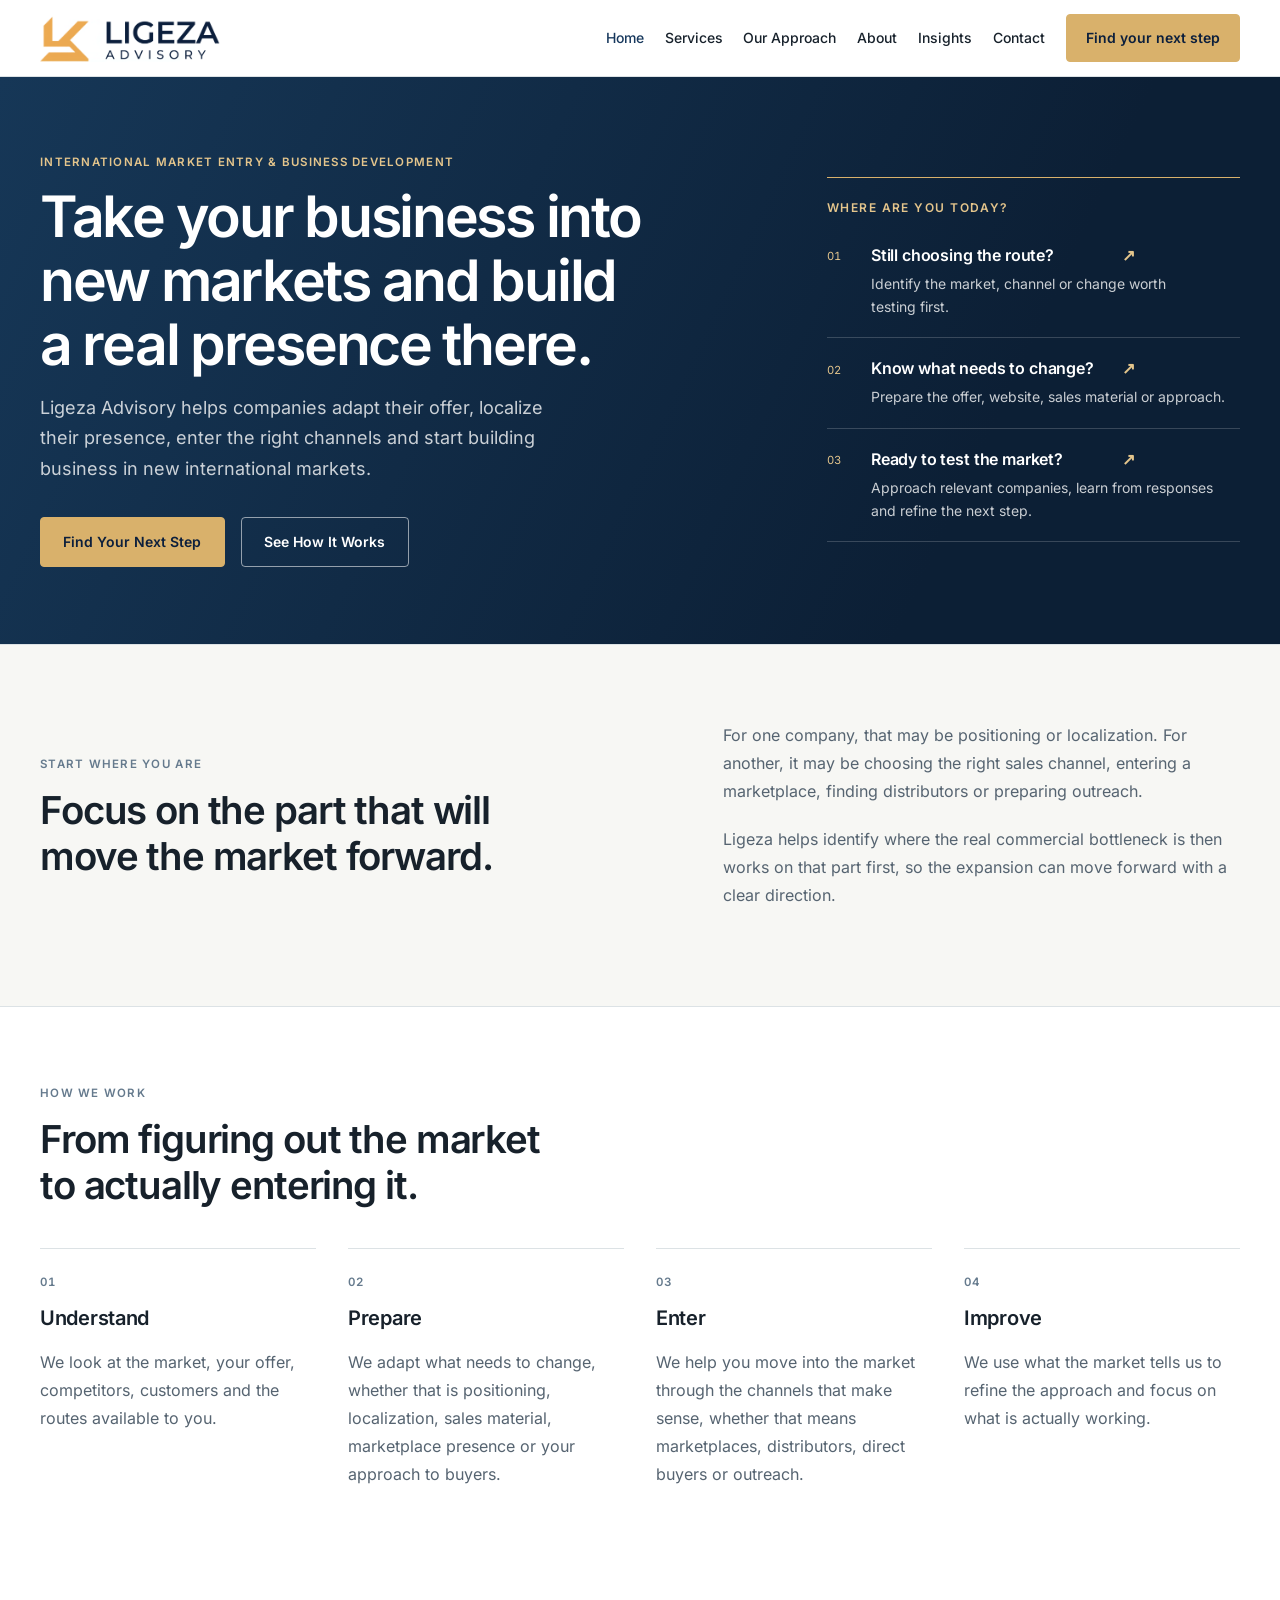
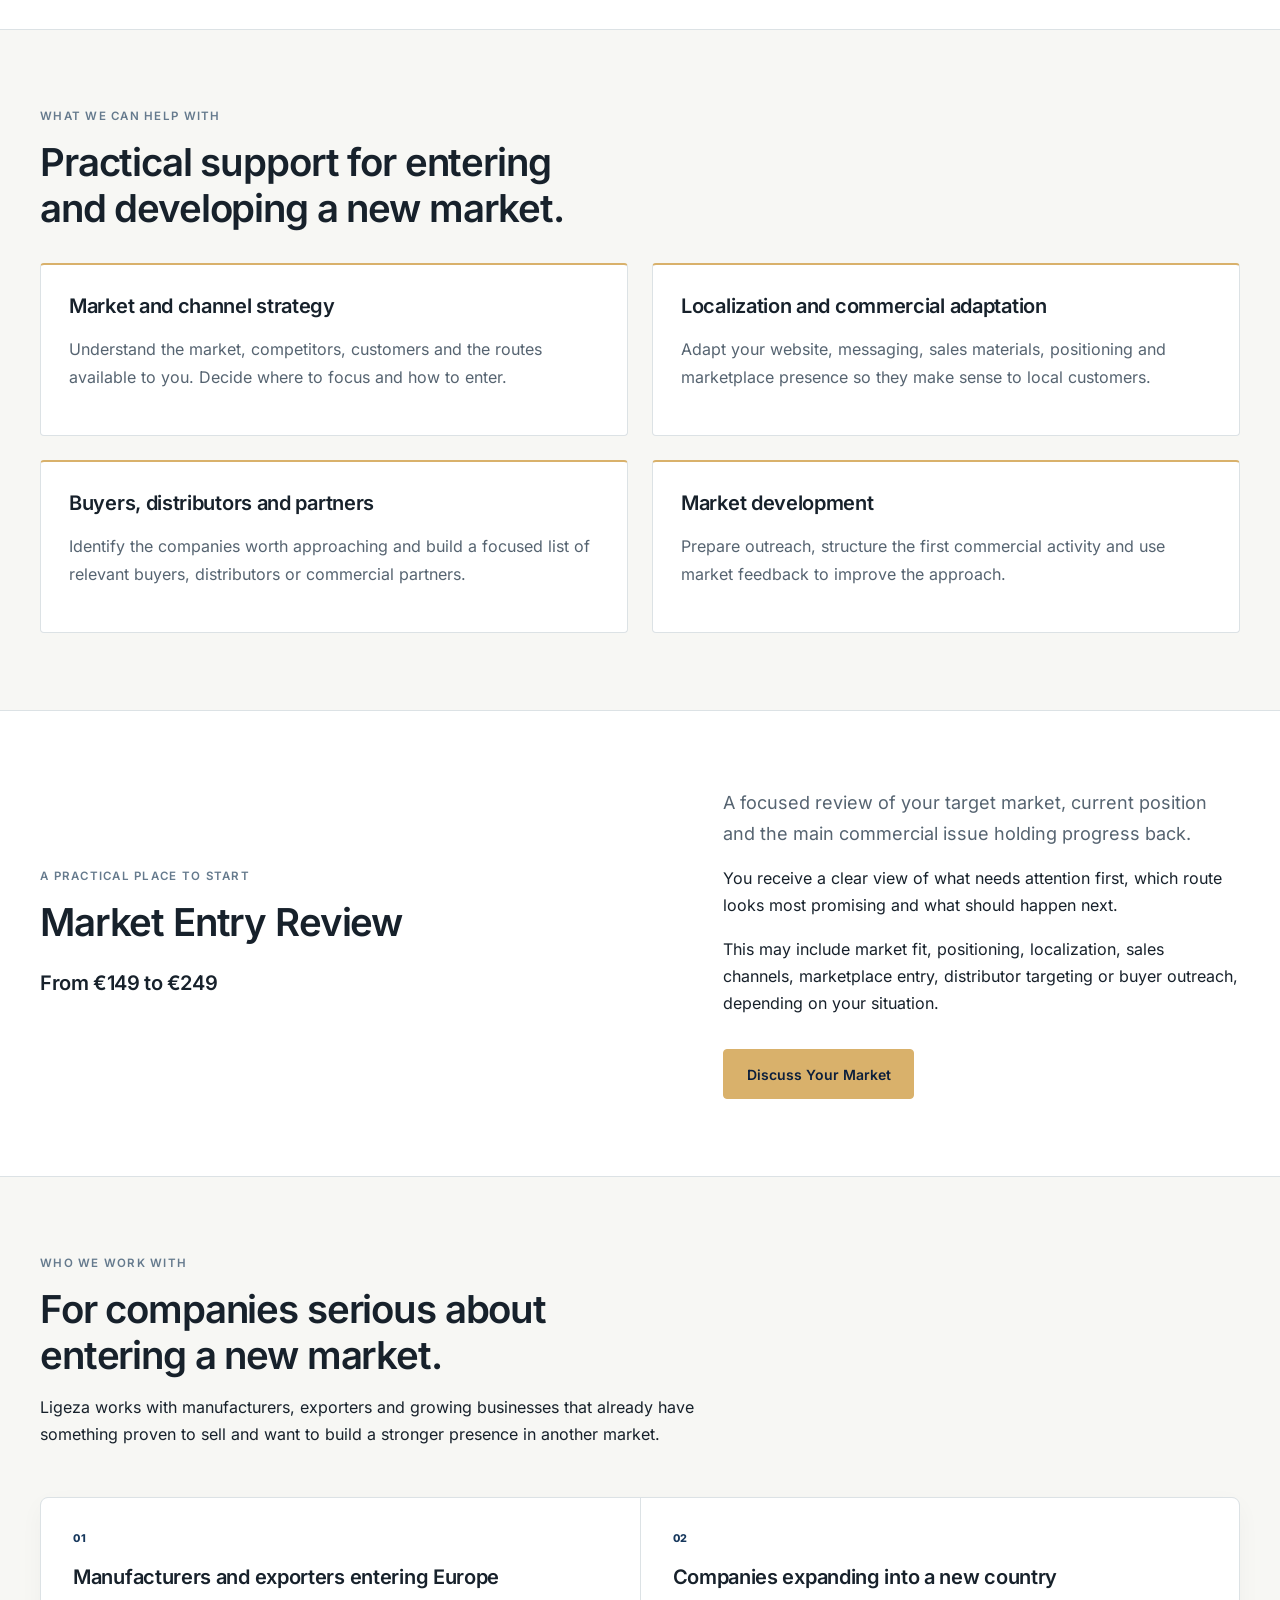
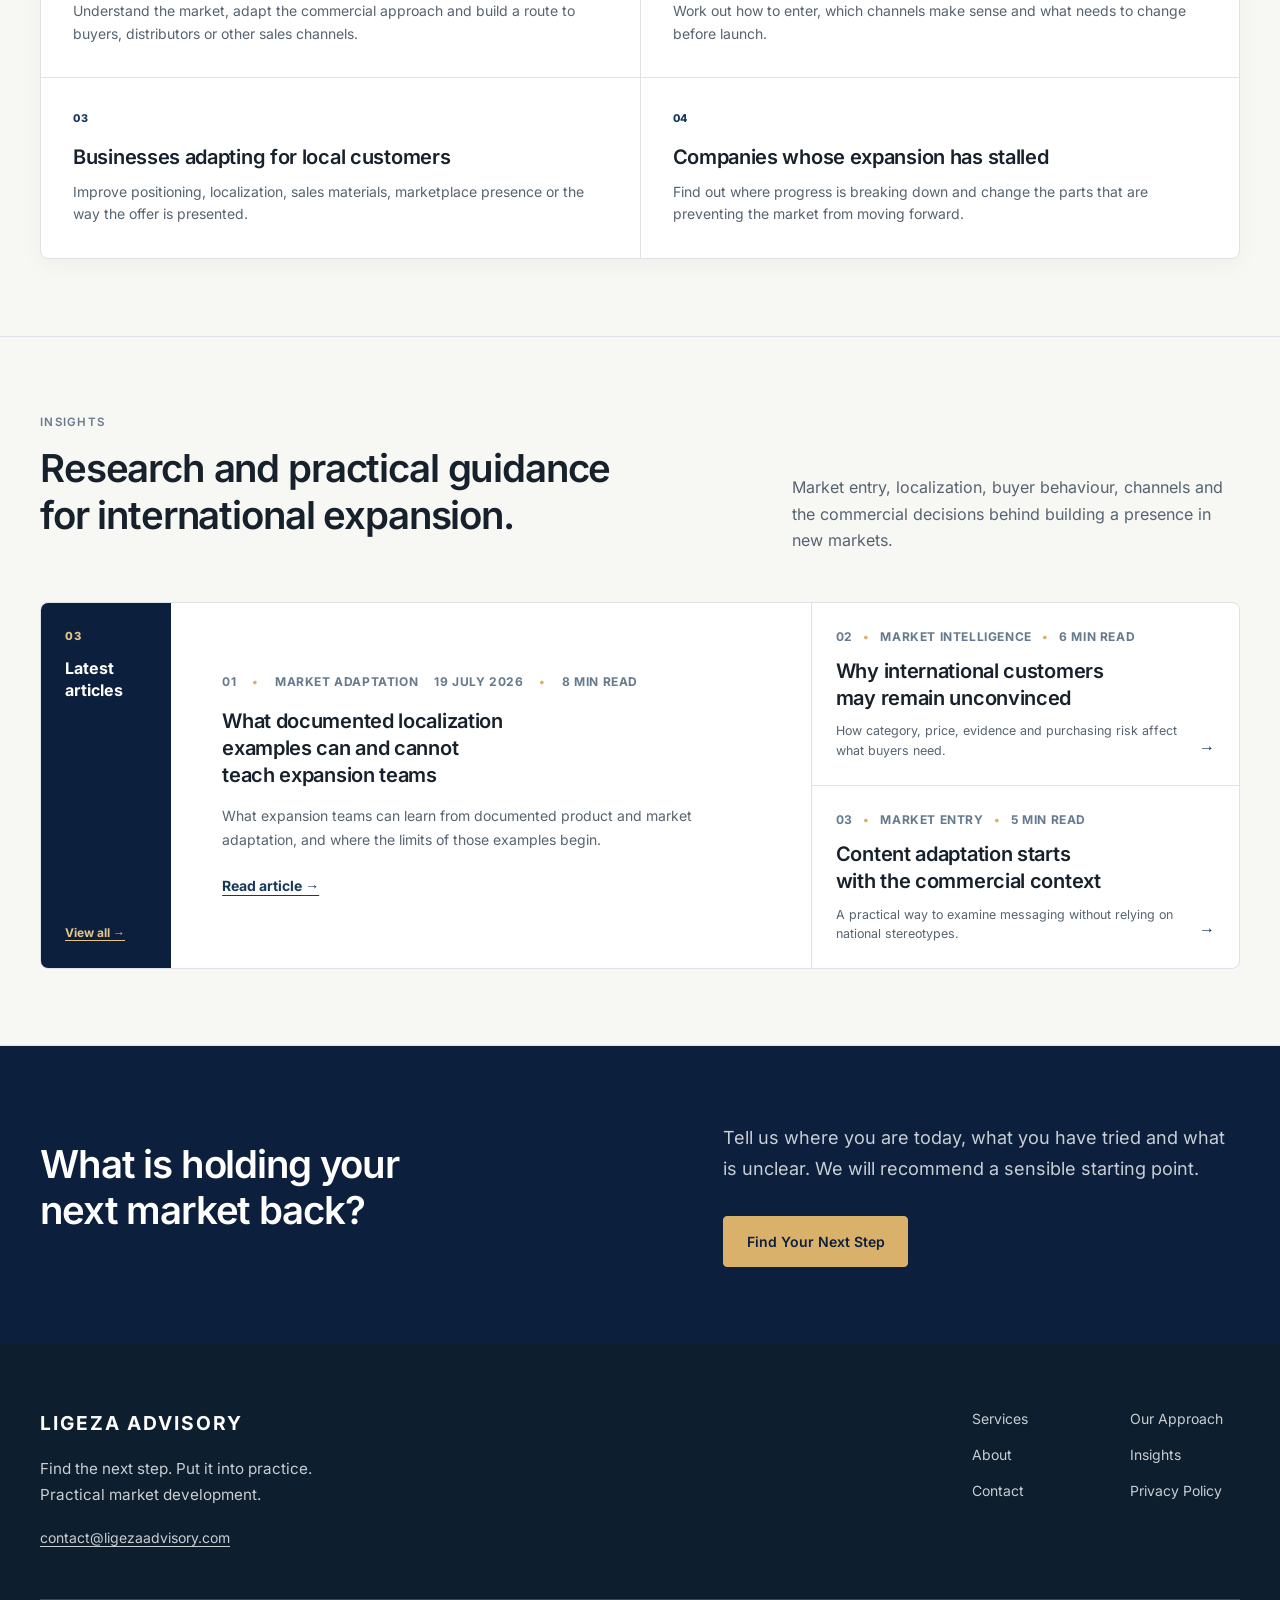
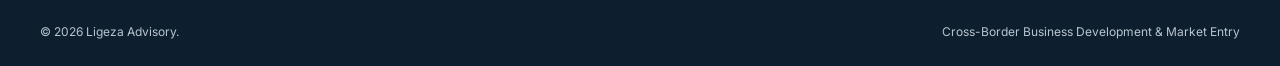
<file: index.html>
<!doctype html>
<html lang="en">
  <head>
    <meta charset="utf-8"/>
    <meta content="width=device-width, initial-scale=1" name="viewport"/>
    <title>International Market Entry &amp; Business Development | Ligeza Advisory</title>
    <meta content="Ligeza Advisory helps companies turn international expansion into a practical commercial process. We identify the right next step for where the business is today, then help execute it." name="description"/>
    <link href="https://ligezaadvisory.com/" rel="canonical"/>
    <meta content="website" property="og:type"/>
    <meta content="International Market Entry &amp; Business Development | Ligeza Advisory" property="og:title"/>
    <meta content="Ligeza Advisory helps companies turn international expansion into a practical commercial process. We identify the right next step for where the business is today, then help execute it." property="og:description"/>
    <meta content="https://ligezaadvisory.com/" property="og:url"/>
    <meta content="https://ligezaadvisory.com/blog/images/blog-hero-global-insights.png" property="og:image"/>
    <link href="logo.png" rel="icon"/>
    <link href="assets/advisory.css?v=20261001-process" rel="stylesheet"/>
    <link href="assets/typography.css?v=20261001-process" rel="stylesheet"/>
    <script type="application/ld+json">{"@context": "https://schema.org", "@type": "ProfessionalService", "name": "Ligeza Advisory", "url": "https://ligezaadvisory.com/", "email": "contact@ligezaadvisory.com", "logo": "https://ligezaadvisory.com/logo.png", "description": "Ligeza Advisory helps companies turn international expansion into a practical commercial process. We identify the right next step for where the business is today, then help execute it.", "knowsAbout": ["Market-entry diagnosis", "Market-entry implementation", "Commercial localization", "Channel preparation", "Buyer and distributor targeting", "Market development"]}</script>
    <noscript><link href="assets/no-script.css" rel="stylesheet"/></noscript>
  </head>
  <body class="home">
    <a class="skip-link" href="#main">Skip to main content</a>
    <header class="nav-bar" id="navbar">
      <div class="container nav-inner">
        <a aria-label="Ligeza Advisory home" class="brand" href="index.html"><strong>LIGEZA ADVISORY</strong><span>Cross-Border Business Development &amp; Market Entry</span></a>
        <nav aria-label="Primary navigation" class="nav-links" id="primary-navigation">
          <a aria-current="page" href="index.html">Home</a>
          <a href="services/index.html">Services</a>
          <a href="markets/index.html">Our Approach</a>
          <a href="about/index.html">About</a>
          <a href="blog/index.html">Insights</a>
          <a href="contact/index.html">Contact</a>
          <a class="btn-nav" href="contact/index.html#enquiry">Find your next step</a>
        </nav>
        <button aria-controls="primary-navigation" aria-expanded="false" aria-label="Open menu" class="hamburger" type="button"><span></span><span></span><span></span></button>
      </div>
    </header>
    <main id="main" tabindex="-1">
      <section class="hero">
        <div class="container hero-grid">
          <div class="hero-copy">
            <p class="eyebrow">International market entry &amp; business development</p>
            <h1>Take your business into new markets and build a real presence there.</h1>
            <p class="lede">Ligeza Advisory helps companies adapt their offer, localize their presence, enter the right channels and start building business in new international markets.</p>
            <div class="button-row">
              <a class="btn-primary" href="contact/index.html#enquiry">Find Your Next Step</a>
              <a class="btn-secondary" href="#how-it-works">See How It Works</a>
            </div>
          </div>
          <aside aria-label="Find support for your current stage" class="hero-outline hero-routes">
            <p class="hero-outline-label">Where are you today?</p>
            <ol>
              <li>
                <span class="hero-index">01</span>
                <div>
                  <h2><a href="services/index.html#market-entry-review">Still choosing the route? <span aria-hidden="true">↗</span></a></h2>
                  <p>Identify the market, channel or change worth testing first.</p>
                </div>
              </li>
              <li>
                <span class="hero-index">02</span>
                <div>
                  <h2><a href="services/index.html#market-entry-implementation">Know what needs to change? <span aria-hidden="true">↗</span></a></h2>
                  <p>Prepare the offer, website, sales material or approach.</p>
                </div>
              </li>
              <li>
                <span class="hero-index">03</span>
                <div>
                  <h2><a href="services/index.html#market-development">Ready to test the market? <span aria-hidden="true">↗</span></a></h2>
                  <p>Approach relevant companies, learn from responses and refine the next step.</p>
                </div>
              </li>
            </ol>
          </aside>
        </div>
      </section>
      <section class="section">
        <div class="container split">
          <div>
            <p class="eyebrow">Start where you are</p>
            <h2>Focus on the part that will move the market forward.</h2>
          </div>
          <div class="editorial-copy">
            <p>For one company, that may be positioning or localization. For another, it may be choosing the right sales channel, entering a marketplace, finding distributors or preparing outreach.</p>
            <p>Ligeza helps identify where the real commercial bottleneck is then works on that part first, so the expansion can move forward with a clear direction.</p>
          </div>
        </div>
      </section>
      <section class="section section--white" id="how-it-works">
        <div class="container">
          <p class="eyebrow">How we work</p>
          <h2>From figuring out the market to actually entering it.</h2>
          <ol class="process-steps">
            <li>
              <span class="eyebrow">01</span>
              <h3>Understand</h3>
              <p>We look at the market, your offer, competitors, customers and the routes available to you.</p>
            </li>
            <li>
              <span class="eyebrow">02</span>
              <h3>Prepare</h3>
              <p>We adapt what needs to change, whether that is positioning, localization, sales material, marketplace presence or your approach to buyers.</p>
            </li>
            <li>
              <span class="eyebrow">03</span>
              <h3>Enter</h3>
              <p>We help you move into the market through the channels that make sense, whether that means marketplaces, distributors, direct buyers or outreach.</p>
            </li>
            <li>
              <span class="eyebrow">04</span>
              <h3>Improve</h3>
              <p>We use what the market tells us to refine the approach and focus on what is actually working.</p>
            </li>
          </ol>
        </div>
      </section>
      <section class="section">
        <div class="container">
          <p class="eyebrow">What we can help with</p>
          <h2>Practical support for entering and developing a new market.</h2>
          <div class="analysis-grid stage-overview support-overview">
            <article>
              <h3>Market and channel strategy</h3>
              <p>Understand the market, competitors, customers and the routes available to you. Decide where to focus and how to enter.</p>
            </article>
            <article>
              <h3>Localization and commercial adaptation</h3>
              <p>Adapt your website, messaging, sales materials, positioning and marketplace presence so they make sense to local customers.</p>
            </article>
            <article>
              <h3>Buyers, distributors and partners</h3>
              <p>Identify the companies worth approaching and build a focused list of relevant buyers, distributors or commercial partners.</p>
            </article>
            <article>
              <h3>Market development</h3>
              <p>Prepare outreach, structure the first commercial activity and use market feedback to improve the approach.</p>
            </article>
          </div>
        </div>
      </section>
      <section class="section section--white">
        <div class="container split">
          <div>
            <p class="eyebrow">A practical place to start</p>
            <h2>Market Entry Review</h2>
            <strong class="price">From €149 to €249</strong>
          </div>
          <div>
            <p class="lede">A focused review of your target market, current position and the main commercial issue holding progress back.</p>
            <p>You receive a clear view of what needs attention first, which route looks most promising and what should happen next.</p>
            <p>This may include market fit, positioning, localization, sales channels, marketplace entry, distributor targeting or buyer outreach, depending on your situation.</p>
            <div class="button-row">
              <a class="btn-primary" href="contact/index.html?service=market-entry-review#enquiry">Discuss Your Market</a>
            </div>
          </div>
        </div>
      </section>
      <section class="section audience-section" id="clients">
        <div class="container">
          <p class="eyebrow">Who we work with</p>
          <h2>For companies serious about entering a new market.</h2>
          <p>Ligeza works with manufacturers, exporters and growing businesses that already have something proven to sell and want to build a stronger presence in another market.</p>
          <div class="audience-grid">
            <article class="audience-card">
              <div class="audience-card__head">
                <span>01</span>
              </div>
              <h3>Manufacturers and exporters entering Europe</h3>
              <p>Understand the market, adapt the commercial approach and build a route to buyers, distributors or other sales channels.</p>
            </article>
            <article class="audience-card">
              <div class="audience-card__head">
                <span>02</span>
              </div>
              <h3>Companies expanding into a new country</h3>
              <p>Work out how to enter, which channels make sense and what needs to change before launch.</p>
            </article>
            <article class="audience-card">
              <div class="audience-card__head">
                <span>03</span>
              </div>
              <h3>Businesses adapting for local customers</h3>
              <p>Improve positioning, localization, sales materials, marketplace presence or the way the offer is presented.</p>
            </article>
            <article class="audience-card">
              <div class="audience-card__head">
                <span>04</span>
              </div>
              <h3>Companies whose expansion has stalled</h3>
              <p>Find out where progress is breaking down and change the parts that are preventing the market from moving forward.</p>
            </article>
          </div>
        </div>
      </section>
      <section class="section insights-section">
        <div class="container">
          <div class="section-heading-row">
            <div>
              <p class="eyebrow">Insights</p>
              <h2>Research and practical guidance for international expansion.</h2>
            </div>
            <p>Market entry, localization, buyer behaviour, channels and the commercial decisions behind building a presence in new markets.</p>
          </div>
          <div class="insights-index">
            <div class="insights-index__rail">
              <span>03</span>
              <strong>Latest<br/>articles</strong>
              <a href="blog/index.html">View all <span aria-hidden="true">→</span></a>
            </div>
            <article class="insights-feature">
              <p class="blog-meta"><span>01</span><span>Market adaptation</span><time datetime="2026-07-19">19 July 2026</time><span>8 min read</span></p>
              <h3><a href="blog/four-localization-examples-beyond-translation.html">What documented localization examples can and cannot teach expansion teams</a></h3>
              <p>What expansion teams can learn from documented product and market adaptation, and where the limits of those examples begin.</p>
              <a class="article-link" href="blog/four-localization-examples-beyond-translation.html">Read article <span aria-hidden="true">→</span></a>
            </article>
            <div class="insights-list">
              <article>
                <p class="blog-meta"><span>02</span><span>Market intelligence</span><span>6 min read</span></p>
                <h3><a href="blog/international-customers-unconvinced.html">Why international customers may remain unconvinced</a></h3>
                <p>How category, price, evidence and purchasing risk affect what buyers need.</p>
                <a aria-label="Read Why international customers may remain unconvinced" href="blog/international-customers-unconvinced.html">→</a>
              </article>
              <article>
                <p class="blog-meta"><span>03</span><span>Market entry</span><span>5 min read</span></p>
                <h3><a href="blog/first-post.html">Content adaptation starts with the commercial context</a></h3>
                <p>A practical way to examine messaging without relying on national stereotypes.</p>
                <a aria-label="Read Content adaptation starts with the commercial context" href="blog/first-post.html">→</a>
              </article>
            </div>
          </div>
        </div>
      </section>
      <section class="section section--dark">
        <div class="container split">
          <div>
            <h2>What is holding your next market back?</h2>
          </div>
          <div>
            <p class="lede">Tell us where you are today, what you have tried and what is unclear. We will recommend a sensible starting point.</p>
            <div class="button-row">
              <a class="btn-primary" href="contact/index.html#enquiry">Find Your Next Step</a>
            </div>
          </div>
        </div>
      </section>
    </main>
    <footer class="site-footer">
      <div class="container">
        <div class="footer-inner">
          <div class="footer-identity">
            <a class="footer-brand" href="index.html">LIGEZA ADVISORY</a>
            <p>Find the next step. Put it into practice.<br/>Practical market development.</p>
            <a class="footer-email" href="mailto:contact@ligezaadvisory.com">contact@ligezaadvisory.com</a>
          </div>
          <nav aria-label="Footer navigation" class="footer-links">
            <a href="services/index.html">Services</a>
            <a href="markets/index.html">Our Approach</a>
<a href="about/index.html">About</a>
            <a href="blog/index.html">Insights</a>
            <a href="contact/index.html">Contact</a>
            <a href="privacy/index.html">Privacy Policy</a>
          </nav>
        </div>
        <div class="footer-bottom">
          <span>© <span id="year"></span> Ligeza Advisory.</span>
          <span>Cross-Border Business Development &amp; Market Entry</span>
        </div>
      </div>
    </footer>
    <script defer="" src="assets/site.js?v=20260929-2"></script>
  </body>
</html>
</file>
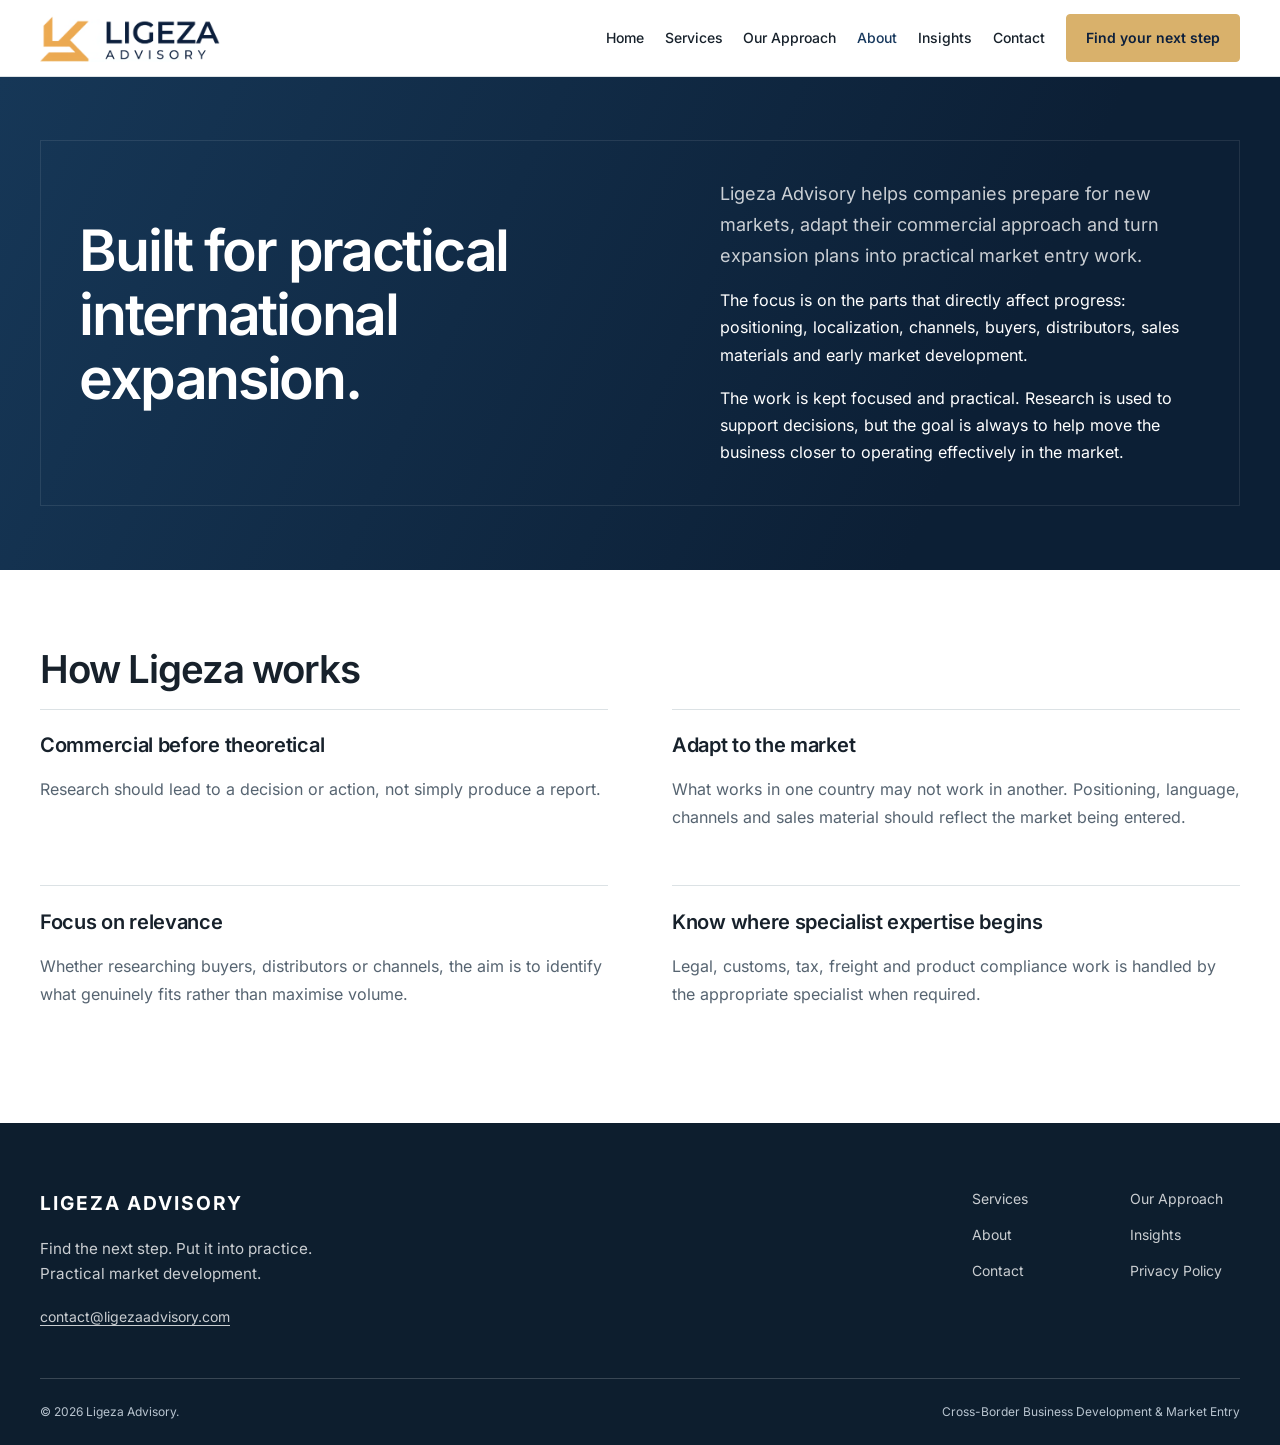
<file: about/index.html>
<!doctype html>
<html lang="en">
  <head>
    <meta charset="utf-8"/>
    <meta content="width=device-width,initial-scale=1" name="viewport"/>
    <title>About Ligeza Advisory | Ligeza Advisory</title>
    <meta content="Ligeza Advisory helps companies turn international expansion into a practical commercial process. We identify the right next step for where the business is today, then help execute it." name="description"/>
    <link href="https://ligezaadvisory.com/about/" rel="canonical"/>
    <meta content="About Ligeza Advisory | Ligeza Advisory" property="og:title"/>
    <meta content="Ligeza Advisory helps companies turn international expansion into a practical commercial process. We identify the right next step for where the business is today, then help execute it." property="og:description"/>
    <link href="../logo.png" rel="icon"/>
    <link href="../assets/advisory.css?v=20261001-process" rel="stylesheet"/>
    <link href="../assets/typography.css?v=20261001-process" rel="stylesheet"/>
    <meta content="https://ligezaadvisory.com/about/" property="og:url"/>
    <meta content="Ligeza Advisory" property="og:site_name"/>
    <noscript><link href="../assets/no-script.css" rel="stylesheet"/></noscript>
    <meta property="og:type" content="website"/>
  </head>
  <body>
    <a class="skip-link" href="#main">Skip to main content</a>
    <header class="nav-bar" id="navbar">
      <div class="container nav-inner">
        <a class="brand" href="../index.html"><strong>LIGEZA ADVISORY</strong><span>Cross-Border Business Development &amp; Market Entry</span></a>
        <nav aria-label="Primary navigation" class="nav-links" id="primary-navigation">
          <a href="../index.html">Home</a>
          <a href="../services/index.html">Services</a>
          <a href="../markets/index.html">Our Approach</a>
          <a aria-current="page" href="../about/index.html">About</a>
          <a href="../blog/index.html">Insights</a>
          <a href="../contact/index.html">Contact</a>
          <a class="btn-nav" href="../contact/index.html#enquiry">Find your next step</a>
        </nav>
        <button aria-controls="primary-navigation" aria-expanded="false" aria-label="Open menu" class="hamburger" type="button"><span></span><span></span><span></span></button>
      </div>
    </header>
    <main id="main" tabindex="-1">
      <section class="page-hero page-hero--editorial">
        <div class="container split">
          <div>
            <h1>Built for practical international expansion.</h1>
          </div>
          <div>
            <p class="lede">Ligeza Advisory helps companies prepare for new markets, adapt their commercial approach and turn expansion plans into practical market entry work.</p>
            <p>The focus is on the parts that directly affect progress: positioning, localization, channels, buyers, distributors, sales materials and early market development.</p>
            <p>The work is kept focused and practical. Research is used to support decisions, but the goal is always to help move the business closer to operating effectively in the market.</p>
          </div>
        </div>
      </section>
      <section class="section section--white" id="page-content">
        <div class="container">
          <h2>How Ligeza works</h2>
          <div class="analysis-grid">
            <article>
              <h3>Commercial before theoretical</h3>
              <p>Research should lead to a decision or action, not simply produce a report.</p>
            </article>
            <article>
              <h3>Adapt to the market</h3>
              <p>What works in one country may not work in another. Positioning, language, channels and sales material should reflect the market being entered.</p>
            </article>
            <article>
              <h3>Focus on relevance</h3>
              <p>Whether researching buyers, distributors or channels, the aim is to identify what genuinely fits rather than maximise volume.</p>
            </article>
            <article>
              <h3>Know where specialist expertise begins</h3>
              <p>Legal, customs, tax, freight and product compliance work is handled by the appropriate specialist when required.</p>
            </article>
          </div>
        </div>
      </section>
    </main>
    <footer class="site-footer">
      <div class="container">
        <div class="footer-inner">
          <div class="footer-identity">
            <a class="footer-brand" href="../index.html">LIGEZA ADVISORY</a>
            <p>Find the next step. Put it into practice.<br/>Practical market development.</p>
            <a class="footer-email" href="mailto:contact@ligezaadvisory.com">contact@ligezaadvisory.com</a>
          </div>
          <nav aria-label="Footer navigation" class="footer-links">
            <a href="../services/index.html">Services</a>
            <a href="../markets/index.html">Our Approach</a>
<a href="../about/index.html">About</a>
            <a href="../blog/index.html">Insights</a>
            <a href="../contact/index.html">Contact</a>
            <a href="../privacy/index.html">Privacy Policy</a>
          </nav>
        </div>
        <div class="footer-bottom">
          <span>© <span id="year"></span> Ligeza Advisory.</span>
          <span>Cross-Border Business Development &amp; Market Entry</span>
        </div>
      </div>
    </footer>
    <script defer="" src="../assets/site.js?v=20260929-2"></script>
  </body>
</html>
</file>
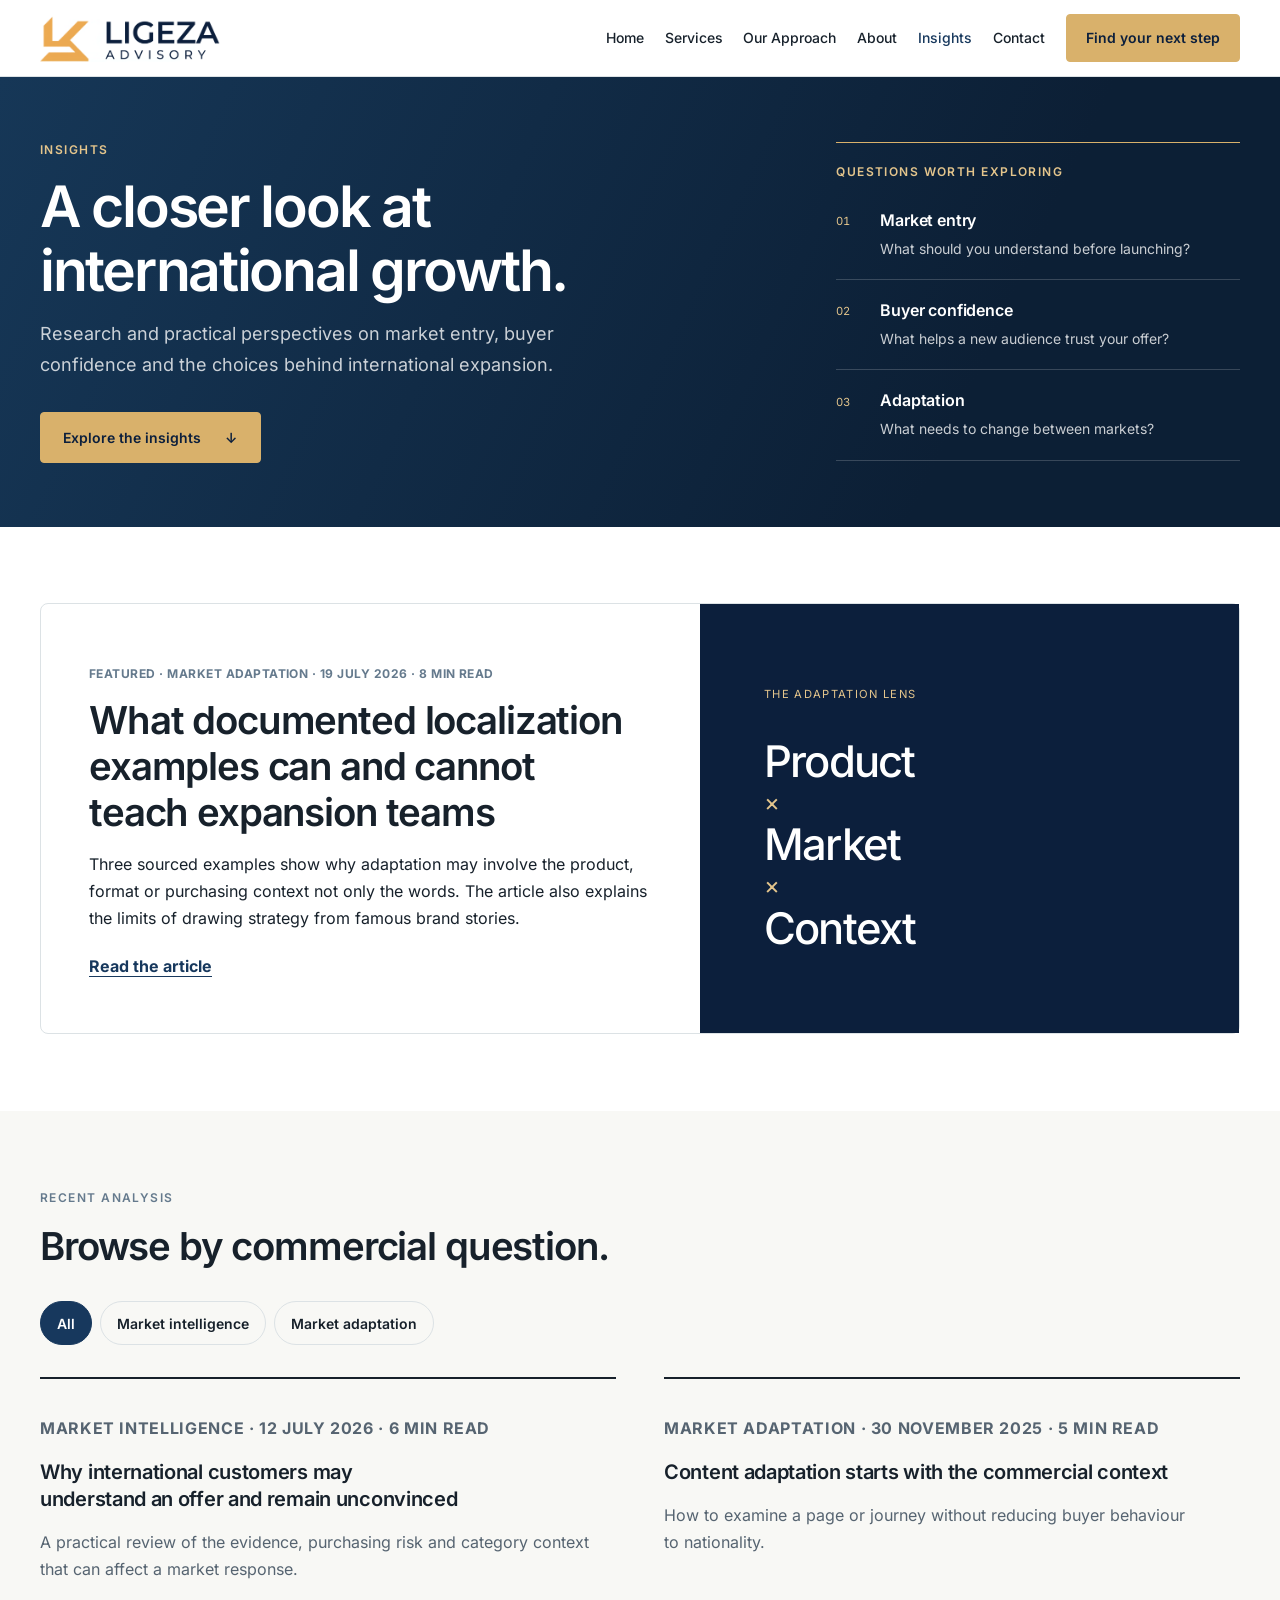
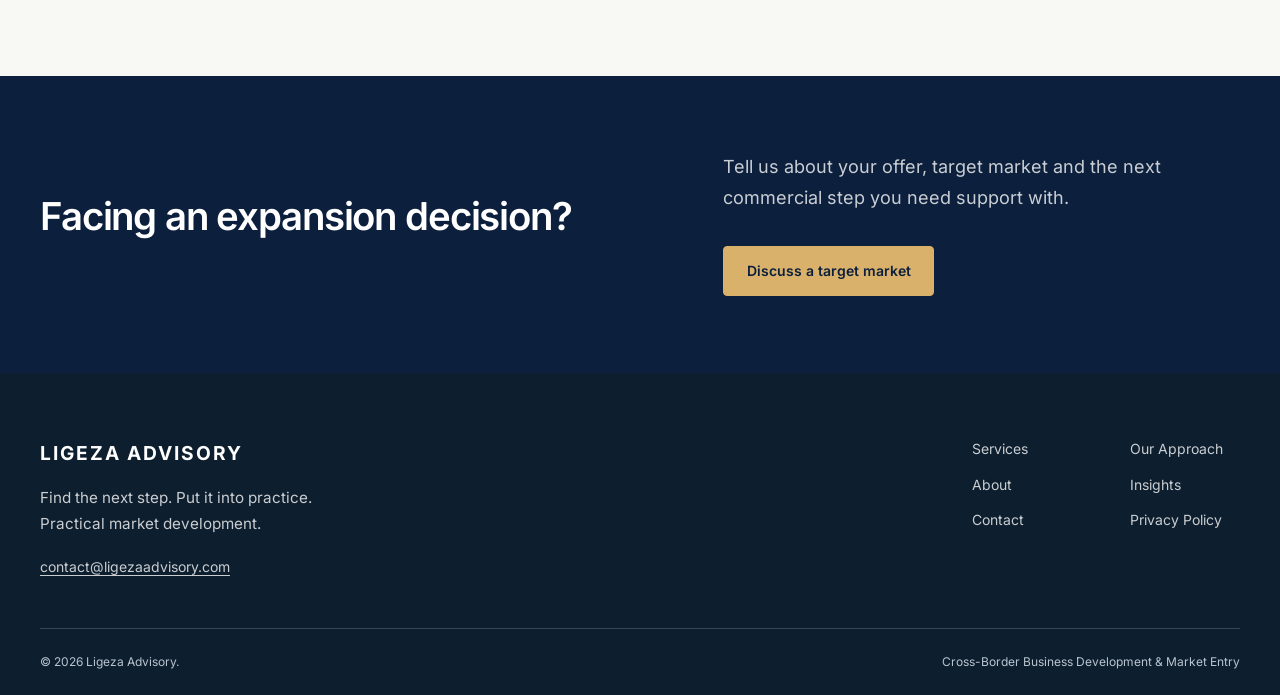
<file: blog/index.html>
<!doctype html>
<html lang="en">
  <head>
    <meta charset="utf-8"/>
    <meta content="width=device-width,initial-scale=1" name="viewport"/>
    <title>Market Expansion Insights | Ligeza Advisory</title>
    <meta content="Research, analysis and practical guidance for companies evaluating, entering or improving performance in international markets." name="description"/>
    <link href="https://ligezaadvisory.com/blog/" rel="canonical"/>
    <meta content="Market Expansion Insights | Ligeza Advisory" property="og:title"/>
    <meta content="Research and practical guidance for international market decisions." property="og:description"/>
    <link href="../logo.png" rel="icon"/>
    <link href="../assets/advisory.css?v=20261001-process" rel="stylesheet"/>
    <link href="../assets/typography.css?v=20261001-process" rel="stylesheet"/>
    <meta content="https://ligezaadvisory.com/blog/" property="og:url"/>
    <meta content="Ligeza Advisory" property="og:site_name"/>
    <noscript><link href="../assets/no-script.css" rel="stylesheet"/></noscript>
    <meta property="og:type" content="website"/>
  </head>
  <body>
    <a class="skip-link" href="#main">Skip to main content</a>
    <header class="nav-bar" id="navbar">
      <div class="container nav-inner">
        <a class="brand" href="../index.html"><strong>LIGEZA ADVISORY</strong><span>Cross-Border Business Development &amp; Market Entry</span></a>
        <nav aria-label="Primary navigation" class="nav-links" id="primary-navigation">
          <a href="../index.html">Home</a>
          <a href="../services/index.html">Services</a>
          <a href="../markets/index.html">Our Approach</a>
          <a href="../about/index.html">About</a>
          <a aria-current="page" href="../blog/index.html">Insights</a>
          <a href="../contact/index.html">Contact</a>
          <a class="btn-nav" href="../contact/index.html#enquiry">Find your next step</a>
        </nav>
        <button aria-controls="primary-navigation" aria-expanded="false" aria-label="Open menu" class="hamburger" type="button"><span></span><span></span><span></span></button>
      </div>
    </header>
    <main id="main" tabindex="-1">
      <section class="page-hero page-hero--editorial">
        <div class="container page-hero-grid">
          <div class="page-hero-copy">
            <p class="eyebrow">Insights</p>
            <h1>A closer look at international growth.</h1>
            <p class="lede">Research and practical perspectives on market entry, buyer confidence and the choices behind international expansion.</p>
            <div class="button-row">
              <a class="btn-primary" href="#page-content">Explore the insights <span aria-hidden="true">↓</span></a>
            </div>
          </div>
          <aside aria-label="Questions worth exploring" class="hero-outline">
            <p class="hero-outline-label">Questions worth exploring</p>
            <ol>
              <li>
                <span class="hero-index">01</span>
                <div>
                  <h2>Market entry</h2>
                  <p>What should you understand before launching?</p>
                </div>
              </li>
              <li>
                <span class="hero-index">02</span>
                <div>
                  <h2>Buyer confidence</h2>
                  <p>What helps a new audience trust your offer?</p>
                </div>
              </li>
              <li>
                <span class="hero-index">03</span>
                <div>
                  <h2>Adaptation</h2>
                  <p>What needs to change between markets?</p>
                </div>
              </li>
            </ol>
          </aside>
        </div>
      </section>
      <section class="section section--white" id="page-content">
        <div class="container">
          <article class="featured-insight">
            <div>
              <p class="meta">Featured · Market adaptation · 19 July 2026 · 8 min read</p>
              <h2>What documented localization examples can and cannot teach expansion teams</h2>
              <p>Three sourced examples show why adaptation may involve the product, format or purchasing context not only the words. The article also explains the limits of drawing strategy from famous brand stories.</p>
              <a class="text-link" href="../blog/four-localization-examples-beyond-translation.html">Read the article</a>
            </div>
            <div aria-hidden="true" class="feature-visual">
              <div class="feature-framework">
                <span class="feature-caption">The adaptation lens</span>
                <strong>Product</strong>
                <span aria-hidden="true" class="feature-connector">×</span>
                <strong>Market</strong>
                <span aria-hidden="true" class="feature-connector">×</span>
                <strong>Context</strong>
              </div>
            </div>
          </article>
        </div>
      </section>
      <section class="section">
        <div class="container">
          <p class="eyebrow">Recent analysis</p>
          <h2>Browse by commercial question.</h2>
          <div aria-label="Filter insights by category" class="filters" role="group">
            <button aria-pressed="true" class="filter" data-filter="all" type="button">All</button>
            <button aria-pressed="false" class="filter" data-filter="market-intelligence" type="button">Market intelligence</button>
            <button aria-pressed="false" class="filter" data-filter="market-adaptation" type="button">Market adaptation</button>
          </div>
          <div class="article-grid" id="articles">
            <article class="insight-card article-card" data-category="market-intelligence">
              <p class="meta">Market intelligence · 12 July 2026 · 6 min read</p>
              <h3><a href="../blog/international-customers-unconvinced.html">Why international customers may understand an offer and remain unconvinced</a></h3>
              <p>A practical review of the evidence, purchasing risk and category context that can affect a market response.</p>
            </article>
            <article class="insight-card article-card" data-category="market-adaptation">
              <p class="meta">Market adaptation · 30 November 2025 · 5 min read</p>
              <h3><a href="../blog/first-post.html">Content adaptation starts with the commercial context</a></h3>
              <p>How to examine a page or journey without reducing buyer behaviour to nationality.</p>
            </article>
          </div>
        </div>
      </section>
      <section class="section section--dark">
        <div class="container split">
          <div>
            <h2>Facing an expansion decision?</h2>
          </div>
          <div>
            <p class="lede">Tell us about your offer, target market and the next commercial step you need support with.</p>
            <div class="button-row">
              <a class="btn-primary" href="../contact/index.html">Discuss a target market</a>
            </div>
          </div>
        </div>
      </section>
    </main>
    <footer class="site-footer">
      <div class="container">
        <div class="footer-inner">
          <div class="footer-identity">
            <a class="footer-brand" href="../index.html">LIGEZA ADVISORY</a>
            <p>Find the next step. Put it into practice.<br/>Practical market development.</p>
            <a class="footer-email" href="mailto:contact@ligezaadvisory.com">contact@ligezaadvisory.com</a>
          </div>
          <nav aria-label="Footer navigation" class="footer-links">
            <a href="../services/index.html">Services</a>
            <a href="../markets/index.html">Our Approach</a>
<a href="../about/index.html">About</a>
            <a href="../blog/index.html">Insights</a>
            <a href="../contact/index.html">Contact</a>
            <a href="../privacy/index.html">Privacy Policy</a>
          </nav>
        </div>
        <div class="footer-bottom">
          <span>© <span id="year"></span> Ligeza Advisory.</span>
          <span>Cross-Border Business Development &amp; Market Entry</span>
        </div>
      </div>
    </footer>
    <script defer="" src="../assets/site.js?v=20260929-2"></script>
  </body>
</html>
</file>
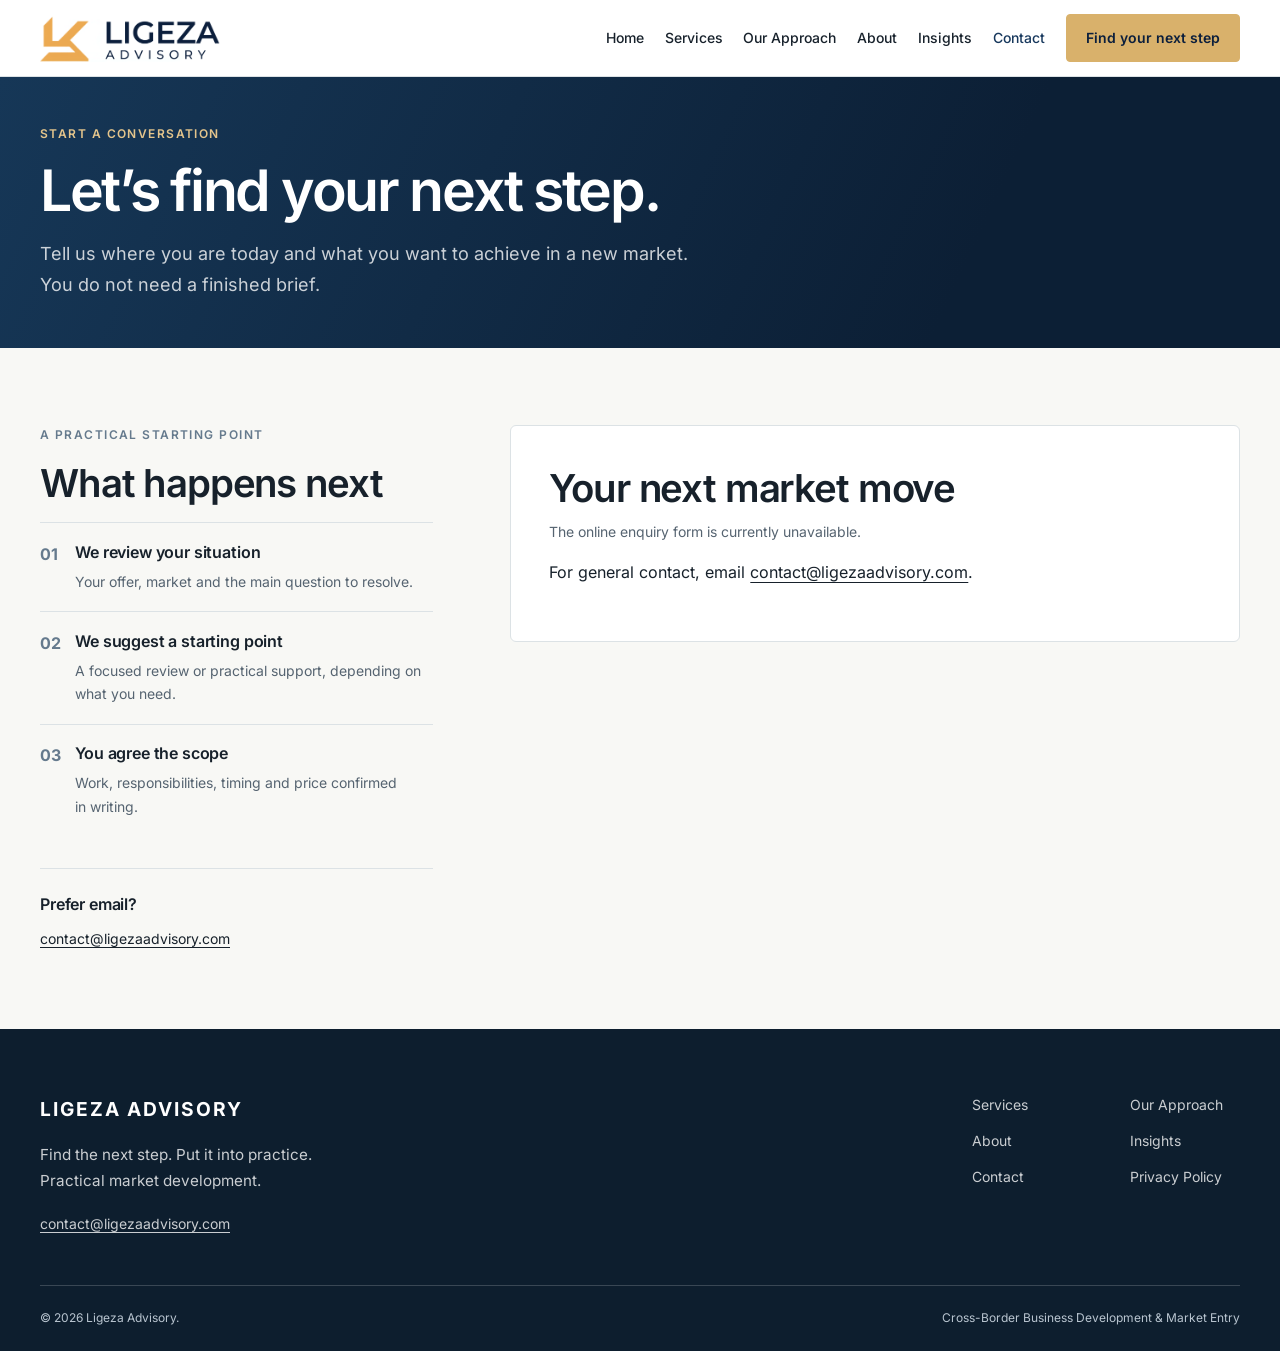
<file: contact/index.html>
<!doctype html>
<html lang="en">
  <head>
    <meta charset="utf-8"/>
    <meta content="width=device-width,initial-scale=1" name="viewport"/>
    <title>Find Your Next Market-Entry Step | Ligeza Advisory</title>
    <meta content="Tell us where you are, what is blocking international progress and what you want to achieve next." name="description"/>
    <link href="https://ligezaadvisory.com/contact/" rel="canonical"/>
    <meta content="Find Your Next Market-Entry Step | Ligeza Advisory" property="og:title"/>
    <meta content="Tell us where you are, what is blocking international progress and what you want to achieve next." property="og:description"/>
    <link href="../logo.png" rel="icon"/>
    <link href="../assets/advisory.css?v=20261001-process" rel="stylesheet"/>
    <link href="../assets/typography.css?v=20261001-process" rel="stylesheet"/>
    <meta content="https://ligezaadvisory.com/contact/" property="og:url"/>
    <meta content="Ligeza Advisory" property="og:site_name"/>
    <noscript><link href="../assets/no-script.css" rel="stylesheet"/></noscript>
    <meta property="og:type" content="website"/>
  </head>
  <body class="contact-page">
    <a class="skip-link" href="#main">Skip to main content</a>
    <header class="nav-bar" id="navbar">
      <div class="container nav-inner">
        <a class="brand" href="../index.html"><strong>LIGEZA ADVISORY</strong><span>Cross-Border Business Development &amp; Market Entry</span></a>
        <nav aria-label="Primary navigation" class="nav-links" id="primary-navigation">
          <a href="../index.html">Home</a>
          <a href="../services/index.html">Services</a>
          <a href="../markets/index.html">Our Approach</a>
          <a href="../about/index.html">About</a>
          <a href="../blog/index.html">Insights</a>
          <a aria-current="page" href="../contact/index.html">Contact</a>
          <a class="btn-nav" href="../contact/index.html#enquiry">Find your next step</a>
        </nav>
        <button aria-controls="primary-navigation" aria-expanded="false" aria-label="Open menu" class="hamburger" type="button"><span></span><span></span><span></span></button>
      </div>
    </header>
    <main id="main" tabindex="-1">
      <section class="page-hero contact-intro">
        <div class="container">
          <p class="eyebrow">Start a conversation</p>
          <h1>Let’s find your next step.</h1>
          <p class="lede">Tell us where you are today and what you want to achieve in a new market. You do not need a finished brief.</p>
        </div>
      </section>
      <section class="section" id="enquiry">
        <div class="container enquiry-layout">
          <aside class="enquiry-context">
            <p class="eyebrow">A practical starting point</p>
            <h2>What happens next</h2>
            <ol class="steps">
              <li>
                <div>
                  <h3>We review your situation</h3>
                  <p>Your offer, market and the main question to resolve.</p>
                </div>
              </li>
              <li>
                <div>
                  <h3>We suggest a starting point</h3>
                  <p>A focused review or practical support, depending on what you need.</p>
                </div>
              </li>
              <li>
                <div>
                  <h3>You agree the scope</h3>
                  <p>Work, responsibilities, timing and price confirmed in writing.</p>
                </div>
              </li>
            </ol>
            <div class="enquiry-direct">
              <h3>Prefer email?</h3>
              <a href="mailto:contact@ligezaadvisory.com">contact@ligezaadvisory.com</a>
            </div>
          </aside>
          <div class="enquiry-form-panel">
            <h2>Your next market move</h2>
            <p class="form-intro">The online enquiry form is currently unavailable.</p>
            <p>For general contact, email <a href="mailto:contact@ligezaadvisory.com">contact@ligezaadvisory.com</a>.</p>
          </div>
        </div>
      </section>
    </main>
    <footer class="site-footer">
      <div class="container">
        <div class="footer-inner">
          <div class="footer-identity">
            <a class="footer-brand" href="../index.html">LIGEZA ADVISORY</a>
            <p>Find the next step. Put it into practice.<br/>Practical market development.</p>
            <a class="footer-email" href="mailto:contact@ligezaadvisory.com">contact@ligezaadvisory.com</a>
          </div>
          <nav aria-label="Footer navigation" class="footer-links">
            <a href="../services/index.html">Services</a>
            <a href="../markets/index.html">Our Approach</a>
<a href="../about/index.html">About</a>
            <a href="../blog/index.html">Insights</a>
            <a href="../contact/index.html">Contact</a>
            <a href="../privacy/index.html">Privacy Policy</a>
          </nav>
        </div>
        <div class="footer-bottom">
          <span>© <span id="year"></span> Ligeza Advisory.</span>
          <span>Cross-Border Business Development &amp; Market Entry</span>
        </div>
      </div>
    </footer>
    <script defer="" src="../assets/site.js?v=20260929-2"></script>
  </body>
</html>
</file>
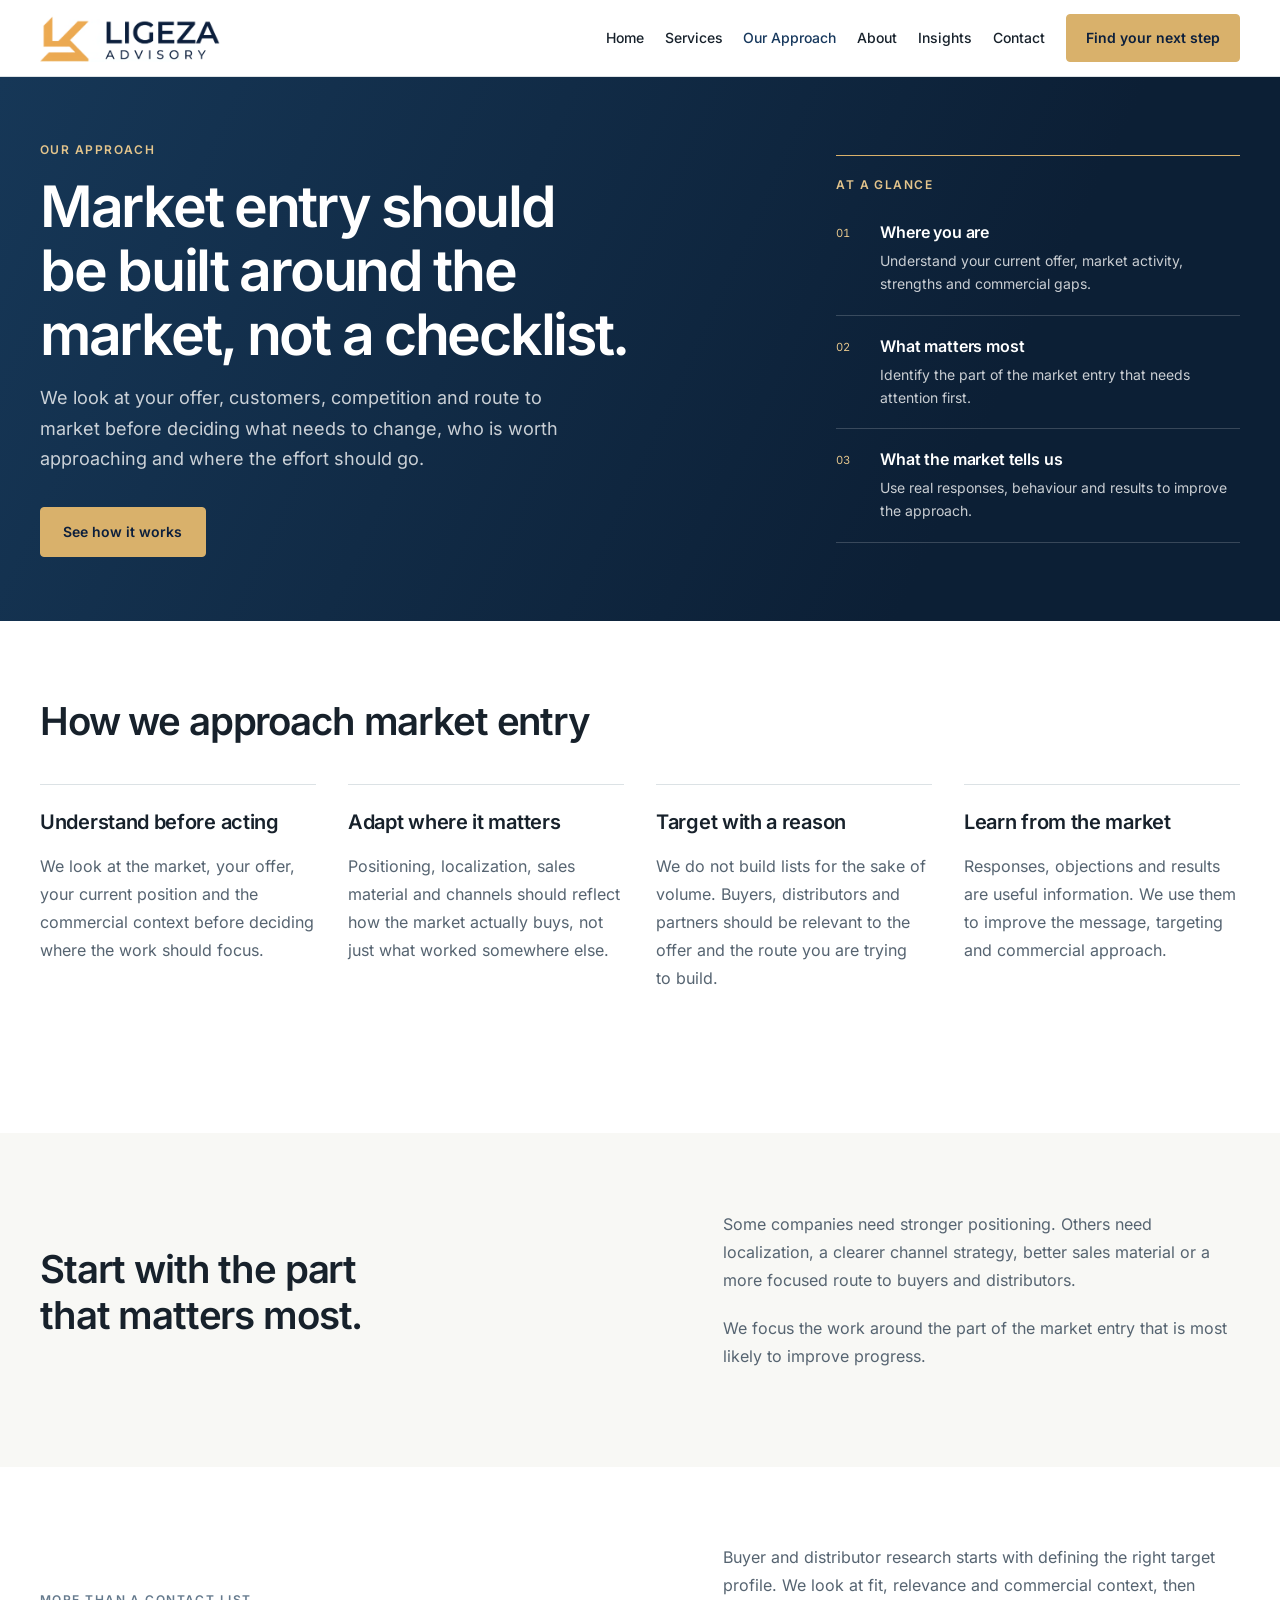
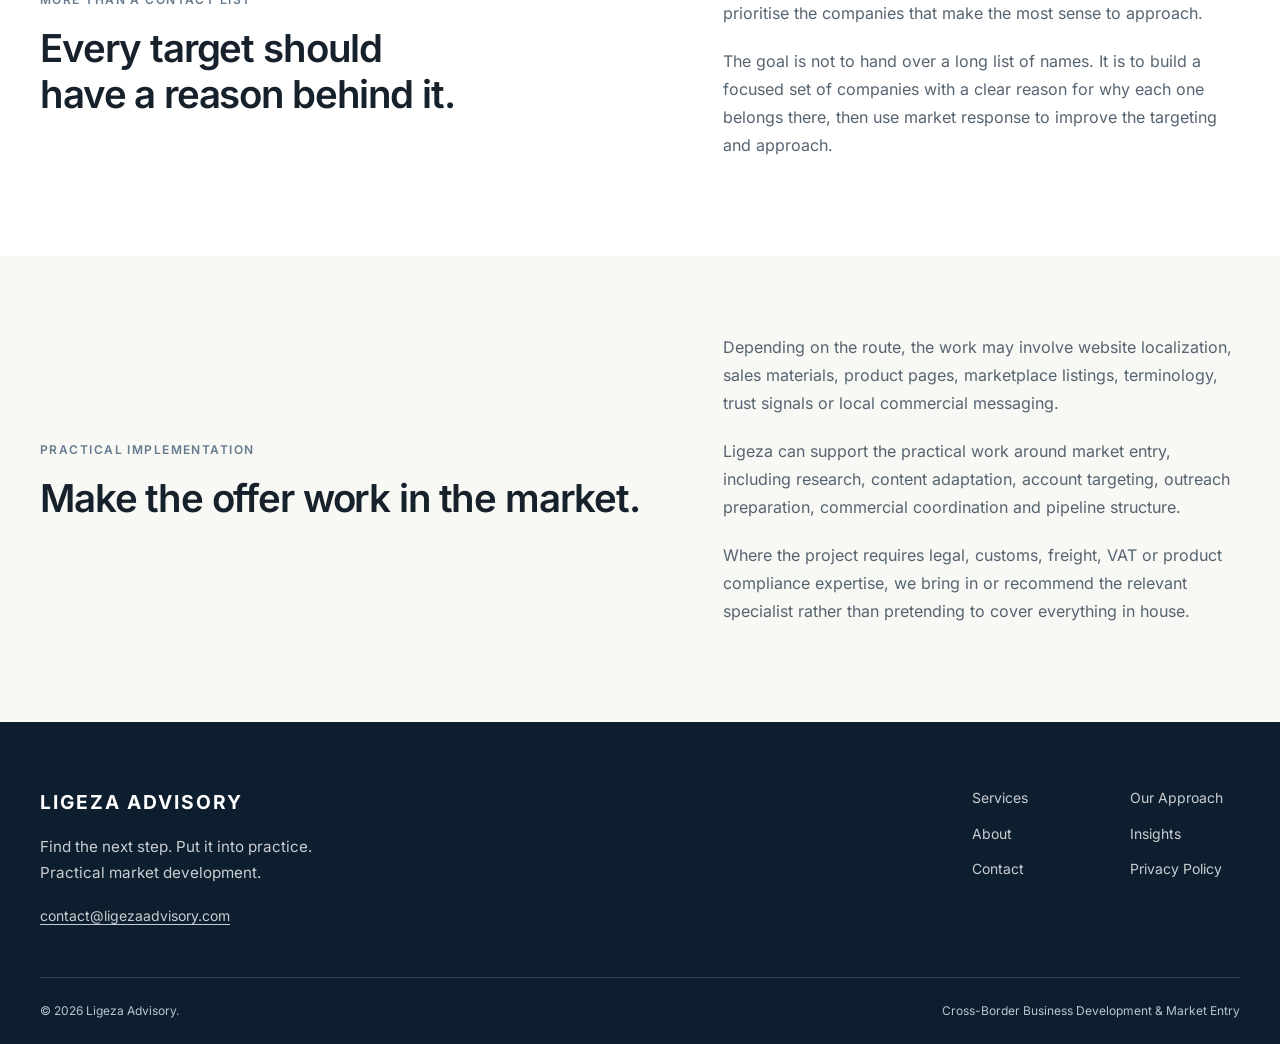
<file: markets/index.html>
<!doctype html>
<html lang="en">
  <head>
    <meta charset="utf-8"/>
    <meta content="width=device-width,initial-scale=1" name="viewport"/>
    <title>Our Approach | Ligeza Advisory</title>
    <meta content="Diagnose, choose the route, test and scale: practical international market-entry support shaped by your current situation." name="description"/>
    <link href="https://ligezaadvisory.com/markets/" rel="canonical"/>
    <meta content="Our Approach | Ligeza Advisory" property="og:title"/>
    <meta content="Diagnose, choose the route, test and scale: practical international market-entry support shaped by your current situation." property="og:description"/>
    <link href="../logo.png" rel="icon"/>
    <link href="../assets/advisory.css?v=20261001-process" rel="stylesheet"/>
    <link href="../assets/typography.css?v=20261001-process" rel="stylesheet"/>
    <meta content="https://ligezaadvisory.com/markets/" property="og:url"/>
    <meta content="Ligeza Advisory" property="og:site_name"/>
    <noscript><link href="../assets/no-script.css" rel="stylesheet"/></noscript>
    <meta property="og:type" content="website"/>
  </head>
  <body>
    <a class="skip-link" href="#main">Skip to main content</a>
    <header class="nav-bar" id="navbar">
      <div class="container nav-inner">
        <a class="brand" href="../index.html"><strong>LIGEZA ADVISORY</strong><span>Cross-Border Business Development &amp; Market Entry</span></a>
        <nav aria-label="Primary navigation" class="nav-links" id="primary-navigation">
          <a href="../index.html">Home</a>
          <a href="../services/index.html">Services</a>
          <a aria-current="page" href="../markets/index.html">Our Approach</a>
          <a href="../about/index.html">About</a>
          <a href="../blog/index.html">Insights</a>
          <a href="../contact/index.html">Contact</a>
          <a class="btn-nav" href="../contact/index.html#enquiry">Find your next step</a>
        </nav>
        <button aria-controls="primary-navigation" aria-expanded="false" aria-label="Open menu" class="hamburger" type="button"><span></span><span></span><span></span></button>
      </div>
    </header>
    <main id="main" tabindex="-1">
      <section class="page-hero page-hero--editorial">
        <div class="container page-hero-grid">
          <div class="page-hero-copy">
            <p class="eyebrow">Our approach</p>
            <h1>Market entry should be built around the market, not a checklist.</h1>
            <p class="lede">We look at your offer, customers, competition and route to market before deciding what needs to change, who is worth approaching and where the effort should go.</p>
            <div class="button-row">
              <a class="btn-primary" href="#how-it-works">See how it works</a>
            </div>
          </div>
          <aside aria-label="At a glance" class="hero-outline">
            <p class="hero-outline-label">At a glance</p>
            <ol>
              <li>
                <span class="hero-index">01</span>
                <div>
                  <h2>Where you are</h2>
                  <p>Understand your current offer, market activity, strengths and commercial gaps.</p>
                </div>
              </li>
              <li>
                <span class="hero-index">02</span>
                <div>
                  <h2>What matters most</h2>
                  <p>Identify the part of the market entry that needs attention first.</p>
                </div>
              </li>
              <li>
                <span class="hero-index">03</span>
                <div>
                  <h2>What the market tells us</h2>
                  <p>Use real responses, behaviour and results to improve the approach.</p>
                </div>
              </li>
            </ol>
          </aside>
        </div>
      </section>
      <section class="section section--white" id="how-it-works">
        <div class="container">
          <h2>How we approach market entry</h2>
          <ol class="process-steps">
            <li>
              <h3>Understand before acting</h3>
              <p>We look at the market, your offer, your current position and the commercial context before deciding where the work should focus.</p>
            </li>
            <li>
              <h3>Adapt where it matters</h3>
              <p>Positioning, localization, sales material and channels should reflect how the market actually buys, not just what worked somewhere else.</p>
            </li>
            <li>
              <h3>Target with a reason</h3>
              <p>We do not build lists for the sake of volume. Buyers, distributors and partners should be relevant to the offer and the route you are trying to build.</p>
            </li>
            <li>
              <h3>Learn from the market</h3>
              <p>Responses, objections and results are useful information. We use them to improve the message, targeting and commercial approach.</p>
            </li>
          </ol>
        </div>
      </section>
      <section class="section">
        <div class="container split">
          <div>
            <h2>Start with the part that matters most.</h2>
          </div>
          <div class="editorial-copy">
            <p>Some companies need stronger positioning. Others need localization, a clearer channel strategy, better sales material or a more focused route to buyers and distributors.</p>
            <p>We focus the work around the part of the market entry that is most likely to improve progress.</p>
          </div>
        </div>
      </section>
      <section class="section section--white">
        <div class="container split">
          <div>
            <p class="eyebrow">More than a contact list</p>
            <h2>Every target should have a reason behind it.</h2>
          </div>
          <div class="editorial-copy">
            <p>Buyer and distributor research starts with defining the right target profile. We look at fit, relevance and commercial context, then prioritise the companies that make the most sense to approach.</p>
            <p>The goal is not to hand over a long list of names. It is to build a focused set of companies with a clear reason for why each one belongs there, then use market response to improve the targeting and approach.</p>
          </div>
        </div>
      </section>
      <section class="section">
        <div class="container split">
          <div>
            <p class="eyebrow">Practical implementation</p>
            <h2>Make the offer work in the market.</h2>
          </div>
          <div class="editorial-copy">
            <p>Depending on the route, the work may involve website localization, sales materials, product pages, marketplace listings, terminology, trust signals or local commercial messaging.</p>
            <p>Ligeza can support the practical work around market entry, including research, content adaptation, account targeting, outreach preparation, commercial coordination and pipeline structure.</p>
            <p>Where the project requires legal, customs, freight, VAT or product compliance expertise, we bring in or recommend the relevant specialist rather than pretending to cover everything in house.</p>
          </div>
        </div>
      </section>
    </main>
    <footer class="site-footer">
      <div class="container">
        <div class="footer-inner">
          <div class="footer-identity">
            <a class="footer-brand" href="../index.html">LIGEZA ADVISORY</a>
            <p>Find the next step. Put it into practice.<br/>Practical market development.</p>
            <a class="footer-email" href="mailto:contact@ligezaadvisory.com">contact@ligezaadvisory.com</a>
          </div>
          <nav aria-label="Footer navigation" class="footer-links">
            <a href="../services/index.html">Services</a>
            <a href="../markets/index.html">Our Approach</a>
<a href="../about/index.html">About</a>
            <a href="../blog/index.html">Insights</a>
            <a href="../contact/index.html">Contact</a>
            <a href="../privacy/index.html">Privacy Policy</a>
          </nav>
        </div>
        <div class="footer-bottom">
          <span>© <span id="year"></span> Ligeza Advisory.</span>
          <span>Cross-Border Business Development &amp; Market Entry</span>
        </div>
      </div>
    </footer>
    <script defer="" src="../assets/site.js?v=20260929-2"></script>
  </body>
</html>
</file>
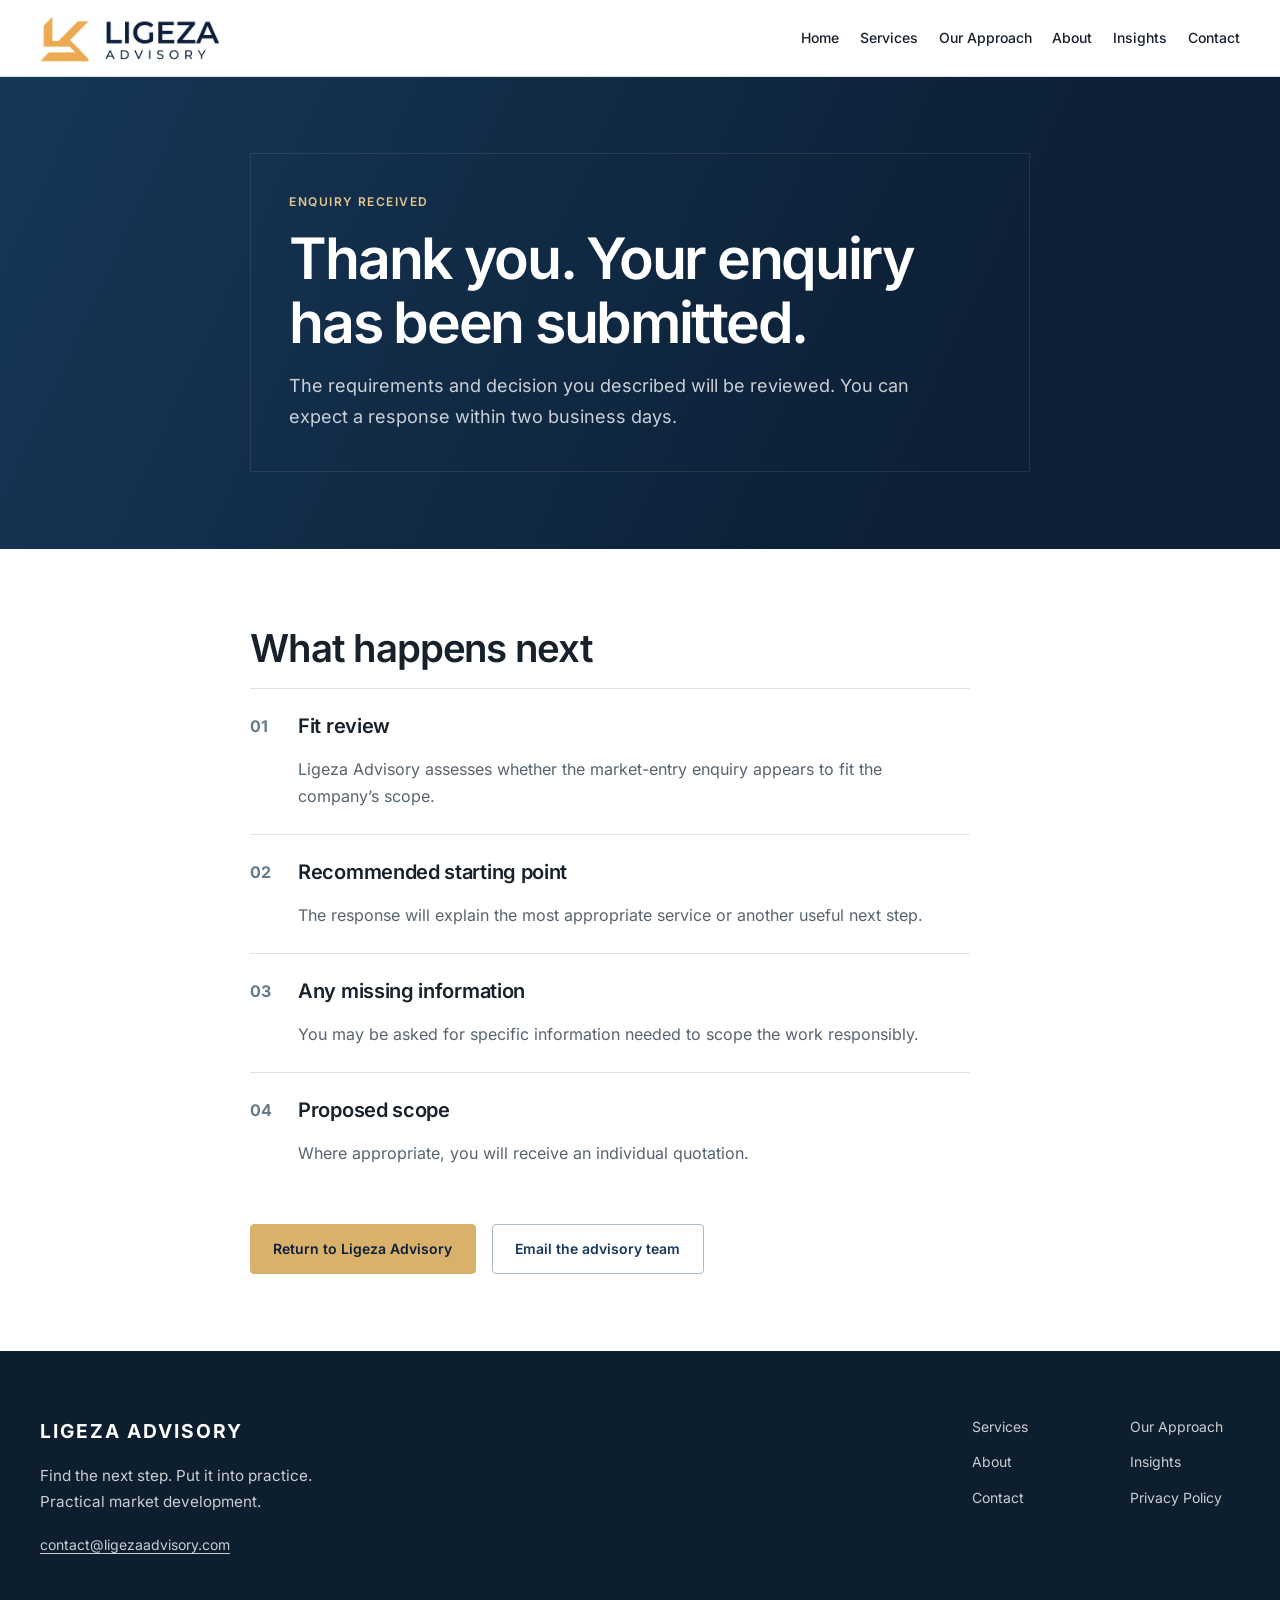
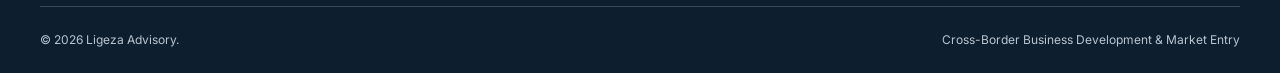
<file: next-steps/index.html>
<!doctype html>
<html lang="en">
  <head>
    <meta charset="utf-8"/>
    <meta content="width=device-width,initial-scale=1" name="viewport"/>
    <meta content="noindex,nofollow" name="robots"/>
    <title>Enquiry Received | Ligeza Advisory</title>
    <meta content="Confirmation that Ligeza Advisory received your enquiry." name="description"/>
    <link href="../assets/advisory.css?v=20261001-process" rel="stylesheet"/>
    <link href="../assets/typography.css?v=20261001-process" rel="stylesheet"/>
    <noscript><link href="../assets/no-script.css" rel="stylesheet"/></noscript>
    <meta property="og:type" content="website"/>
  </head>
  <body>
    <a class="skip-link" href="#main">Skip to main content</a>
    <header class="nav-bar" id="navbar">
      <div class="container nav-inner">
        <a class="brand" href="../index.html"><strong>LIGEZA ADVISORY</strong><span>Cross-Border Business Development &amp; Market Entry</span></a>
        <nav aria-label="Primary navigation" class="nav-links" id="primary-navigation">
          <a href="../index.html">Home</a>
          <a href="../services/index.html">Services</a>
          <a href="../markets/index.html">Our Approach</a>
          <a href="../about/index.html">About</a>
          <a href="../blog/index.html">Insights</a>
          <a href="../contact/index.html">Contact</a>
        </nav>
        <button aria-controls="primary-navigation" aria-expanded="false" aria-label="Open menu" class="hamburger" type="button"><span></span><span></span><span></span></button>
      </div>
    </header>
    <main id="main" tabindex="-1">
      <section class="page-hero">
        <div class="narrow">
          <p class="eyebrow">Enquiry received</p>
          <h1>Thank you. Your enquiry has been submitted.</h1>
          <p class="lede">The requirements and decision you described will be reviewed. You can expect a response within two business days.</p>
        </div>
      </section>
      <section class="section section--white">
        <div class="narrow">
          <h2>What happens next</h2>
          <ol class="steps">
            <li>
              <div>
                <h3>Fit review</h3>
                <p>Ligeza Advisory assesses whether the market-entry enquiry appears to fit the company’s scope.</p>
              </div>
            </li>
            <li>
              <div>
                <h3>Recommended starting point</h3>
                <p>The response will explain the most appropriate service or another useful next step.</p>
              </div>
            </li>
            <li>
              <div>
                <h3>Any missing information</h3>
                <p>You may be asked for specific information needed to scope the work responsibly.</p>
              </div>
            </li>
            <li>
              <div>
                <h3>Proposed scope</h3>
                <p>Where appropriate, you will receive an individual quotation.</p>
              </div>
            </li>
          </ol>
          <div class="button-row">
            <a class="btn-primary" href="../index.html">Return to Ligeza Advisory</a>
            <a class="btn-secondary" href="mailto:contact@ligezaadvisory.com">Email the advisory team</a>
          </div>
        </div>
      </section>
    </main>
    <footer class="site-footer">
      <div class="container">
        <div class="footer-inner">
          <div class="footer-identity">
            <a class="footer-brand" href="../index.html">LIGEZA ADVISORY</a>
            <p>Find the next step. Put it into practice.<br/>Practical market development.</p>
            <a class="footer-email" href="mailto:contact@ligezaadvisory.com">contact@ligezaadvisory.com</a>
          </div>
          <nav aria-label="Footer navigation" class="footer-links">
            <a href="../services/index.html">Services</a>
            <a href="../markets/index.html">Our Approach</a>
<a href="../about/index.html">About</a>
            <a href="../blog/index.html">Insights</a>
            <a href="../contact/index.html">Contact</a>
            <a href="../privacy/index.html">Privacy Policy</a>
          </nav>
        </div>
        <div class="footer-bottom">
          <span>© <span id="year"></span> Ligeza Advisory.</span>
          <span>Cross-Border Business Development &amp; Market Entry</span>
        </div>
      </div>
    </footer>
    <script defer="" src="../assets/site.js?v=20260929-2"></script>
  </body>
</html>
</file>
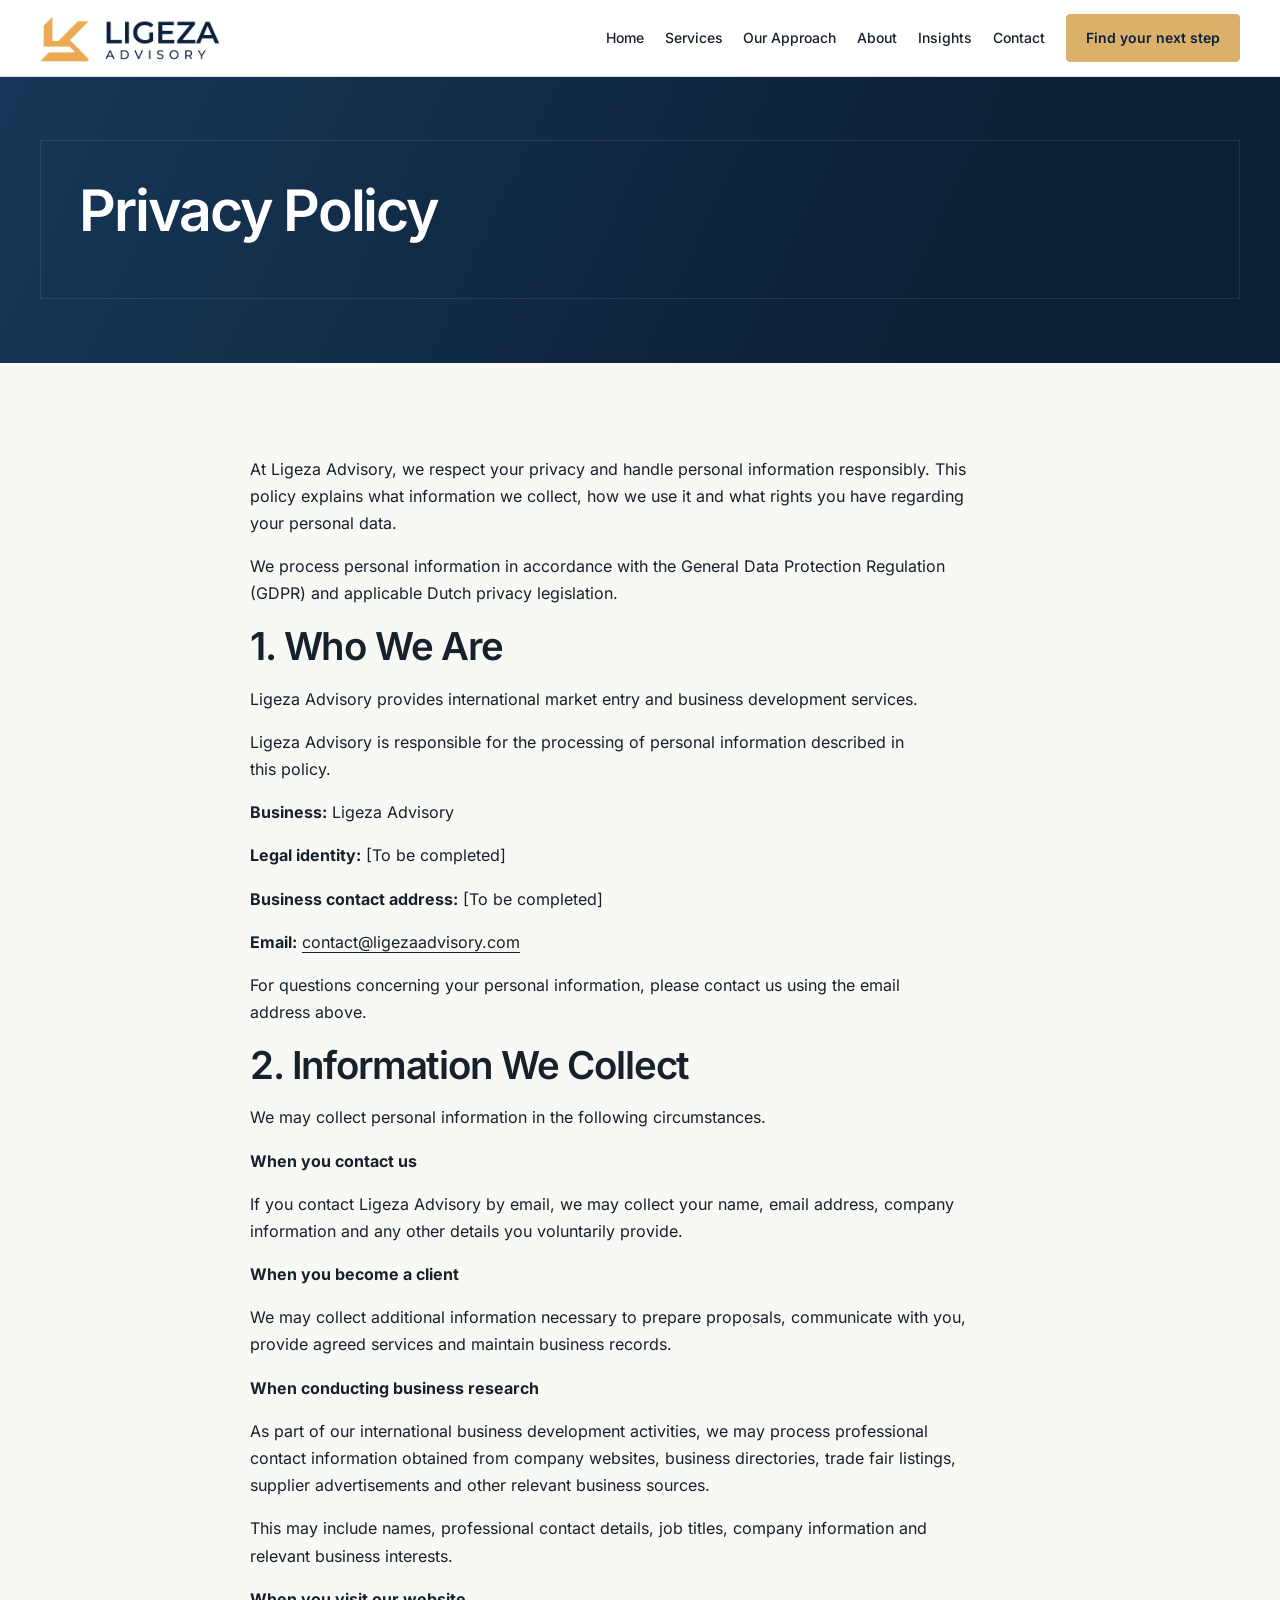
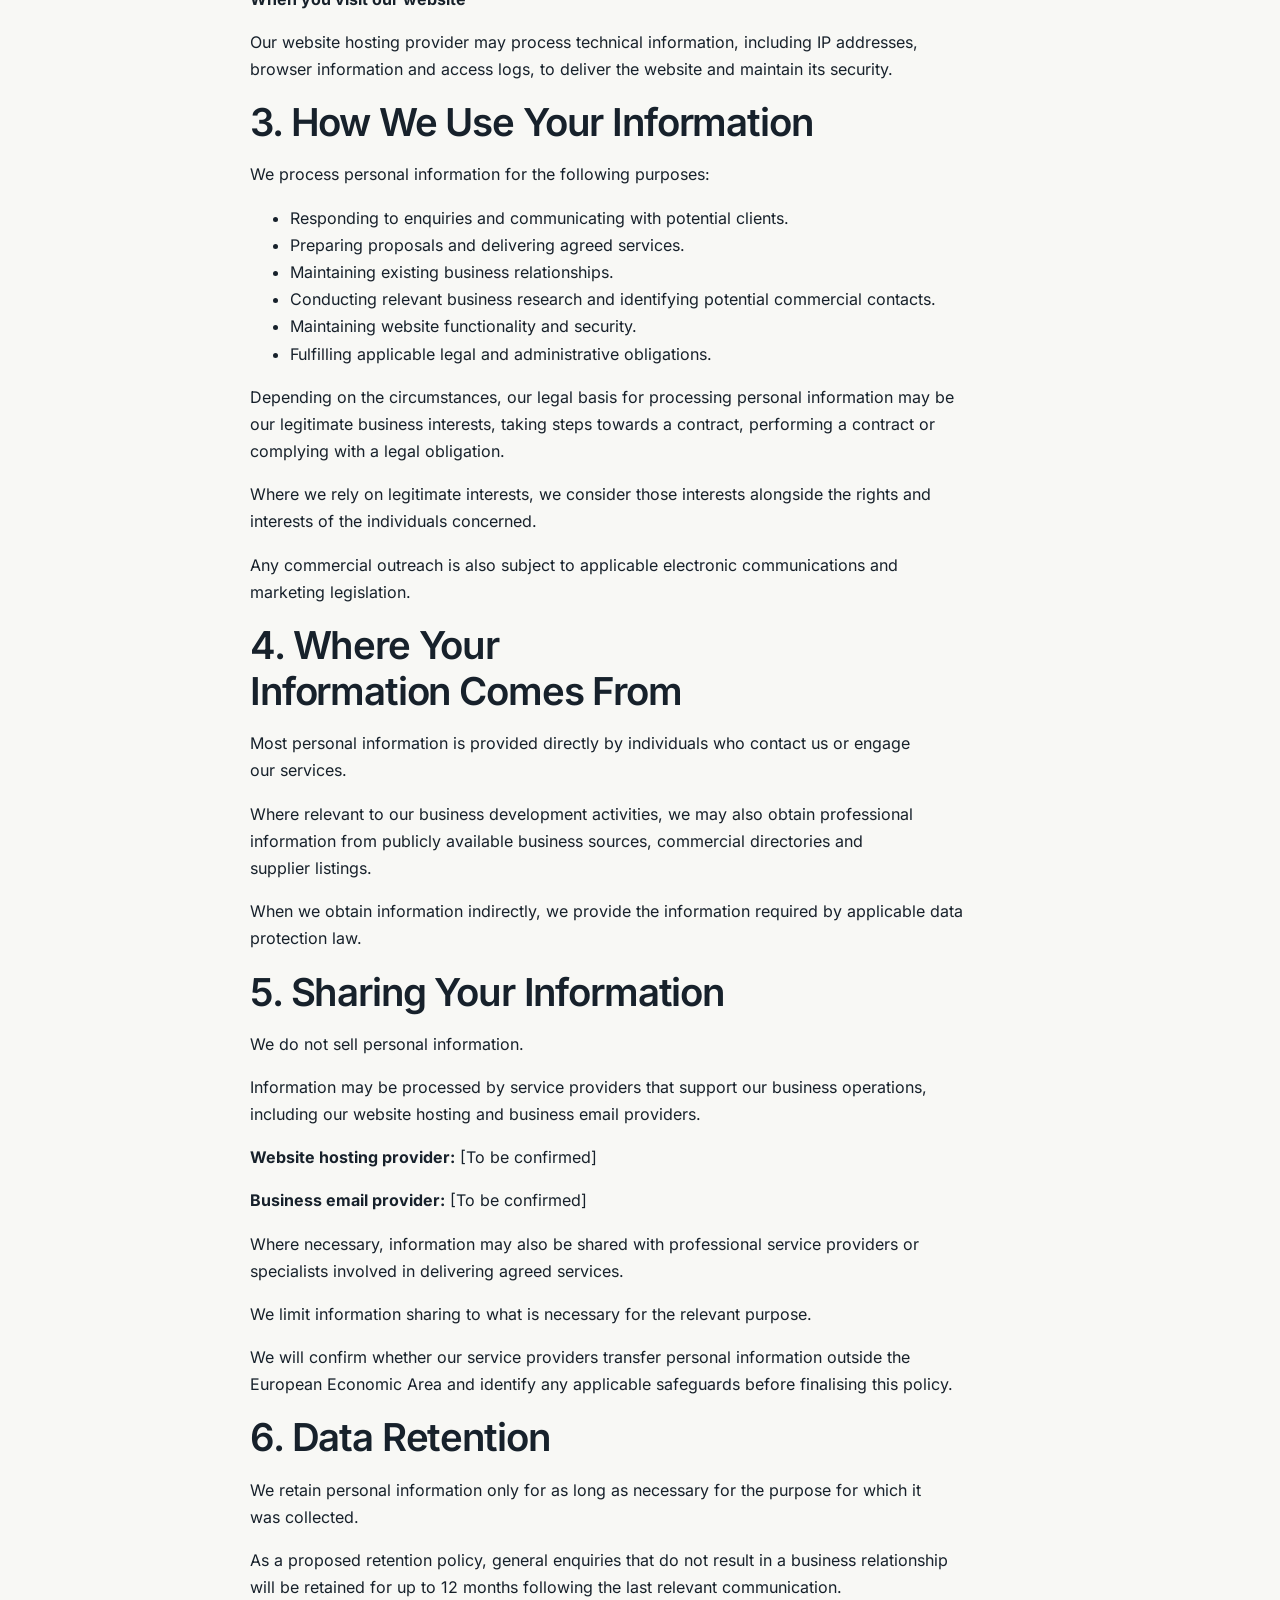
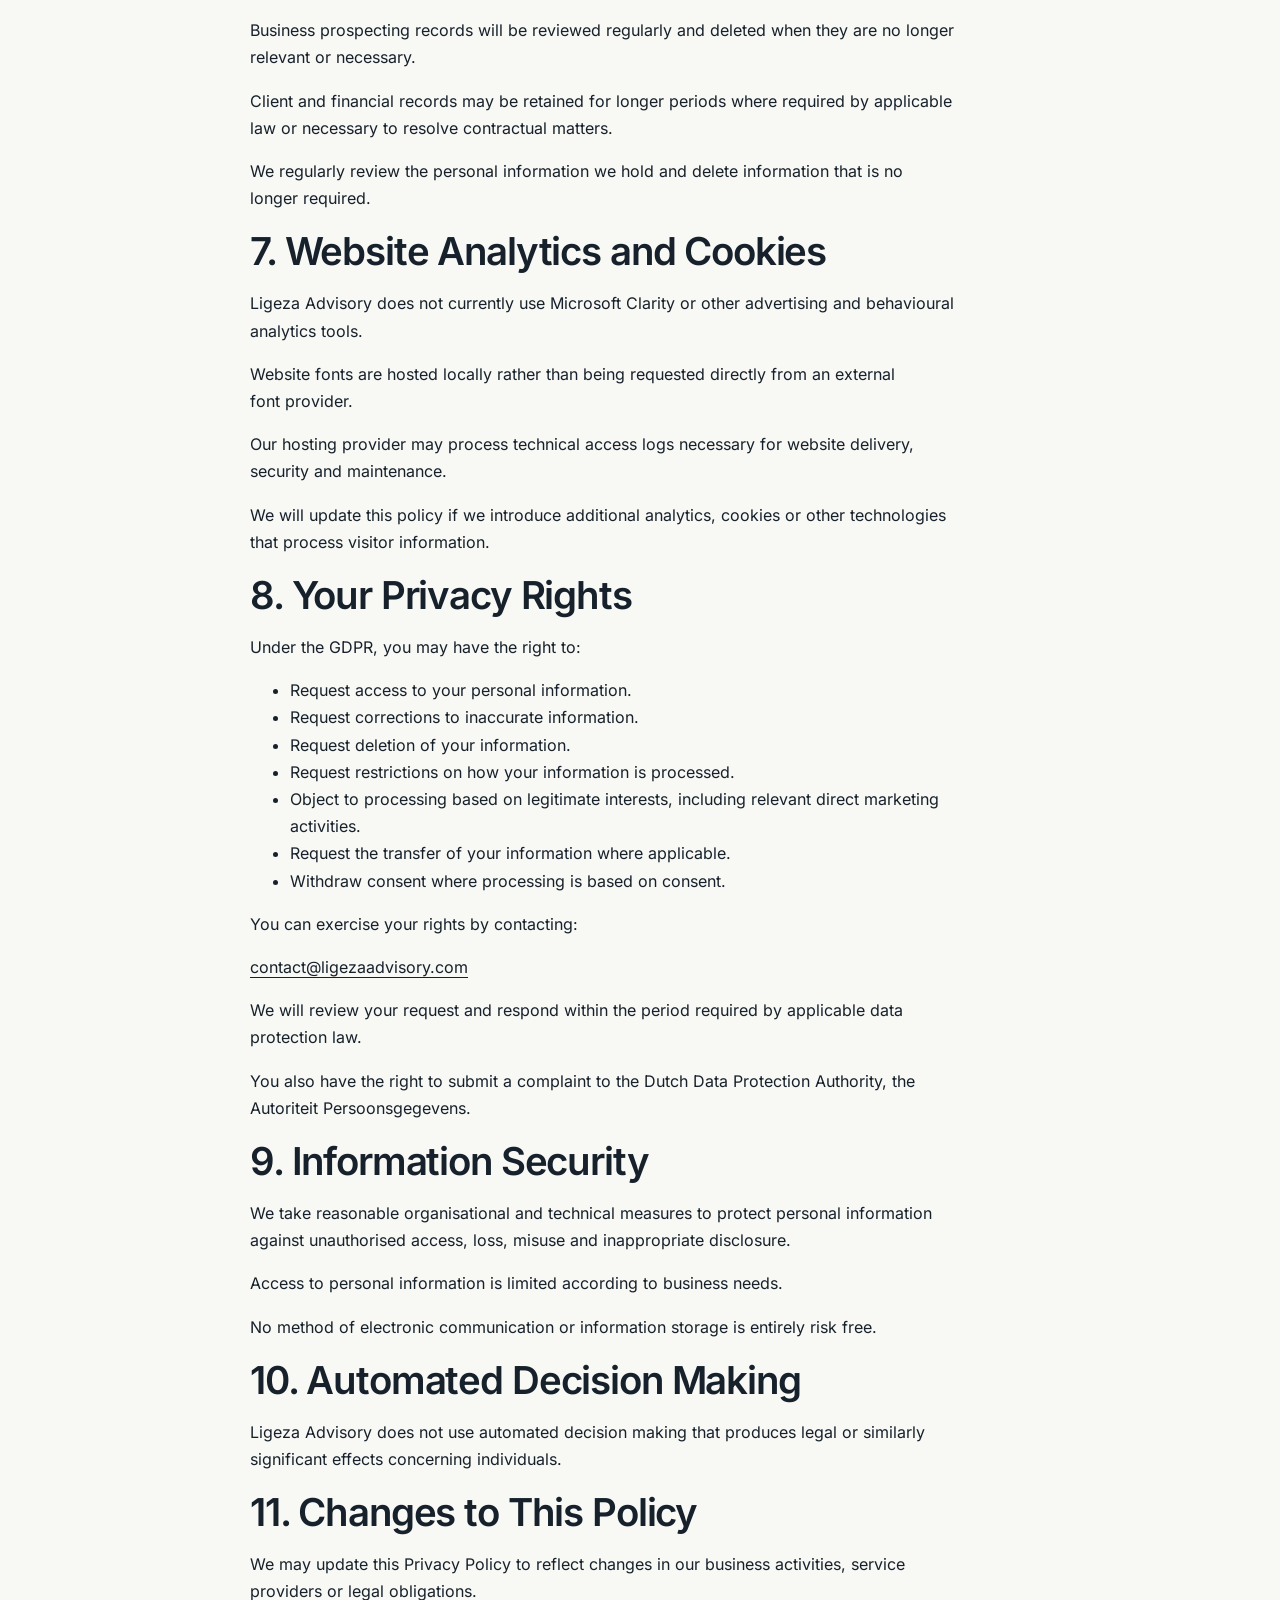
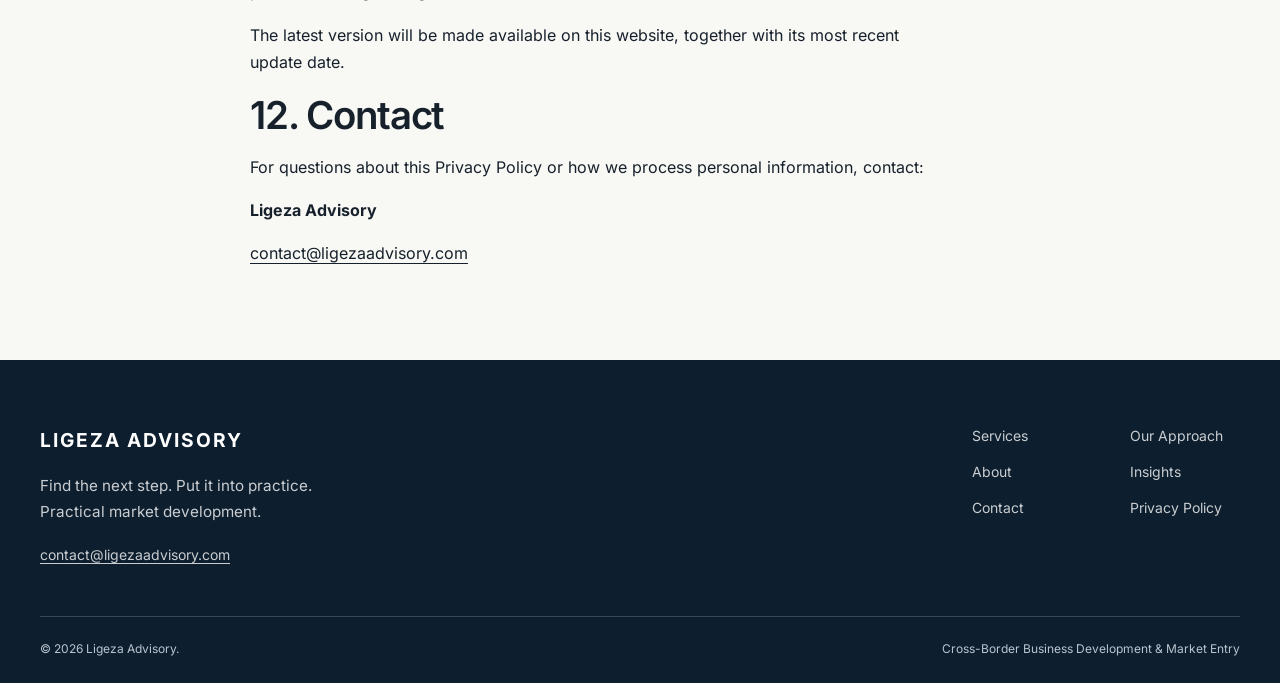
<file: privacy/index.html>
<!doctype html>
<html lang="en">
  <head>
    <meta charset="utf-8"/>
    <meta content="width=device-width,initial-scale=1" name="viewport"/>
    <title>Privacy Policy | Ligeza Advisory</title>
    <meta content="How Ligeza Advisory handles personal information and how to exercise your privacy rights." name="description"/>
    <link href="https://ligezaadvisory.com/privacy/" rel="canonical"/>
    <meta content="Privacy Policy | Ligeza Advisory" property="og:title"/>
    <meta content="How Ligeza Advisory handles personal information and how to exercise your privacy rights." property="og:description"/>
    <link href="../logo.png" rel="icon"/>
    <link href="../assets/advisory.css?v=20261001-process" rel="stylesheet"/>
    <link href="../assets/typography.css?v=20261001-process" rel="stylesheet"/>
    <meta content="https://ligezaadvisory.com/privacy/" property="og:url"/>
    <meta content="Ligeza Advisory" property="og:site_name"/>
    <noscript><link href="../assets/no-script.css" rel="stylesheet"/></noscript>
    <meta property="og:type" content="website"/>
  </head>
  <body>
    <a class="skip-link" href="#main">Skip to main content</a>
    <header class="nav-bar" id="navbar">
      <div class="container nav-inner">
        <a class="brand" href="../index.html"><strong>LIGEZA ADVISORY</strong><span>Cross-Border Business Development &amp; Market Entry</span></a>
        <nav aria-label="Primary navigation" class="nav-links" id="primary-navigation">
          <a href="../index.html">Home</a>
          <a href="../services/index.html">Services</a>
          <a href="../markets/index.html">Our Approach</a>
          <a href="../about/index.html">About</a>
          <a href="../blog/index.html">Insights</a>
          <a href="../contact/index.html">Contact</a>
          <a class="btn-nav" href="../contact/index.html#enquiry">Find your next step</a>
        </nav>
        <button aria-controls="primary-navigation" aria-expanded="false" aria-label="Open menu" class="hamburger" type="button"><span></span><span></span><span></span></button>
      </div>
    </header>
    <main id="main" tabindex="-1">
      <section class="page-hero page-hero--editorial">
        <div class="container">
          <h1>Privacy Policy</h1>
        </div>
      </section>
      <section class="section">
        <div class="container narrow">
          <p>At Ligeza Advisory, we respect your privacy and handle personal information responsibly. This policy explains what information we collect, how we use it and what rights you have regarding your personal data.</p>
          <p>We process personal information in accordance with the General Data Protection Regulation (GDPR) and applicable Dutch privacy legislation.</p>
          <h2>1. Who We Are</h2>
          <p>Ligeza Advisory provides international market entry and business development services.</p>
          <p>Ligeza Advisory is responsible for the processing of personal information described in this policy.</p>
          <p><strong>Business:</strong> Ligeza Advisory</p>
          <p><strong>Legal identity:</strong> [To be completed]</p>
          <p><strong>Business contact address:</strong> [To be completed]</p>
          <p><strong>Email:</strong> <a href="mailto:contact@ligezaadvisory.com">contact@ligezaadvisory.com</a></p>
          <p>For questions concerning your personal information, please contact us using the email address above.</p>
          <h2>2. Information We Collect</h2>
          <p>We may collect personal information in the following circumstances.</p>
          <p><strong>When you contact us</strong></p>
          <p>If you contact Ligeza Advisory by email, we may collect your name, email address, company information and any other details you voluntarily provide.</p>
          <p><strong>When you become a client</strong></p>
          <p>We may collect additional information necessary to prepare proposals, communicate with you, provide agreed services and maintain business records.</p>
          <p><strong>When conducting business research</strong></p>
          <p>As part of our international business development activities, we may process professional contact information obtained from company websites, business directories, trade fair listings, supplier advertisements and other relevant business sources.</p>
          <p>This may include names, professional contact details, job titles, company information and relevant business interests.</p>
          <p><strong>When you visit our website</strong></p>
          <p>Our website hosting provider may process technical information, including IP addresses, browser information and access logs, to deliver the website and maintain its security.</p>
          <h2>3. How We Use Your Information</h2>
          <p>We process personal information for the following purposes:</p>
          <ul>
            <li>Responding to enquiries and communicating with potential clients.</li>
            <li>Preparing proposals and delivering agreed services.</li>
            <li>Maintaining existing business relationships.</li>
            <li>Conducting relevant business research and identifying potential commercial contacts.</li>
            <li>Maintaining website functionality and security.</li>
            <li>Fulfilling applicable legal and administrative obligations.</li>
          </ul>
          <p>Depending on the circumstances, our legal basis for processing personal information may be our legitimate business interests, taking steps towards a contract, performing a contract or complying with a legal obligation.</p>
          <p>Where we rely on legitimate interests, we consider those interests alongside the rights and interests of the individuals concerned.</p>
          <p>Any commercial outreach is also subject to applicable electronic communications and marketing legislation.</p>
          <h2>4. Where Your Information Comes From</h2>
          <p>Most personal information is provided directly by individuals who contact us or engage our services.</p>
          <p>Where relevant to our business development activities, we may also obtain professional information from publicly available business sources, commercial directories and supplier listings.</p>
          <p>When we obtain information indirectly, we provide the information required by applicable data protection law.</p>
          <h2>5. Sharing Your Information</h2>
          <p>We do not sell personal information.</p>
          <p>Information may be processed by service providers that support our business operations, including our website hosting and business email providers.</p>
          <p><strong>Website hosting provider:</strong> [To be confirmed]</p>
          <p><strong>Business email provider:</strong> [To be confirmed]</p>
          <p>Where necessary, information may also be shared with professional service providers or specialists involved in delivering agreed services.</p>
          <p>We limit information sharing to what is necessary for the relevant purpose.</p>
          <p>We will confirm whether our service providers transfer personal information outside the European Economic Area and identify any applicable safeguards before finalising this policy.</p>
          <h2>6. Data Retention</h2>
          <p>We retain personal information only for as long as necessary for the purpose for which it was collected.</p>
          <p>As a proposed retention policy, general enquiries that do not result in a business relationship will be retained for up to 12 months following the last relevant communication.</p>
          <p>Business prospecting records will be reviewed regularly and deleted when they are no longer relevant or necessary.</p>
          <p>Client and financial records may be retained for longer periods where required by applicable law or necessary to resolve contractual matters.</p>
          <p>We regularly review the personal information we hold and delete information that is no longer required.</p>
          <h2>7. Website Analytics and Cookies</h2>
          <p>Ligeza Advisory does not currently use Microsoft Clarity or other advertising and behavioural analytics tools.</p>
          <p>Website fonts are hosted locally rather than being requested directly from an external font provider.</p>
          <p>Our hosting provider may process technical access logs necessary for website delivery, security and maintenance.</p>
          <p>We will update this policy if we introduce additional analytics, cookies or other technologies that process visitor information.</p>
          <h2>8. Your Privacy Rights</h2>
          <p>Under the GDPR, you may have the right to:</p>
          <ul>
            <li>Request access to your personal information.</li>
            <li>Request corrections to inaccurate information.</li>
            <li>Request deletion of your information.</li>
            <li>Request restrictions on how your information is processed.</li>
            <li>Object to processing based on legitimate interests, including relevant direct marketing activities.</li>
            <li>Request the transfer of your information where applicable.</li>
            <li>Withdraw consent where processing is based on consent.</li>
          </ul>
          <p>You can exercise your rights by contacting:</p>
          <p><a href="mailto:contact@ligezaadvisory.com">contact@ligezaadvisory.com</a></p>
          <p>We will review your request and respond within the period required by applicable data protection law.</p>
          <p>You also have the right to submit a complaint to the Dutch Data Protection Authority, the Autoriteit Persoonsgegevens.</p>
          <h2>9. Information Security</h2>
          <p>We take reasonable organisational and technical measures to protect personal information against unauthorised access, loss, misuse and inappropriate disclosure.</p>
          <p>Access to personal information is limited according to business needs.</p>
          <p>No method of electronic communication or information storage is entirely risk free.</p>
          <h2>10. Automated Decision Making</h2>
          <p>Ligeza Advisory does not use automated decision making that produces legal or similarly significant effects concerning individuals.</p>
          <h2>11. Changes to This Policy</h2>
          <p>We may update this Privacy Policy to reflect changes in our business activities, service providers or legal obligations.</p>
          <p>The latest version will be made available on this website, together with its most recent update date.</p>
          <h2>12. Contact</h2>
          <p>For questions about this Privacy Policy or how we process personal information, contact:</p>
          <p><strong>Ligeza Advisory</strong></p>
          <p><a href="mailto:contact@ligezaadvisory.com">contact@ligezaadvisory.com</a></p>
        </div>
      </section>
    </main>
    <footer class="site-footer">
      <div class="container">
        <div class="footer-inner">
          <div class="footer-identity">
            <a class="footer-brand" href="../index.html">LIGEZA ADVISORY</a>
            <p>Find the next step. Put it into practice.<br/>Practical market development.</p>
            <a class="footer-email" href="mailto:contact@ligezaadvisory.com">contact@ligezaadvisory.com</a>
          </div>
          <nav aria-label="Footer navigation" class="footer-links">
            <a href="../services/index.html">Services</a>
            <a href="../markets/index.html">Our Approach</a>
<a href="../about/index.html">About</a>
            <a href="../blog/index.html">Insights</a>
            <a href="../contact/index.html">Contact</a>
            <a href="index.html">Privacy Policy</a>
          </nav>
        </div>
        <div class="footer-bottom">
          <span>© <span id="year"></span> Ligeza Advisory.</span>
          <span>Cross-Border Business Development &amp; Market Entry</span>
        </div>
      </div>
    </footer>
    <script defer="" src="../assets/site.js?v=20260929-2"></script>
  </body>
</html>
</file>
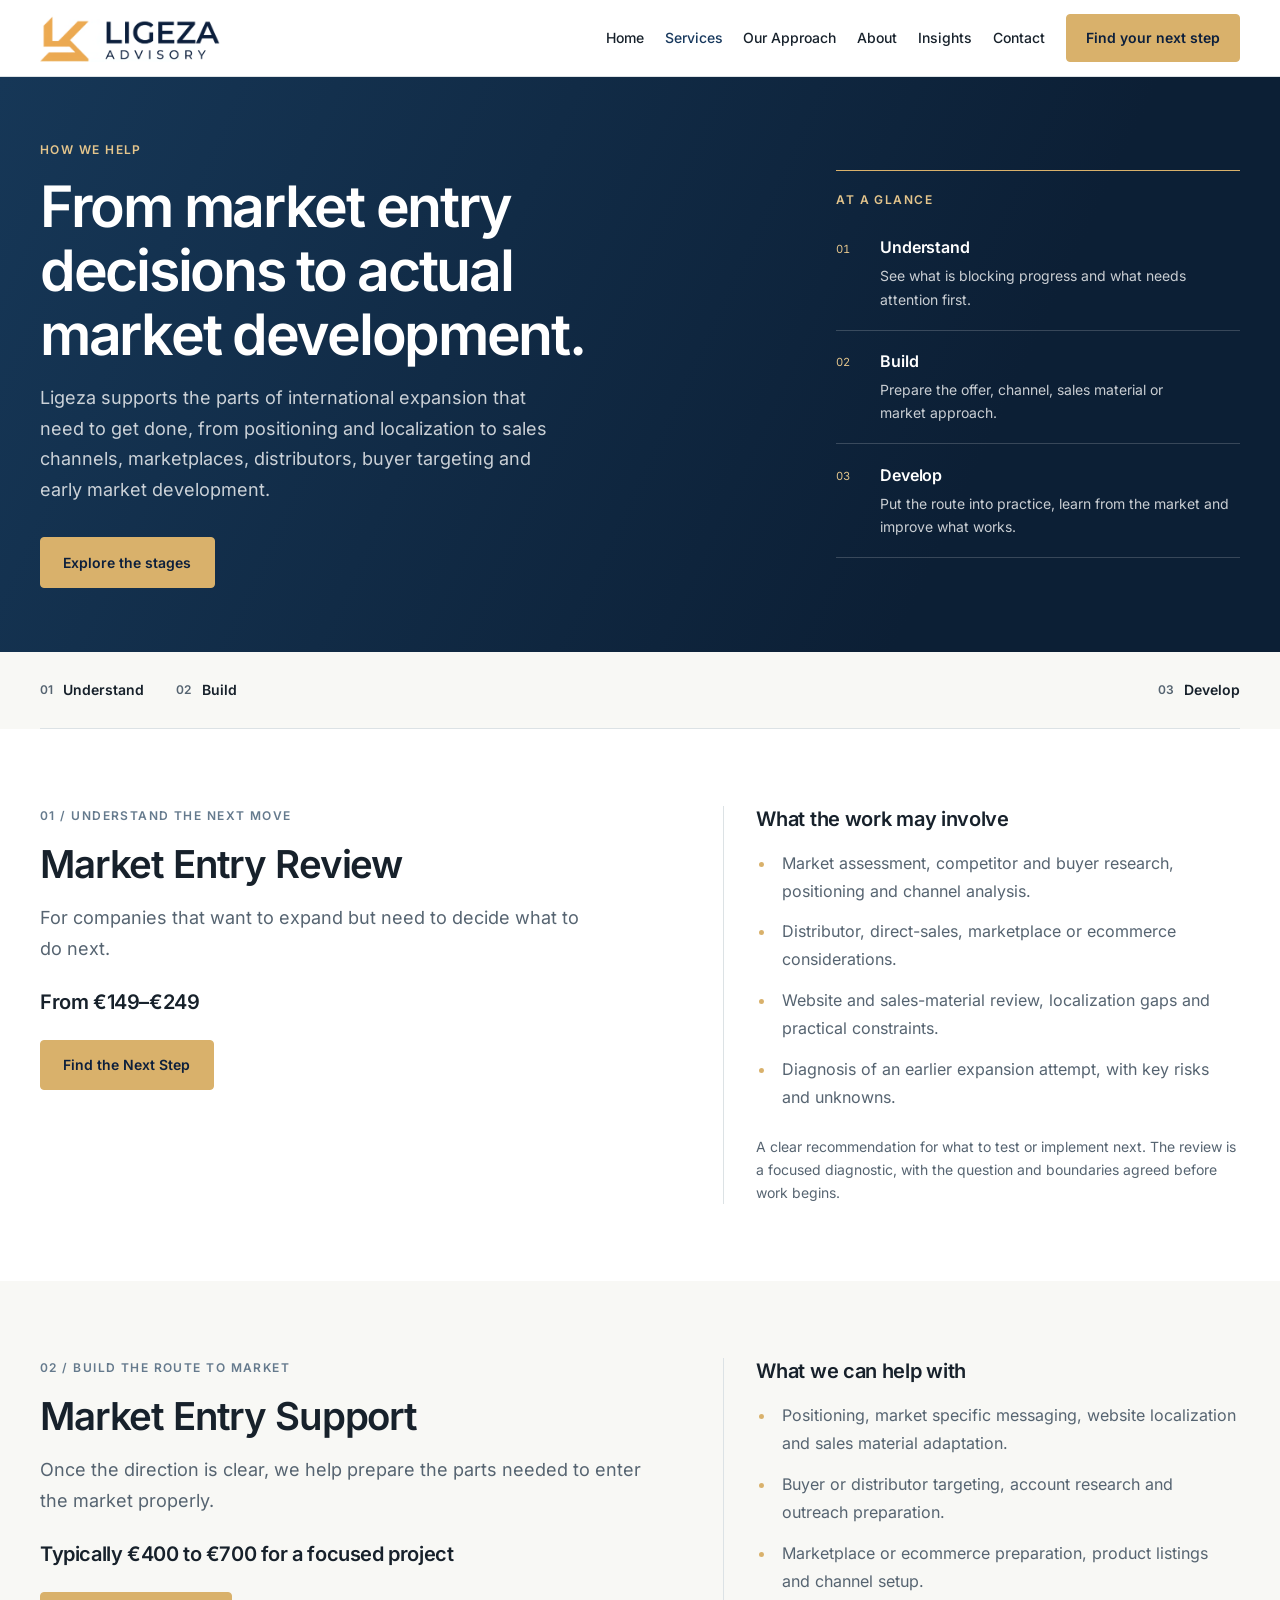
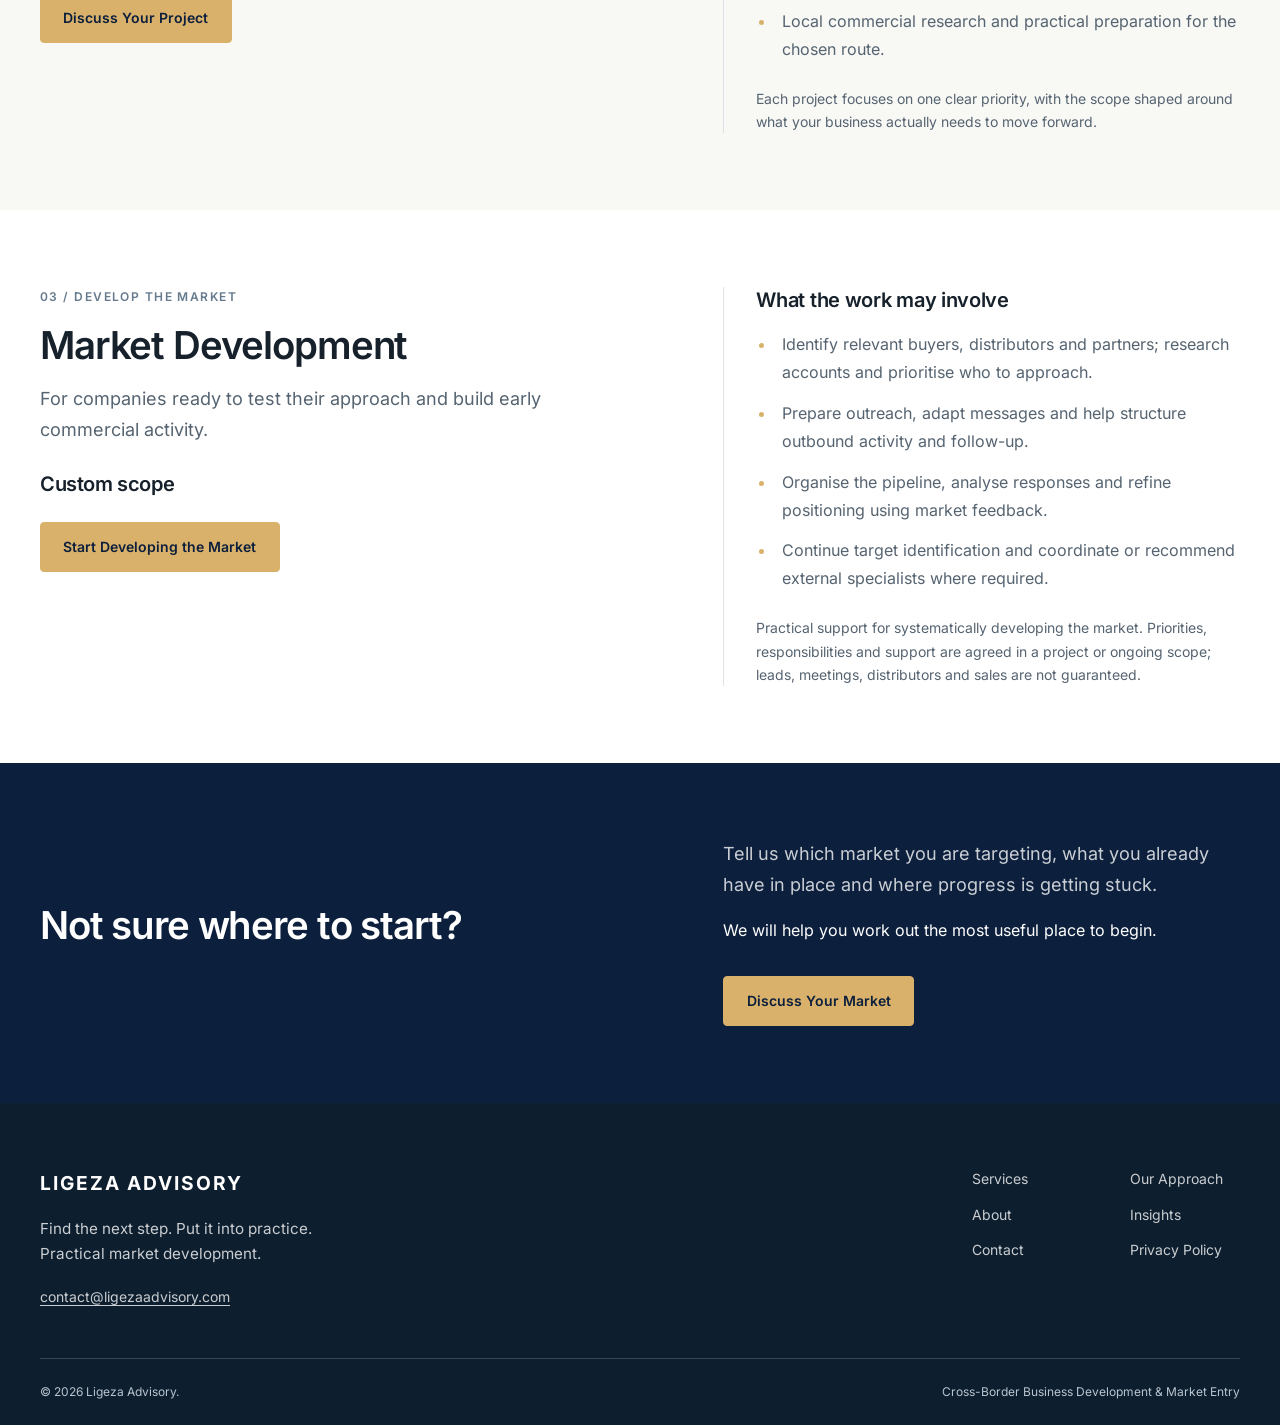
<file: services/index.html>
<!doctype html>
<html lang="en">
  <head>
    <meta charset="utf-8"/>
    <meta content="width=device-width,initial-scale=1" name="viewport"/>
    <title>Market-Entry &amp; Implementation Support | Ligeza Advisory</title>
    <meta content="Understand the next move, build the route to market and develop the market. Focused reviews from €149–€249; implementation typically €400–€700." name="description"/>
    <link href="https://ligezaadvisory.com/services/" rel="canonical"/>
    <meta content="Market-Entry &amp; Implementation Support | Ligeza Advisory" property="og:title"/>
    <meta content="Understand the next move, build the route to market and develop the market. Focused reviews from €149–€249; implementation typically €400–€700." property="og:description"/>
    <link href="../logo.png" rel="icon"/>
    <link href="../assets/advisory.css?v=20261001-process" rel="stylesheet"/>
    <link href="../assets/typography.css?v=20261001-process" rel="stylesheet"/>
    <meta content="https://ligezaadvisory.com/services/" property="og:url"/>
    <meta content="Ligeza Advisory" property="og:site_name"/>
    <noscript><link href="../assets/no-script.css" rel="stylesheet"/></noscript>
    <meta property="og:type" content="website"/>
  </head>
  <body>
    <a class="skip-link" href="#main">Skip to main content</a>
    <header class="nav-bar" id="navbar">
      <div class="container nav-inner">
        <a aria-label="Ligeza Advisory home" class="brand" href="../index.html"><strong>LIGEZA ADVISORY</strong><span>Cross-Border Business Development &amp; Market Entry</span></a>
        <nav aria-label="Primary navigation" class="nav-links" id="primary-navigation">
          <a href="../index.html">Home</a>
          <a aria-current="page" href="../services/index.html">Services</a>
          <a href="../markets/index.html">Our Approach</a>
          <a href="../about/index.html">About</a>
          <a href="../blog/index.html">Insights</a>
          <a href="../contact/index.html">Contact</a>
          <a class="btn-nav" href="../contact/index.html#enquiry">Find your next step</a>
        </nav>
        <button aria-controls="primary-navigation" aria-expanded="false" aria-label="Open menu" class="hamburger" type="button"><span></span><span></span><span></span></button>
      </div>
    </header>
    <main id="main" tabindex="-1">
      <section class="page-hero page-hero--editorial">
        <div class="container page-hero-grid">
          <div class="page-hero-copy">
            <p class="eyebrow">How we help</p>
            <h1>From market entry decisions to actual market development.</h1>
            <p class="lede">Ligeza supports the parts of international expansion that need to get done, from positioning and localization to sales channels, marketplaces, distributors, buyer targeting and early market development.</p>
            <div class="button-row">
              <a class="btn-primary" href="#market-entry-review">Explore the stages</a>
            </div>
          </div>
          <aside aria-label="At a glance" class="hero-outline">
            <p class="hero-outline-label">At a glance</p>
            <ol>
              <li>
                <span class="hero-index">01</span>
                <div>
                  <h2>Understand</h2>
                  <p>See what is blocking progress and what needs attention first.</p>
                </div>
              </li>
              <li>
                <span class="hero-index">02</span>
                <div>
                  <h2>Build</h2>
                  <p>Prepare the offer, channel, sales material or market approach.</p>
                </div>
              </li>
              <li>
                <span class="hero-index">03</span>
                <div>
                  <h2>Develop</h2>
                  <p>Put the route into practice, learn from the market and improve what works.</p>
                </div>
              </li>
            </ol>
          </aside>
        </div>
      </section>
      <nav aria-label="Explore stages" class="stage-navigation container">
        <a href="#market-entry-review"><span>01</span> Understand</a>
        <a href="#market-entry-implementation"><span>02</span> Build</a>
        <a href="#market-development"><span>03</span> Develop</a>
      </nav>
      <section class="section section--white service-stage" id="market-entry-review">
        <div class="container split">
          <div>
            <p class="eyebrow">01 / Understand the next move</p>
            <h2>Market Entry Review</h2>
            <p class="lede">For companies that want to expand but need to decide what to do next.</p>
            <strong class="price">From €149–€249</strong>
            <a class="btn-primary" href="../contact/index.html?service=market-entry-review#enquiry">Find the Next Step</a>
          </div>
          <div>
            <h3>What the work may involve</h3>
            <ul class="plain-list">
              <li>Market assessment, competitor and buyer research, positioning and channel analysis.</li>
              <li>Distributor, direct-sales, marketplace or ecommerce considerations.</li>
              <li>Website and sales-material review, localization gaps and practical constraints.</li>
              <li>Diagnosis of an earlier expansion attempt, with key risks and unknowns.</li>
            </ul>
            <p>A clear recommendation for what to test or implement next. The review is a focused diagnostic, with the question and boundaries agreed before work begins.</p>
          </div>
        </div>
      </section>
      <section class="section service-stage" id="market-entry-implementation">
        <div class="container split">
          <div>
            <p class="eyebrow">02 / Build the route to market</p>
            <h2>Market Entry Support</h2>
            <p class="lede">Once the direction is clear, we help prepare the parts needed to enter the market properly.</p>
            <strong class="price">Typically €400 to €700 for a focused project</strong>
            <a class="btn-primary" href="../contact/index.html?service=market-entry-implementation#enquiry">Discuss Your Project</a>
          </div>
          <div>
            <h3>What we can help with</h3>
            <ul class="plain-list">
              <li>Positioning, market specific messaging, website localization and sales material adaptation.</li>
              <li>Buyer or distributor targeting, account research and outreach preparation.</li>
              <li>Marketplace or ecommerce preparation, product listings and channel setup.</li>
              <li>Local commercial research and practical preparation for the chosen route.</li>
            </ul>
            <p>Each project focuses on one clear priority, with the scope shaped around what your business actually needs to move forward.</p>
          </div>
        </div>
      </section>
      <section class="section section--white service-stage" id="market-development">
        <div class="container split">
          <div>
            <p class="eyebrow">03 / Develop the market</p>
            <h2>Market Development</h2>
            <p class="lede">For companies ready to test their approach and build early commercial activity.</p>
            <strong class="price">Custom scope</strong>
            <a class="btn-primary" href="../contact/index.html?service=market-development#enquiry">Start Developing the Market</a>
          </div>
          <div>
            <h3>What the work may involve</h3>
            <ul class="plain-list">
              <li>Identify relevant buyers, distributors and partners; research accounts and prioritise who to approach.</li>
              <li>Prepare outreach, adapt messages and help structure outbound activity and follow-up.</li>
              <li>Organise the pipeline, analyse responses and refine positioning using market feedback.</li>
              <li>Continue target identification and coordinate or recommend external specialists where required.</li>
            </ul>
            <p>Practical support for systematically developing the market. Priorities, responsibilities and support are agreed in a project or ongoing scope; leads, meetings, distributors and sales are not guaranteed.</p>
          </div>
        </div>
      </section>
      <section class="section section--dark" id="how-it-works">
        <div class="container split">
          <div>
            <h2>Not sure where to start?</h2>
          </div>
          <div>
            <p class="lede">Tell us which market you are targeting, what you already have in place and where progress is getting stuck.</p>
            <p>We will help you work out the most useful place to begin.</p>
            <div class="button-row">
              <a class="btn-primary" href="../contact/index.html#enquiry">Discuss Your Market</a>
            </div>
          </div>
        </div>
      </section>
    </main>
    <footer class="site-footer">
      <div class="container">
        <div class="footer-inner">
          <div class="footer-identity">
            <a class="footer-brand" href="../index.html">LIGEZA ADVISORY</a>
            <p>Find the next step. Put it into practice.<br/>Practical market development.</p>
            <a class="footer-email" href="mailto:contact@ligezaadvisory.com">contact@ligezaadvisory.com</a>
          </div>
          <nav aria-label="Footer navigation" class="footer-links">
            <a href="../services/index.html">Services</a>
            <a href="../markets/index.html">Our Approach</a>
<a href="../about/index.html">About</a>
            <a href="../blog/index.html">Insights</a>
            <a href="../contact/index.html">Contact</a>
            <a href="../privacy/index.html">Privacy Policy</a>
          </nav>
        </div>
        <div class="footer-bottom">
          <span>© <span id="year"></span> Ligeza Advisory.</span>
          <span>Cross-Border Business Development &amp; Market Entry</span>
        </div>
      </div>
    </footer>
    <script defer="" src="../assets/site.js?v=20260929-2"></script>
  </body>
</html>
</file>
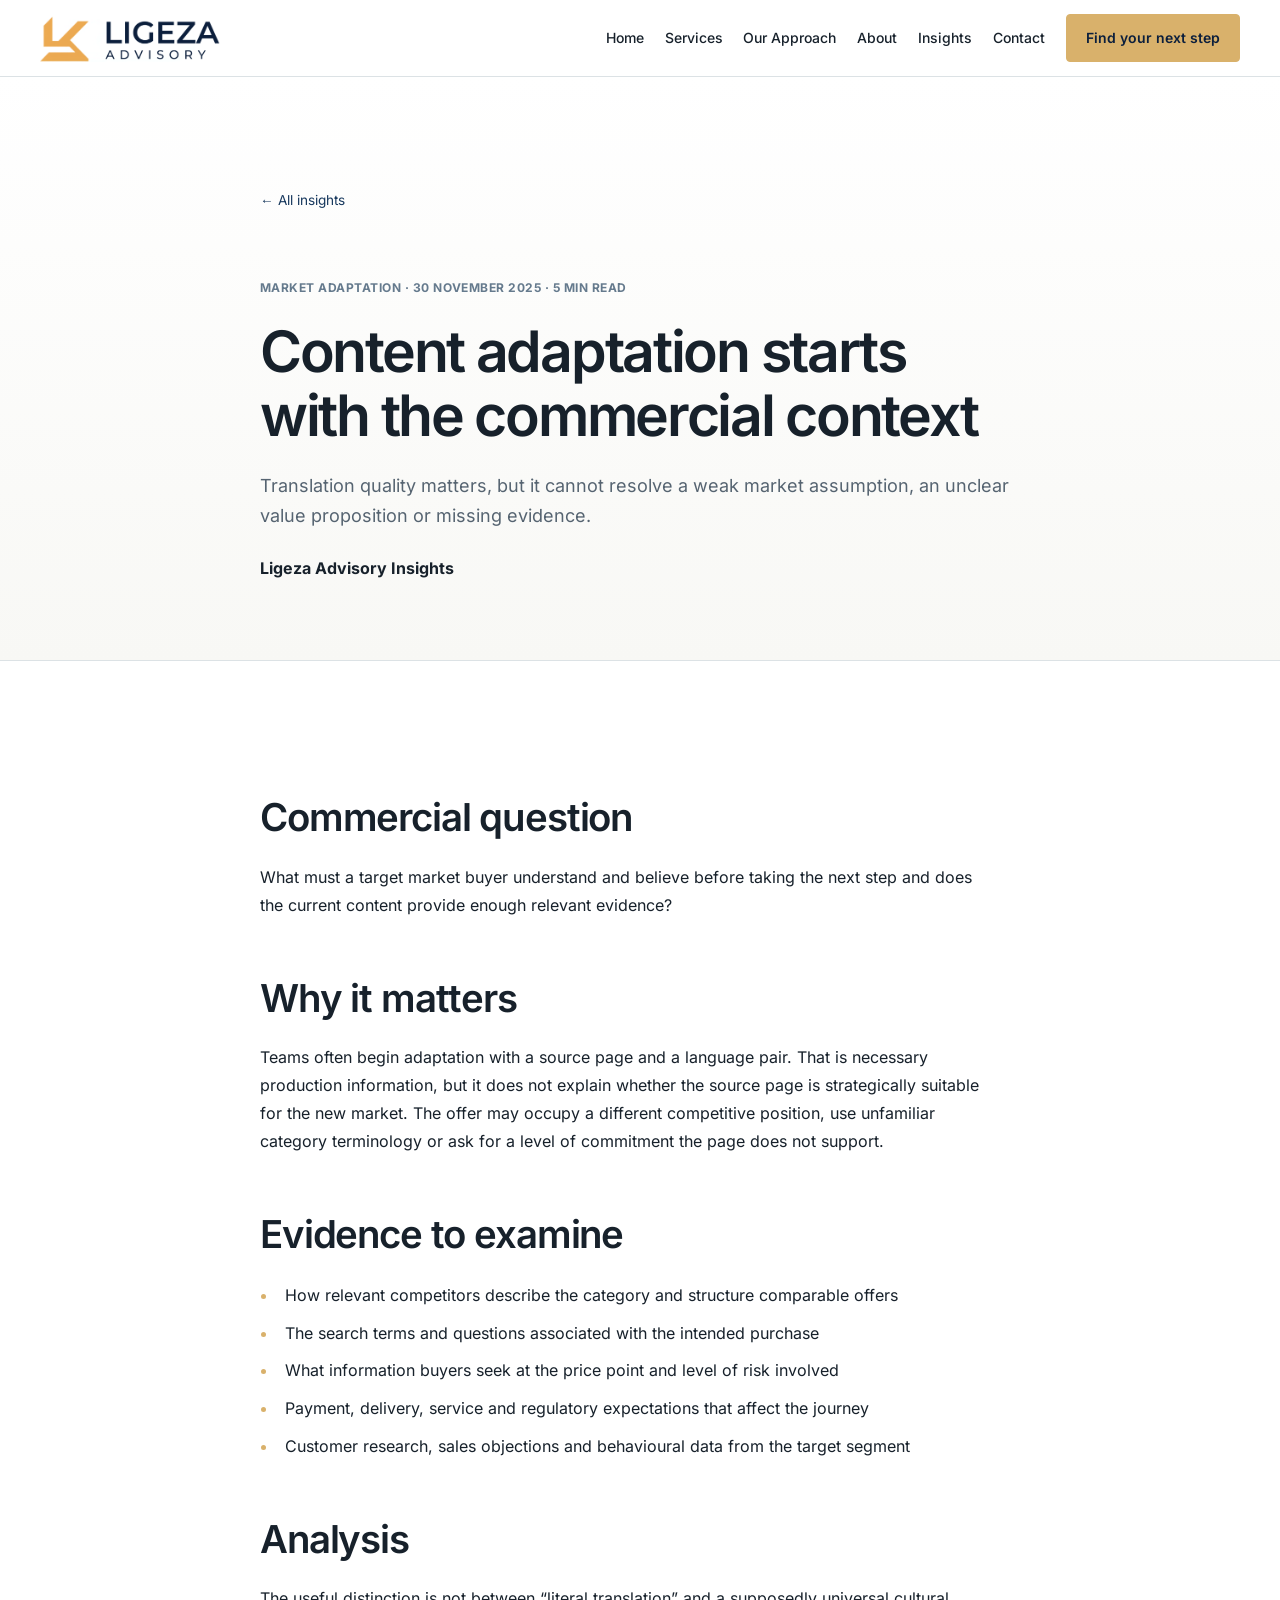
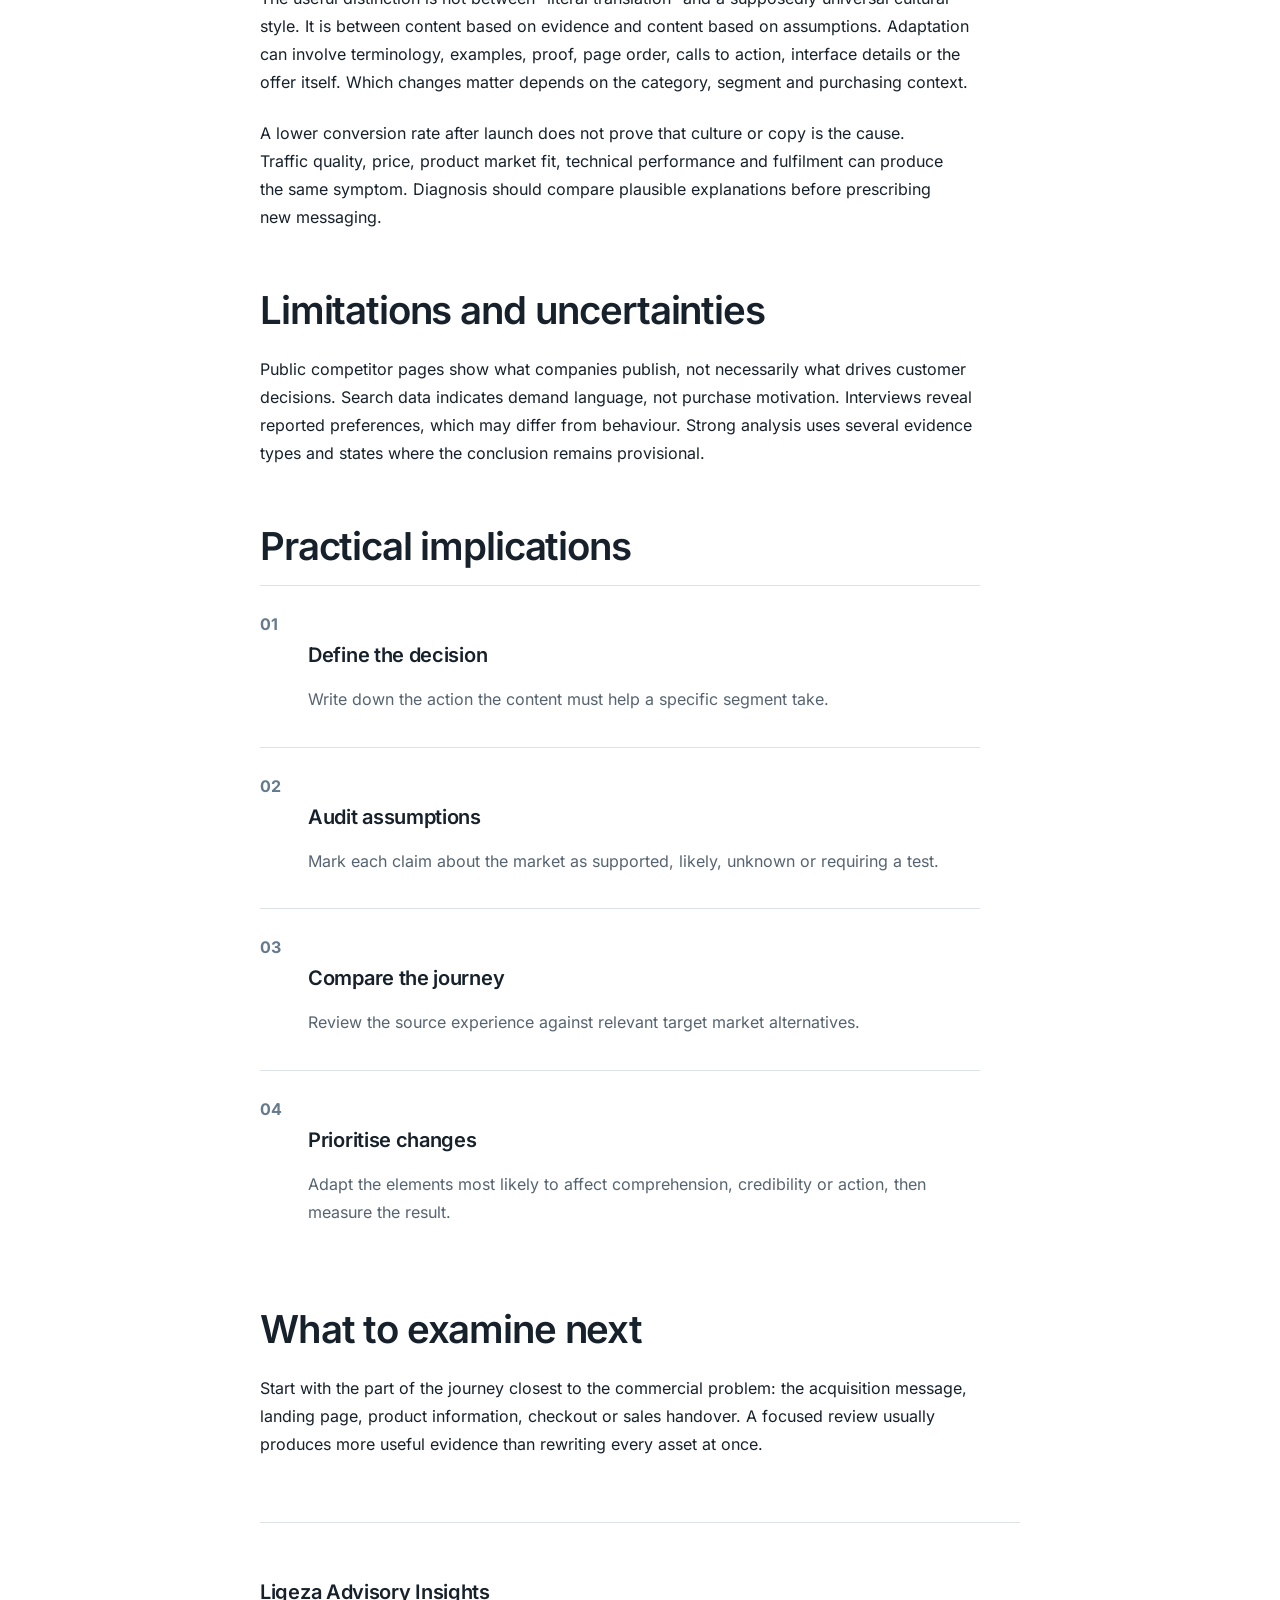
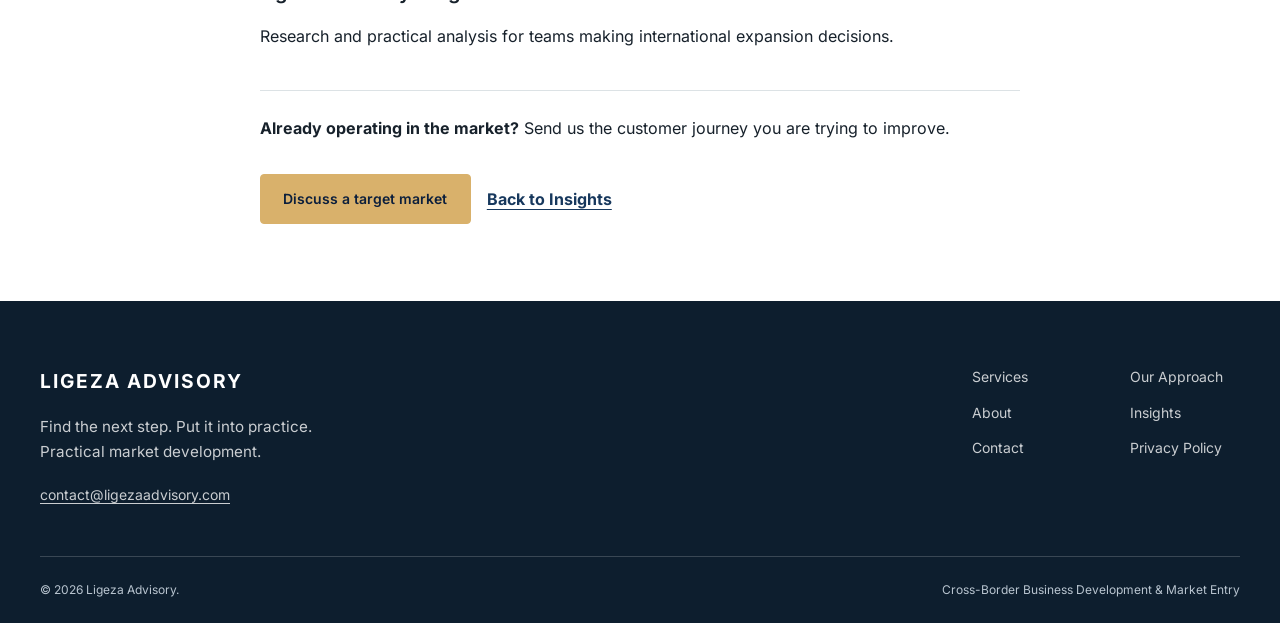
<file: blog/first-post.html>
<!doctype html>
<html lang="en">
  <head>
    <meta charset="utf-8"/>
    <meta content="width=device-width,initial-scale=1" name="viewport"/>
    <title>Content Adaptation Starts With Commercial Context | Ligeza Advisory</title>
    <meta content="A practical framework for examining international content without relying on national stereotypes or unsupported performance claims." name="description"/>
    <link href="https://ligezaadvisory.com/blog/first-post.html" rel="canonical"/>
    <meta content="Content Adaptation Starts With Commercial Context" property="og:title"/>
    <meta content="Examine the offer, category, buyer and journey before adapting content." property="og:description"/>
    <link href="../logo.png" rel="icon"/>
    <link href="../assets/advisory.css?v=20261001-process" rel="stylesheet"/>
    <link href="../assets/typography.css?v=20261001-process" rel="stylesheet"/>
    <meta content="https://ligezaadvisory.com/blog/first-post.html" property="og:url"/>
    <meta content="Ligeza Advisory" property="og:site_name"/>
    <noscript><link href="../assets/no-script.css" rel="stylesheet"/></noscript>
    <meta property="og:type" content="article"/>
  </head>
  <body>
    <a class="skip-link" href="#main">Skip to main content</a>
    <header class="nav-bar" id="navbar">
      <div class="container nav-inner">
        <a class="brand" href="../index.html"><strong>LIGEZA ADVISORY</strong><span>Cross-Border Business Development &amp; Market Entry</span></a>
        <nav aria-label="Primary navigation" class="nav-links" id="primary-navigation">
          <a href="../index.html">Home</a>
          <a href="../services/index.html">Services</a>
          <a href="../markets/index.html">Our Approach</a>
          <a href="../about/index.html">About</a>
          <a href="../blog/index.html">Insights</a>
          <a href="../contact/index.html">Contact</a>
          <a class="btn-nav" href="../contact/index.html#enquiry">Find your next step</a>
        </nav>
        <button aria-controls="primary-navigation" aria-expanded="false" aria-label="Open menu" class="hamburger" type="button"><span></span><span></span><span></span></button>
      </div>
    </header>
    <main id="main" tabindex="-1">
      <header class="post-header">
        <div class="post-body">
          <a class="back-link" href="index.html">← All insights</a>
          <p class="meta">Market adaptation · 30 November 2025 · 5 min read</p>
          <h1>Content adaptation starts with the commercial context</h1>
          <p class="lede">Translation quality matters, but it cannot resolve a weak market assumption, an unclear value proposition or missing evidence.</p>
          <p><strong>Ligeza Advisory Insights</strong></p>
        </div>
      </header>
      <article class="section section--white">
        <div class="post-body">
          <h2>Commercial question</h2>
          <p>What must a target market buyer understand and believe before taking the next step and does the current content provide enough relevant evidence?</p>
          <h2>Why it matters</h2>
          <p>Teams often begin adaptation with a source page and a language pair. That is necessary production information, but it does not explain whether the source page is strategically suitable for the new market. The offer may occupy a different competitive position, use unfamiliar category terminology or ask for a level of commitment the page does not support.</p>
          <h2>Evidence to examine</h2>
          <ul class="plain-list">
            <li>How relevant competitors describe the category and structure comparable offers</li>
            <li>The search terms and questions associated with the intended purchase</li>
            <li>What information buyers seek at the price point and level of risk involved</li>
            <li>Payment, delivery, service and regulatory expectations that affect the journey</li>
            <li>Customer research, sales objections and behavioural data from the target segment</li>
          </ul>
          <h2>Analysis</h2>
          <p>The useful distinction is not between “literal translation” and a supposedly universal cultural style. It is between content based on evidence and content based on assumptions. Adaptation can involve terminology, examples, proof, page order, calls to action, interface details or the offer itself. Which changes matter depends on the category, segment and purchasing context.</p>
          <p>A lower conversion rate after launch does not prove that culture or copy is the cause. Traffic quality, price, product market fit, technical performance and fulfilment can produce the same symptom. Diagnosis should compare plausible explanations before prescribing new messaging.</p>
          <h2>Limitations and uncertainties</h2>
          <p>Public competitor pages show what companies publish, not necessarily what drives customer decisions. Search data indicates demand language, not purchase motivation. Interviews reveal reported preferences, which may differ from behaviour. Strong analysis uses several evidence types and states where the conclusion remains provisional.</p>
          <h2>Practical implications</h2>
          <ol class="steps">
            <li>
              <div>
                <h3>Define the decision</h3>
                <p>Write down the action the content must help a specific segment take.</p>
              </div>
            </li>
            <li>
              <div>
                <h3>Audit assumptions</h3>
                <p>Mark each claim about the market as supported, likely, unknown or requiring a test.</p>
              </div>
            </li>
            <li>
              <div>
                <h3>Compare the journey</h3>
                <p>Review the source experience against relevant target market alternatives.</p>
              </div>
            </li>
            <li>
              <div>
                <h3>Prioritise changes</h3>
                <p>Adapt the elements most likely to affect comprehension, credibility or action, then measure the result.</p>
              </div>
            </li>
          </ol>
          <h2>What to examine next</h2>
          <p>Start with the part of the journey closest to the commercial problem: the acquisition message, landing page, product information, checkout or sales handover. A focused review usually produces more useful evidence than rewriting every asset at once.</p>
          <div class="author-box">
            <h3>Ligeza Advisory Insights</h3>
            <p>Research and practical analysis for teams making international expansion decisions.</p>
          </div>
          <p><strong>Already operating in the market?</strong> Send us the customer journey you are trying to improve.</p>
          <div class="button-row">
            <a class="btn-primary" href="../contact/index.html">Discuss a target market</a>
            <a class="text-link" href="../blog/index.html">Back to Insights</a>
          </div>
        </div>
      </article>
    </main>
    <footer class="site-footer">
      <div class="container">
        <div class="footer-inner">
          <div class="footer-identity">
            <a class="footer-brand" href="../index.html">LIGEZA ADVISORY</a>
            <p>Find the next step. Put it into practice.<br/>Practical market development.</p>
            <a class="footer-email" href="mailto:contact@ligezaadvisory.com">contact@ligezaadvisory.com</a>
          </div>
          <nav aria-label="Footer navigation" class="footer-links">
            <a href="../services/index.html">Services</a>
            <a href="../markets/index.html">Our Approach</a>
<a href="../about/index.html">About</a>
            <a href="../blog/index.html">Insights</a>
            <a href="../contact/index.html">Contact</a>
            <a href="../privacy/index.html">Privacy Policy</a>
          </nav>
        </div>
        <div class="footer-bottom">
          <span>© <span id="year"></span> Ligeza Advisory.</span>
          <span>Cross-Border Business Development &amp; Market Entry</span>
        </div>
      </div>
    </footer>
    <script defer="" src="../assets/site.js?v=20260929-2"></script>
  </body>
</html>
</file>
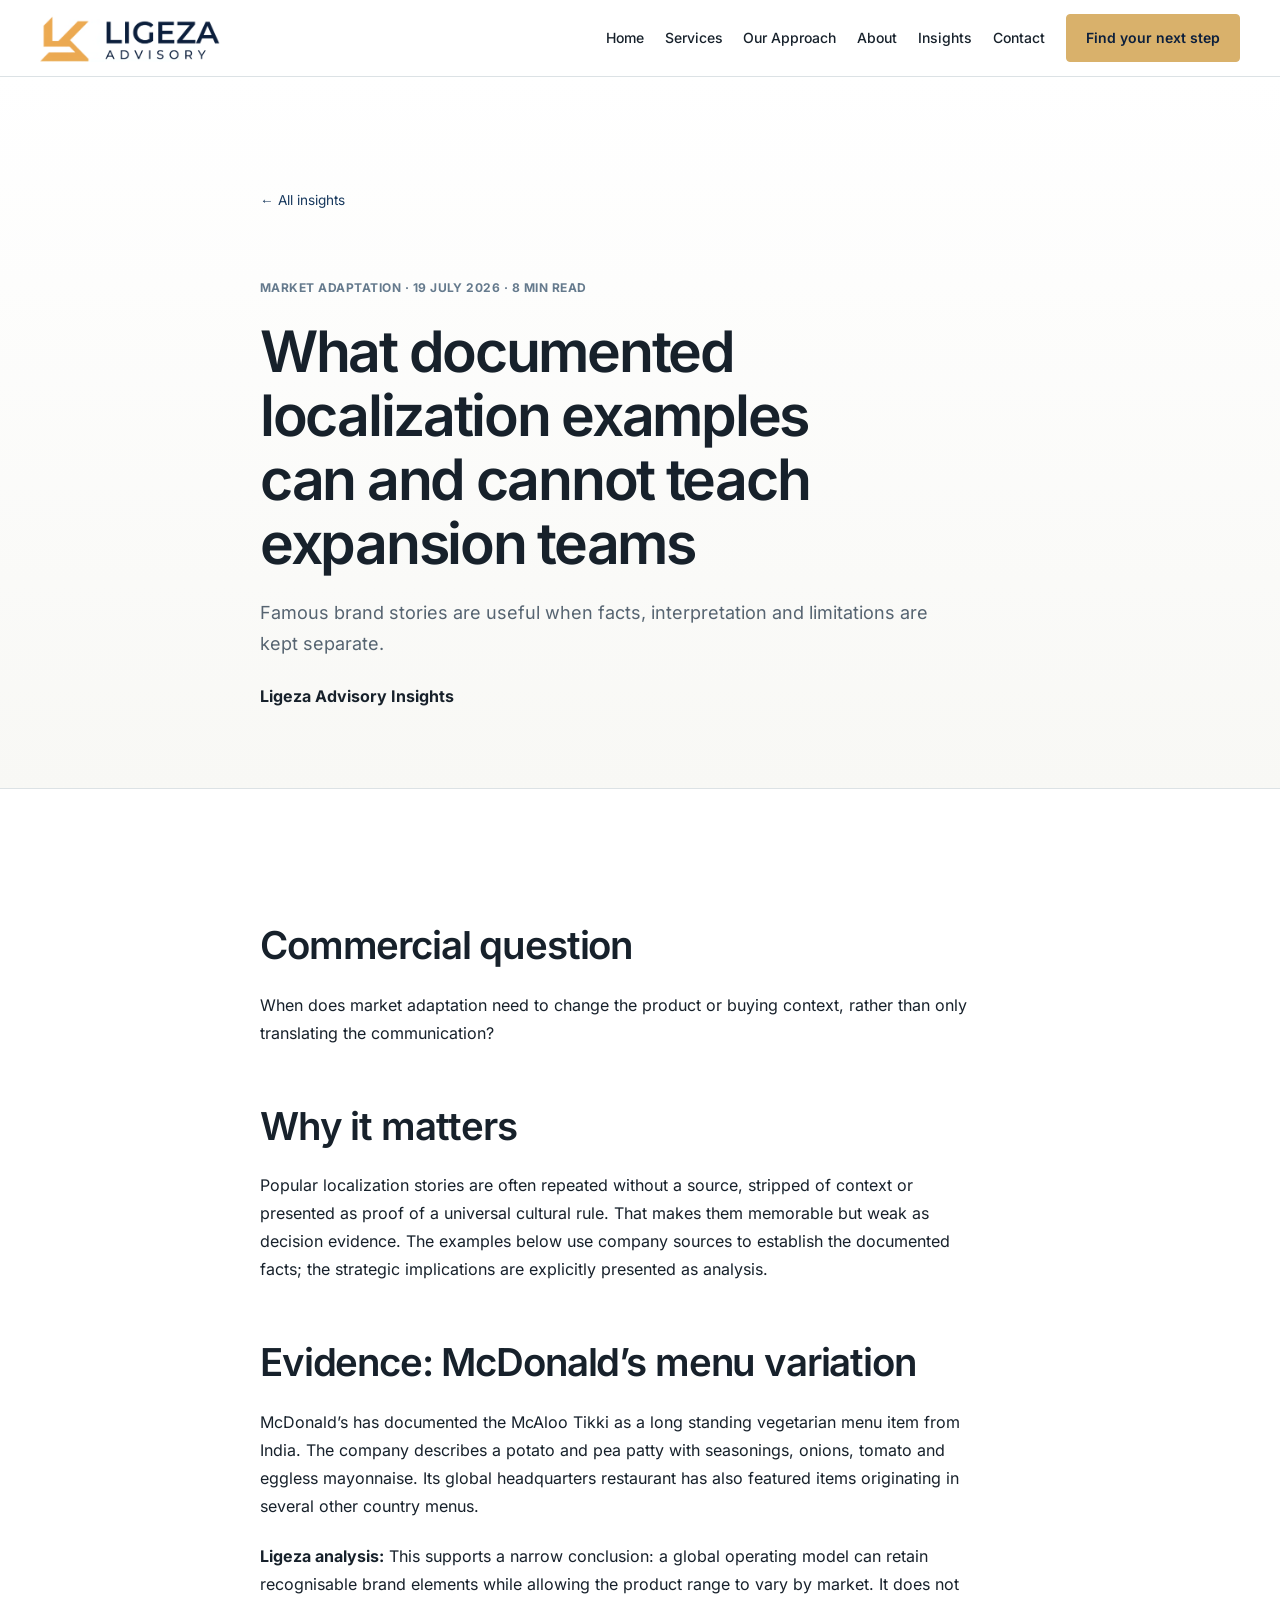
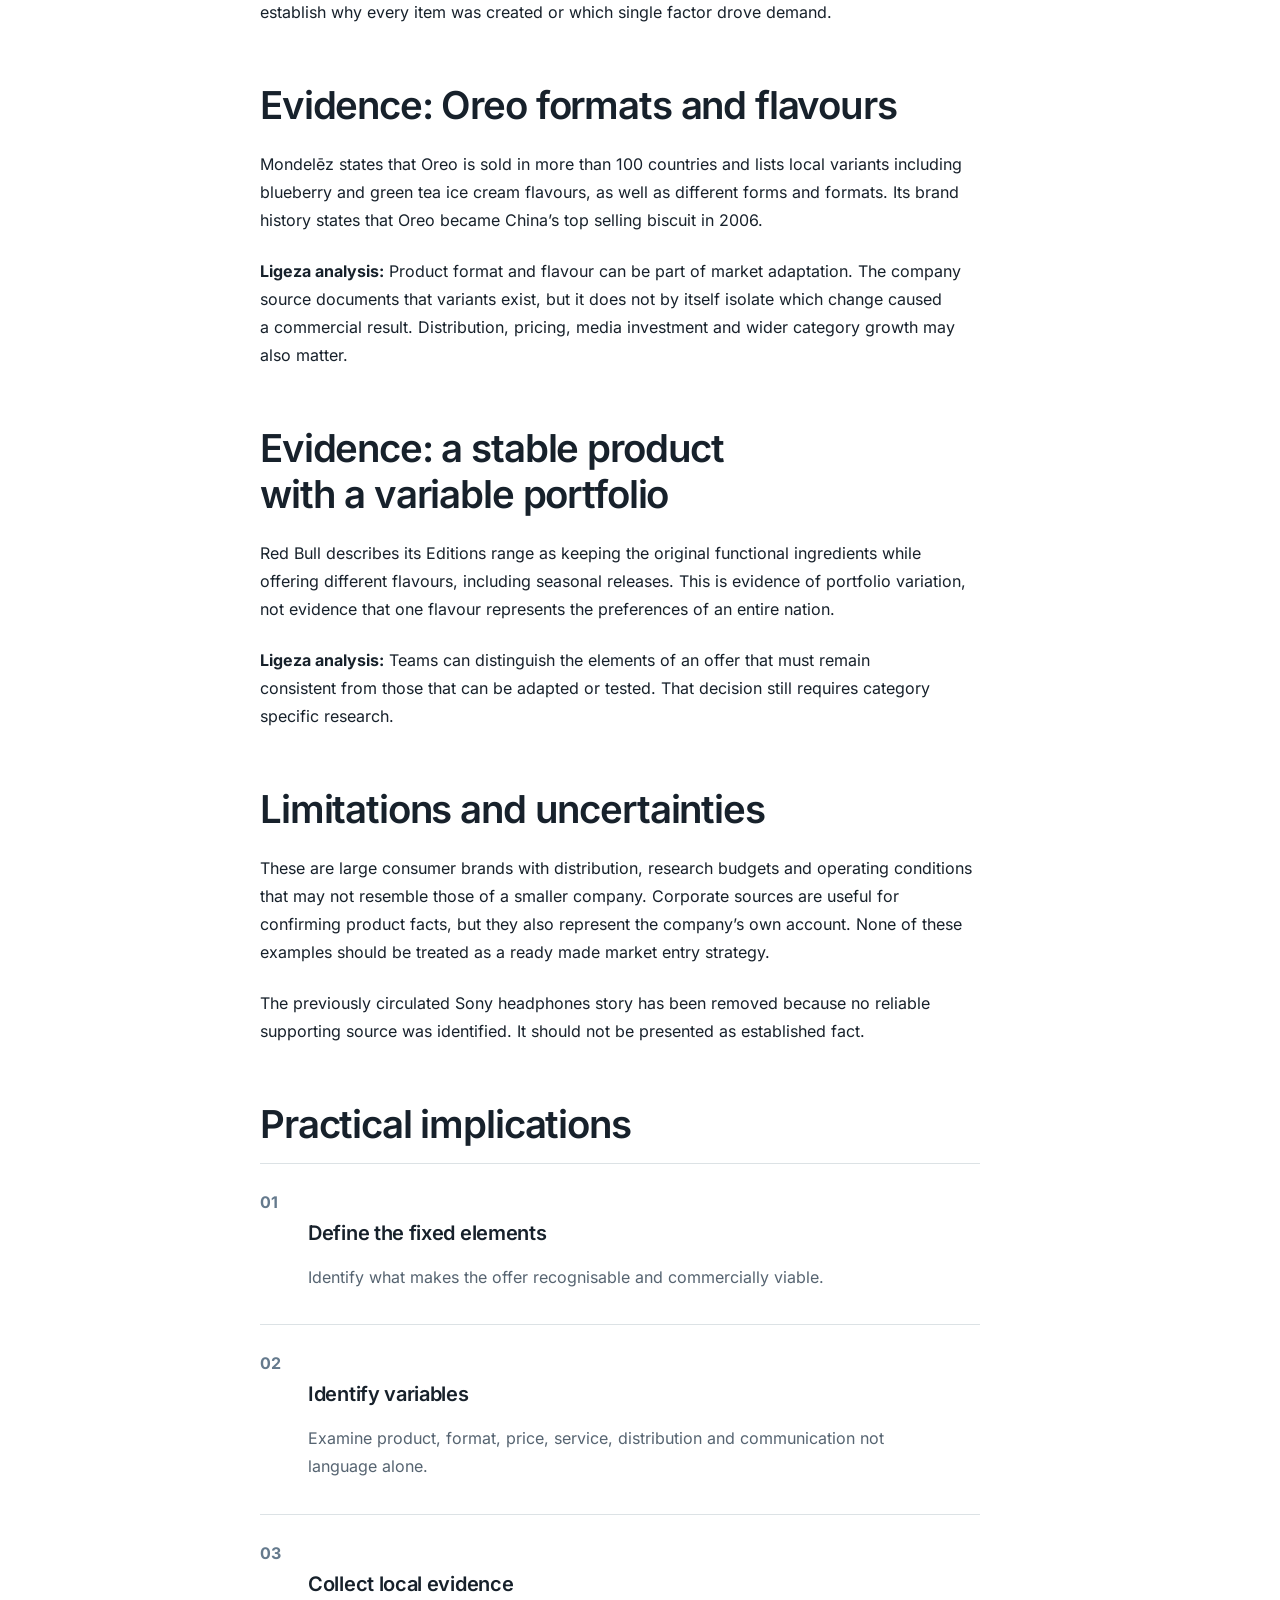
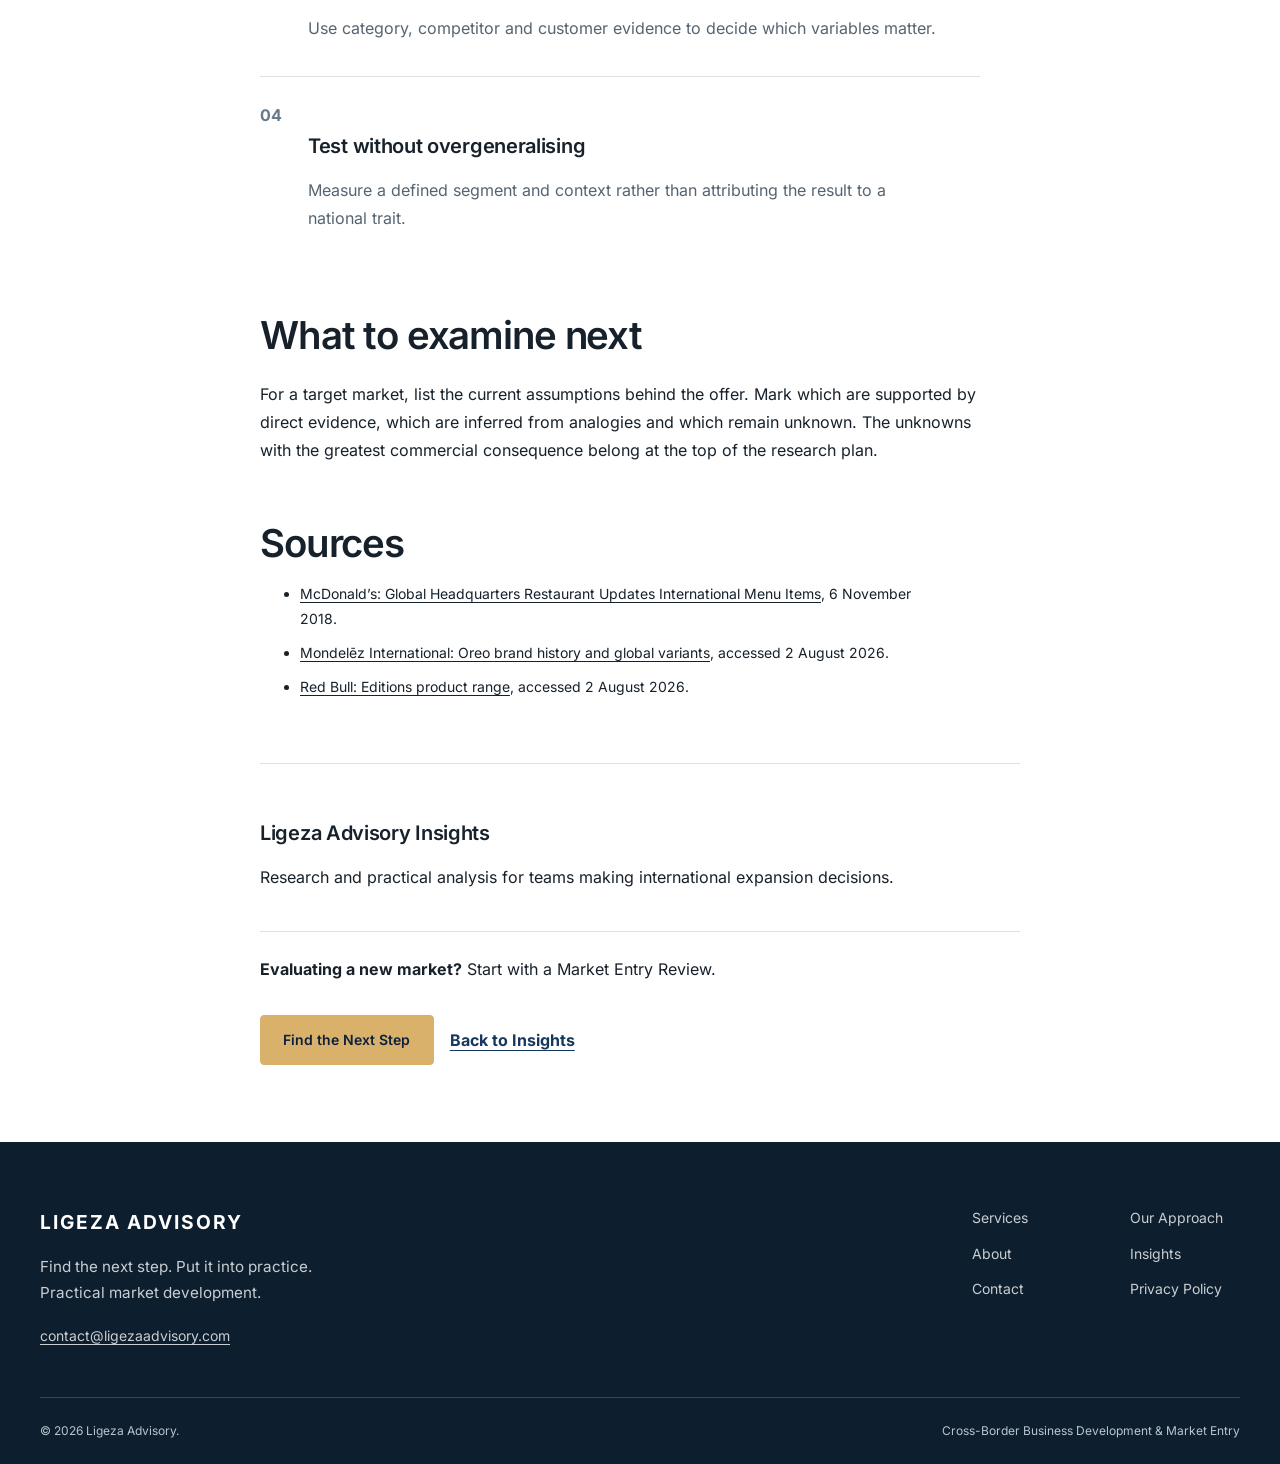
<file: blog/four-localization-examples-beyond-translation.html>
<!doctype html>
<html lang="en">
  <head>
    <meta charset="utf-8"/>
    <meta content="width=device-width,initial-scale=1" name="viewport"/>
    <title>Documented Localization Examples and Their Limits | Ligeza Advisory</title>
    <meta content="A source-led analysis of product adaptation by McDonald’s and Oreo, and what expansion teams can responsibly infer from it." name="description"/>
    <link href="https://ligezaadvisory.com/blog/four-localization-examples-beyond-translation.html" rel="canonical"/>
    <meta content="What Documented Localization Examples Can—and Cannot—Teach" property="og:title"/>
    <meta content="Documented facts, analysis and limitations for expansion teams." property="og:description"/>
    <link href="../logo.png" rel="icon"/>
    <link href="../assets/advisory.css?v=20261001-process" rel="stylesheet"/>
    <link href="../assets/typography.css?v=20261001-process" rel="stylesheet"/>
    <meta content="https://ligezaadvisory.com/blog/four-localization-examples-beyond-translation.html" property="og:url"/>
    <meta content="Ligeza Advisory" property="og:site_name"/>
    <noscript><link href="../assets/no-script.css" rel="stylesheet"/></noscript>
    <meta property="og:type" content="article"/>
  </head>
  <body>
    <a class="skip-link" href="#main">Skip to main content</a>
    <header class="nav-bar" id="navbar">
      <div class="container nav-inner">
        <a class="brand" href="../index.html"><strong>LIGEZA ADVISORY</strong><span>Cross-Border Business Development &amp; Market Entry</span></a>
        <nav aria-label="Primary navigation" class="nav-links" id="primary-navigation">
          <a href="../index.html">Home</a>
          <a href="../services/index.html">Services</a>
          <a href="../markets/index.html">Our Approach</a>
          <a href="../about/index.html">About</a>
          <a href="../blog/index.html">Insights</a>
          <a href="../contact/index.html">Contact</a>
          <a class="btn-nav" href="../contact/index.html#enquiry">Find your next step</a>
        </nav>
        <button aria-controls="primary-navigation" aria-expanded="false" aria-label="Open menu" class="hamburger" type="button"><span></span><span></span><span></span></button>
      </div>
    </header>
    <main id="main" tabindex="-1">
      <header class="post-header">
        <div class="post-body">
          <a class="back-link" href="index.html">← All insights</a>
          <p class="meta">Market adaptation · 19 July 2026 · 8 min read</p>
          <h1>What documented localization examples can and cannot teach expansion teams</h1>
          <p class="lede">Famous brand stories are useful when facts, interpretation and limitations are kept separate.</p>
          <p><strong>Ligeza Advisory Insights</strong></p>
        </div>
      </header>
      <article class="section section--white">
        <div class="post-body">
          <h2>Commercial question</h2>
          <p>When does market adaptation need to change the product or buying context, rather than only translating the communication?</p>
          <h2>Why it matters</h2>
          <p>Popular localization stories are often repeated without a source, stripped of context or presented as proof of a universal cultural rule. That makes them memorable but weak as decision evidence. The examples below use company sources to establish the documented facts; the strategic implications are explicitly presented as analysis.</p>
          <h2>Evidence: McDonald’s menu variation</h2>
          <p>McDonald’s has documented the McAloo Tikki as a long standing vegetarian menu item from India. The company describes a potato and pea patty with seasonings, onions, tomato and eggless mayonnaise. Its global headquarters restaurant has also featured items originating in several other country menus.</p>
          <p><strong>Ligeza analysis:</strong> This supports a narrow conclusion: a global operating model can retain recognisable brand elements while allowing the product range to vary by market. It does not establish why every item was created or which single factor drove demand.</p>
          <h2>Evidence: Oreo formats and flavours</h2>
          <p>Mondelēz states that Oreo is sold in more than 100 countries and lists local variants including blueberry and green tea ice cream flavours, as well as different forms and formats. Its brand history states that Oreo became China’s top selling biscuit in 2006.</p>
          <p><strong>Ligeza analysis:</strong> Product format and flavour can be part of market adaptation. The company source documents that variants exist, but it does not by itself isolate which change caused a commercial result. Distribution, pricing, media investment and wider category growth may also matter.</p>
          <h2>Evidence: a stable product with a variable portfolio</h2>
          <p>Red Bull describes its Editions range as keeping the original functional ingredients while offering different flavours, including seasonal releases. This is evidence of portfolio variation, not evidence that one flavour represents the preferences of an entire nation.</p>
          <p><strong>Ligeza analysis:</strong> Teams can distinguish the elements of an offer that must remain consistent from those that can be adapted or tested. That decision still requires category specific research.</p>
          <h2>Limitations and uncertainties</h2>
          <p>These are large consumer brands with distribution, research budgets and operating conditions that may not resemble those of a smaller company. Corporate sources are useful for confirming product facts, but they also represent the company’s own account. None of these examples should be treated as a ready made market entry strategy.</p>
          <p>The previously circulated Sony headphones story has been removed because no reliable supporting source was identified. It should not be presented as established fact.</p>
          <h2>Practical implications</h2>
          <ol class="steps">
            <li>
              <div>
                <h3>Define the fixed elements</h3>
                <p>Identify what makes the offer recognisable and commercially viable.</p>
              </div>
            </li>
            <li>
              <div>
                <h3>Identify variables</h3>
                <p>Examine product, format, price, service, distribution and communication not language alone.</p>
              </div>
            </li>
            <li>
              <div>
                <h3>Collect local evidence</h3>
                <p>Use category, competitor and customer evidence to decide which variables matter.</p>
              </div>
            </li>
            <li>
              <div>
                <h3>Test without overgeneralising</h3>
                <p>Measure a defined segment and context rather than attributing the result to a national trait.</p>
              </div>
            </li>
          </ol>
          <h2>What to examine next</h2>
          <p>For a target market, list the current assumptions behind the offer. Mark which are supported by direct evidence, which are inferred from analogies and which remain unknown. The unknowns with the greatest commercial consequence belong at the top of the research plan.</p>
          <h2>Sources</h2>
          <ul class="source-list">
            <li><a href="https://corporate.mcdonalds.com/corpmcd/our-stories/article/hq_menu_updates.html">McDonald’s: Global Headquarters Restaurant Updates International Menu Items</a>, 6 November 2018.</li>
            <li><a href="https://www.mondelezinternational.com/our-brands/oreo/index.html">Mondelēz International: Oreo brand history and global variants</a>, accessed 2 August 2026.</li>
            <li><a href="https://www.redbull.com/us-en/energydrink/products/red-bull-editions-energy-drinks">Red Bull: Editions product range</a>, accessed 2 August 2026.</li>
          </ul>
          <div class="author-box">
            <h3>Ligeza Advisory Insights</h3>
            <p>Research and practical analysis for teams making international expansion decisions.</p>
          </div>
          <p><strong>Evaluating a new market?</strong> Start with a Market Entry Review.</p>
          <div class="button-row">
            <a class="btn-primary" href="../contact/index.html">Find the Next Step</a>
            <a class="text-link" href="../blog/index.html">Back to Insights</a>
          </div>
        </div>
      </article>
    </main>
    <footer class="site-footer">
      <div class="container">
        <div class="footer-inner">
          <div class="footer-identity">
            <a class="footer-brand" href="../index.html">LIGEZA ADVISORY</a>
            <p>Find the next step. Put it into practice.<br/>Practical market development.</p>
            <a class="footer-email" href="mailto:contact@ligezaadvisory.com">contact@ligezaadvisory.com</a>
          </div>
          <nav aria-label="Footer navigation" class="footer-links">
            <a href="../services/index.html">Services</a>
            <a href="../markets/index.html">Our Approach</a>
<a href="../about/index.html">About</a>
            <a href="../blog/index.html">Insights</a>
            <a href="../contact/index.html">Contact</a>
            <a href="../privacy/index.html">Privacy Policy</a>
          </nav>
        </div>
        <div class="footer-bottom">
          <span>© <span id="year"></span> Ligeza Advisory.</span>
          <span>Cross-Border Business Development &amp; Market Entry</span>
        </div>
      </div>
    </footer>
    <script defer="" src="../assets/site.js?v=20260929-2"></script>
  </body>
</html>
</file>
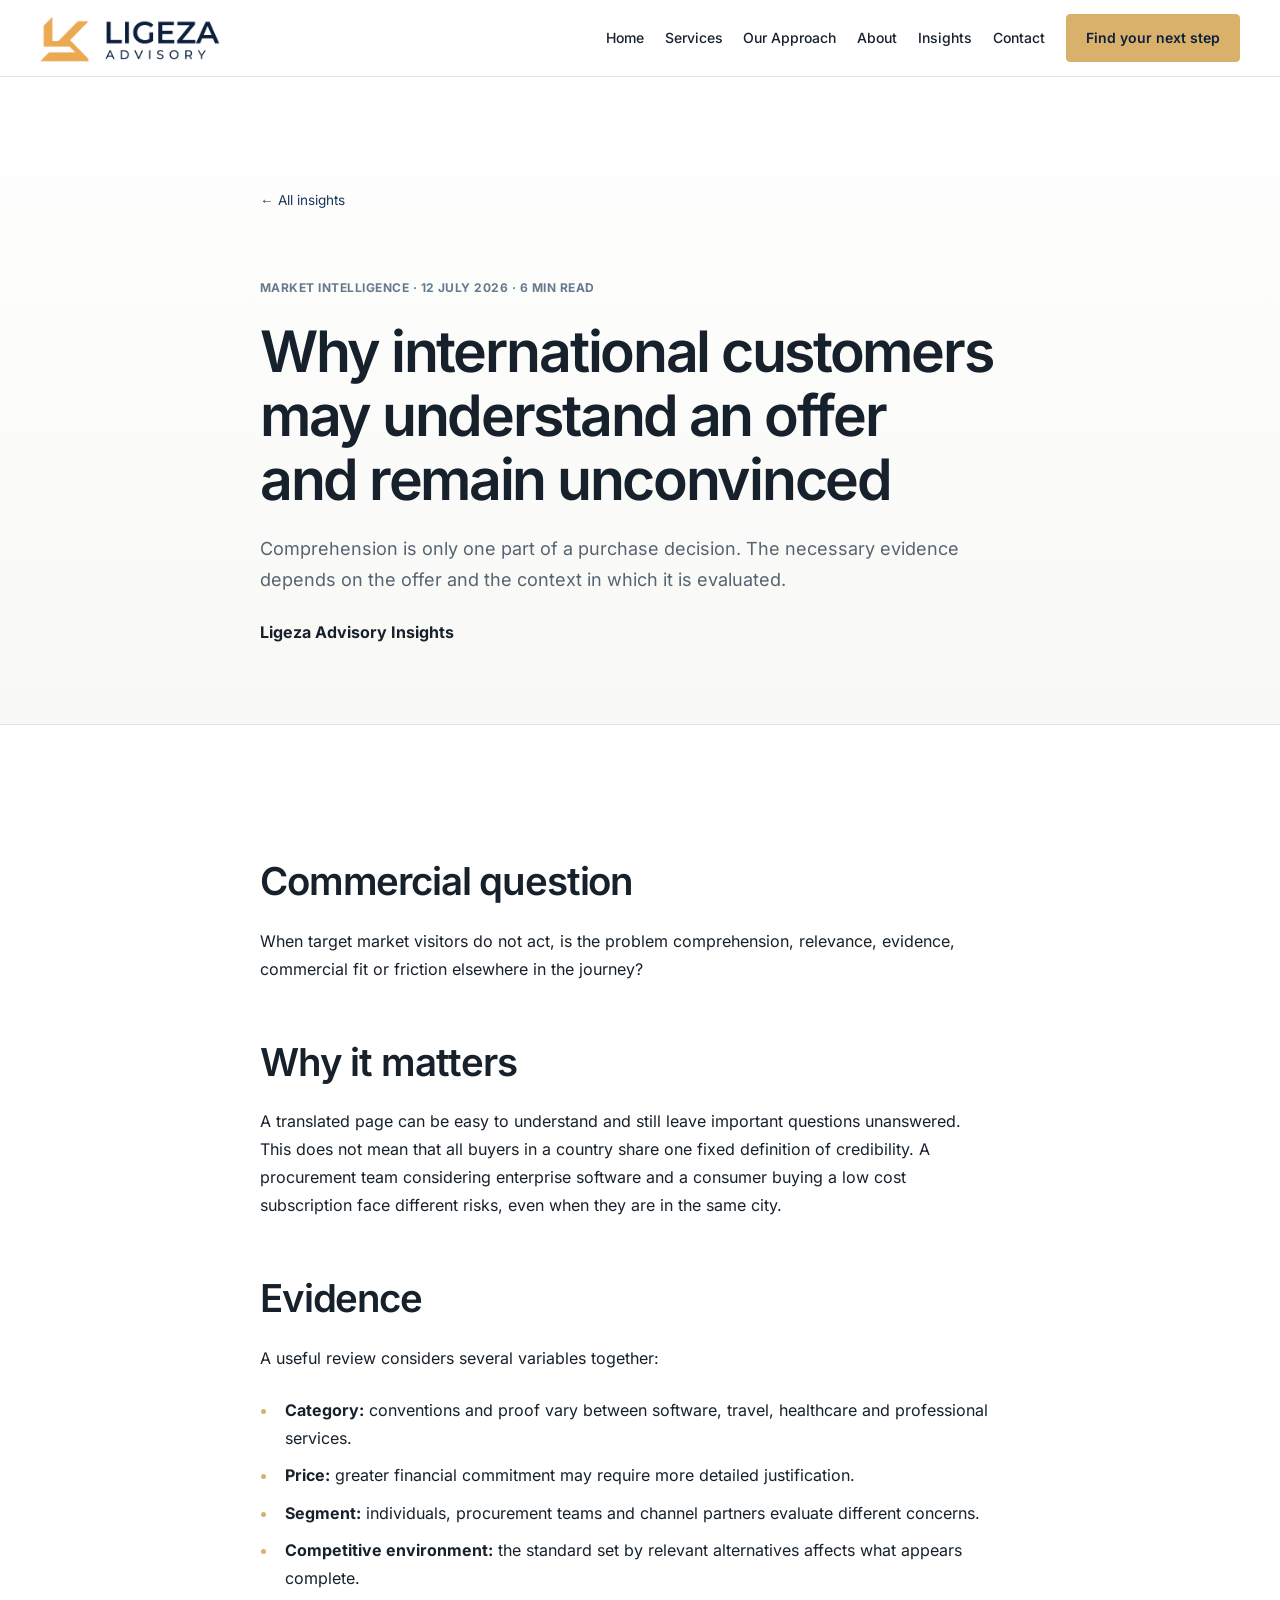
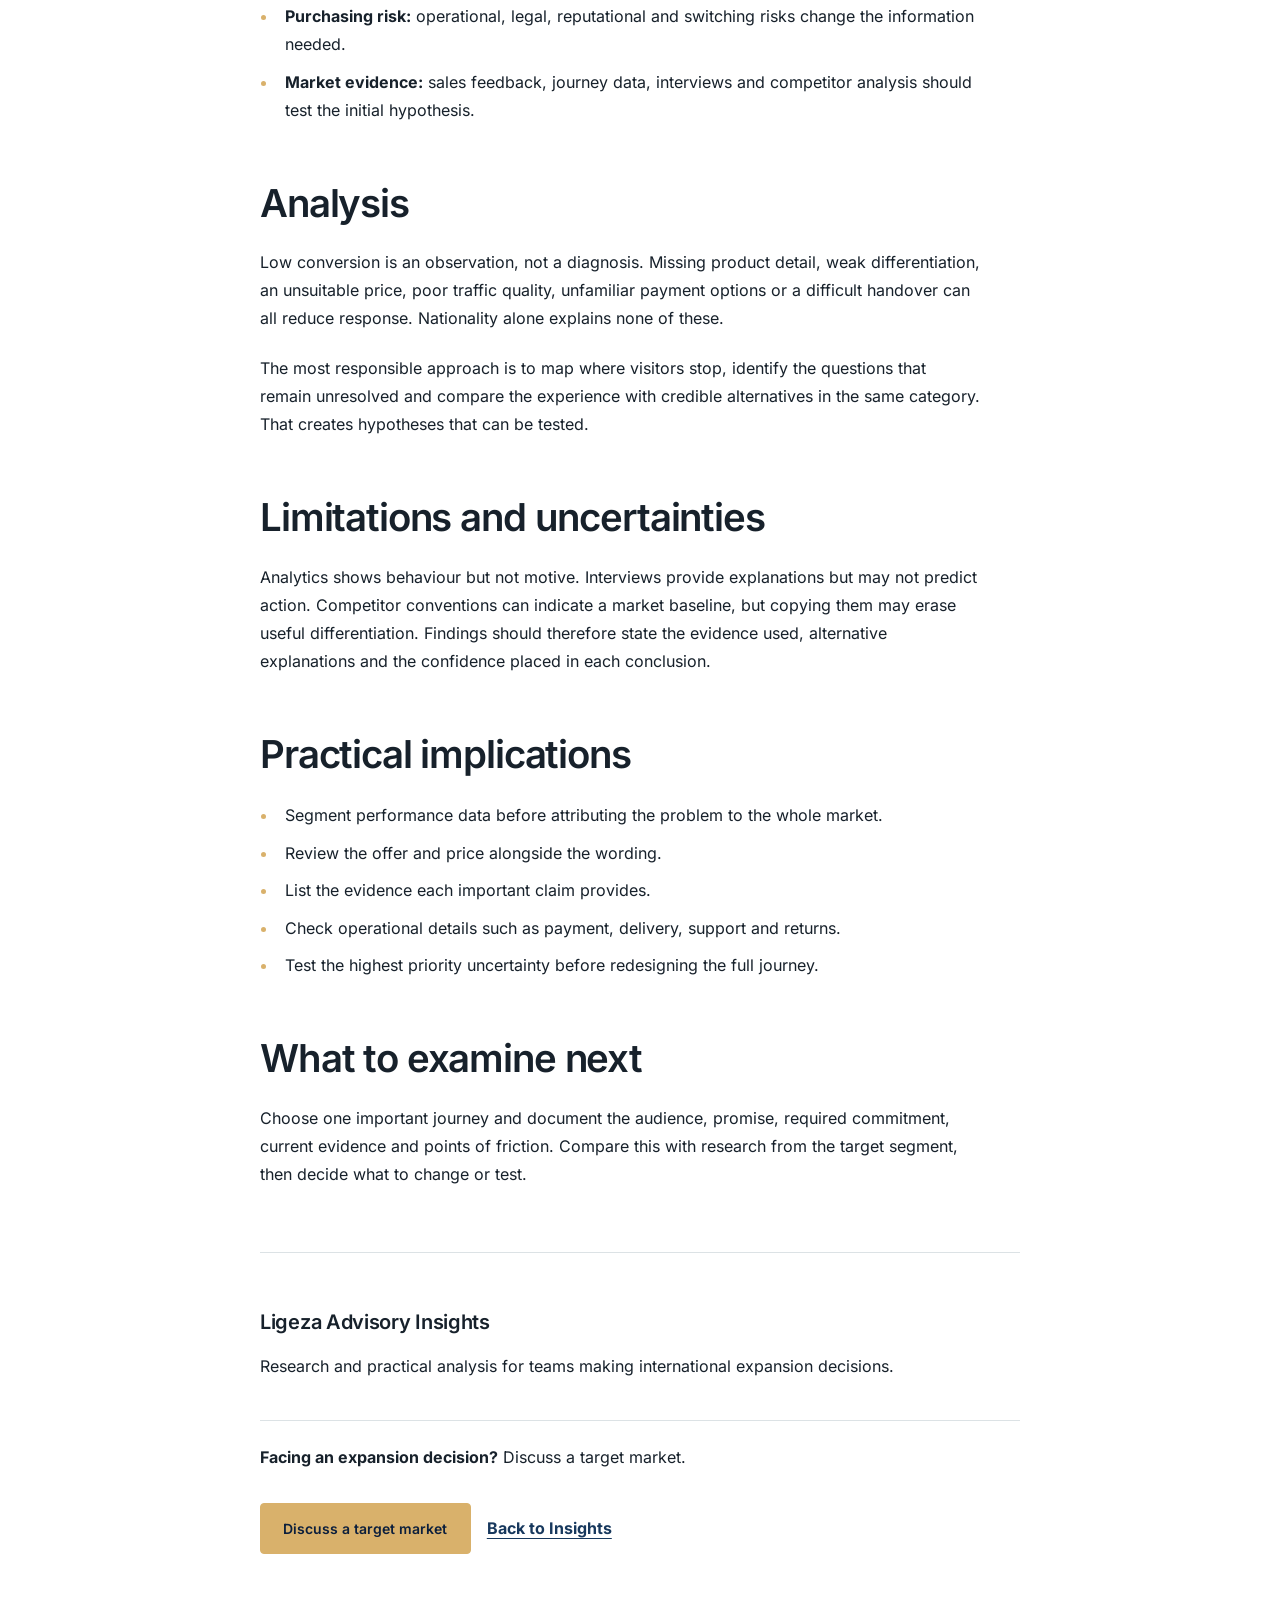
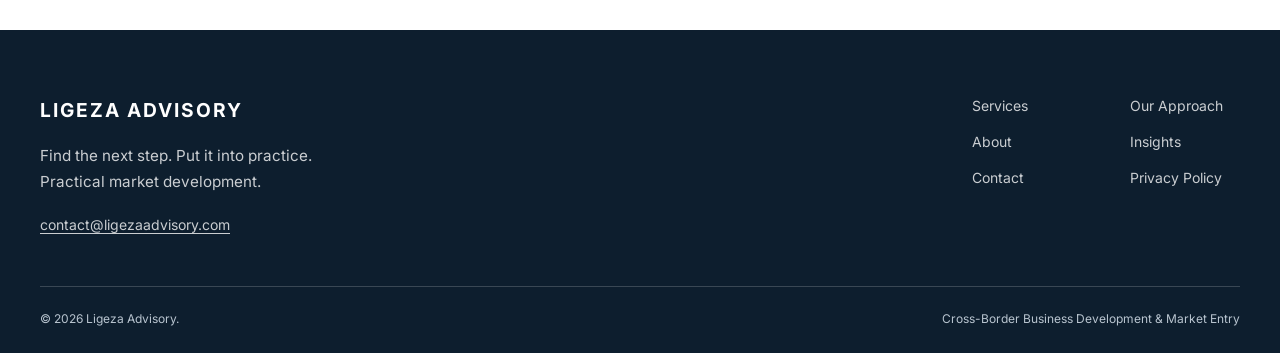
<file: blog/international-customers-unconvinced.html>
<!doctype html>
<html lang="en">
  <head>
    <meta charset="utf-8"/>
    <meta content="width=device-width,initial-scale=1" name="viewport"/>
    <title>Why International Customers May Remain Unconvinced | Ligeza Advisory</title>
    <meta content="How category, price, segment, competition, purchasing risk and market evidence shape what buyers need before acting." name="description"/>
    <link href="https://ligezaadvisory.com/blog/international-customers-unconvinced.html" rel="canonical"/>
    <meta content="Why International Customers May Remain Unconvinced" property="og:title"/>
    <meta content="Understanding an offer is not the same as having enough evidence to act." property="og:description"/>
    <link href="../logo.png" rel="icon"/>
    <link href="../assets/advisory.css?v=20261001-process" rel="stylesheet"/>
    <link href="../assets/typography.css?v=20261001-process" rel="stylesheet"/>
    <meta content="https://ligezaadvisory.com/blog/international-customers-unconvinced.html" property="og:url"/>
    <meta content="Ligeza Advisory" property="og:site_name"/>
    <noscript><link href="../assets/no-script.css" rel="stylesheet"/></noscript>
    <meta property="og:type" content="article"/>
  </head>
  <body>
    <a class="skip-link" href="#main">Skip to main content</a>
    <header class="nav-bar" id="navbar">
      <div class="container nav-inner">
        <a class="brand" href="../index.html"><strong>LIGEZA ADVISORY</strong><span>Cross-Border Business Development &amp; Market Entry</span></a>
        <nav aria-label="Primary navigation" class="nav-links" id="primary-navigation">
          <a href="../index.html">Home</a>
          <a href="../services/index.html">Services</a>
          <a href="../markets/index.html">Our Approach</a>
          <a href="../about/index.html">About</a>
          <a href="../blog/index.html">Insights</a>
          <a href="../contact/index.html">Contact</a>
          <a class="btn-nav" href="../contact/index.html#enquiry">Find your next step</a>
        </nav>
        <button aria-controls="primary-navigation" aria-expanded="false" aria-label="Open menu" class="hamburger" type="button"><span></span><span></span><span></span></button>
      </div>
    </header>
    <main id="main" tabindex="-1">
      <header class="post-header">
        <div class="post-body">
          <a class="back-link" href="index.html">← All insights</a>
          <p class="meta">Market intelligence · 12 July 2026 · 6 min read</p>
          <h1>Why international customers may understand an offer and remain unconvinced</h1>
          <p class="lede">Comprehension is only one part of a purchase decision. The necessary evidence depends on the offer and the context in which it is evaluated.</p>
          <p><strong>Ligeza Advisory Insights</strong></p>
        </div>
      </header>
      <article class="section section--white">
        <div class="post-body">
          <h2>Commercial question</h2>
          <p>When target market visitors do not act, is the problem comprehension, relevance, evidence, commercial fit or friction elsewhere in the journey?</p>
          <h2>Why it matters</h2>
          <p>A translated page can be easy to understand and still leave important questions unanswered. This does not mean that all buyers in a country share one fixed definition of credibility. A procurement team considering enterprise software and a consumer buying a low cost subscription face different risks, even when they are in the same city.</p>
          <h2>Evidence</h2>
          <p>A useful review considers several variables together:</p>
          <ul class="plain-list">
            <li><strong>Category:</strong> conventions and proof vary between software, travel, healthcare and professional services.</li>
            <li><strong>Price:</strong> greater financial commitment may require more detailed justification.</li>
            <li><strong>Segment:</strong> individuals, procurement teams and channel partners evaluate different concerns.</li>
            <li><strong>Competitive environment:</strong> the standard set by relevant alternatives affects what appears complete.</li>
            <li><strong>Purchasing risk:</strong> operational, legal, reputational and switching risks change the information needed.</li>
            <li><strong>Market evidence:</strong> sales feedback, journey data, interviews and competitor analysis should test the initial hypothesis.</li>
          </ul>
          <h2>Analysis</h2>
          <p>Low conversion is an observation, not a diagnosis. Missing product detail, weak differentiation, an unsuitable price, poor traffic quality, unfamiliar payment options or a difficult handover can all reduce response. Nationality alone explains none of these.</p>
          <p>The most responsible approach is to map where visitors stop, identify the questions that remain unresolved and compare the experience with credible alternatives in the same category. That creates hypotheses that can be tested.</p>
          <h2>Limitations and uncertainties</h2>
          <p>Analytics shows behaviour but not motive. Interviews provide explanations but may not predict action. Competitor conventions can indicate a market baseline, but copying them may erase useful differentiation. Findings should therefore state the evidence used, alternative explanations and the confidence placed in each conclusion.</p>
          <h2>Practical implications</h2>
          <ul class="plain-list">
            <li>Segment performance data before attributing the problem to the whole market.</li>
            <li>Review the offer and price alongside the wording.</li>
            <li>List the evidence each important claim provides.</li>
            <li>Check operational details such as payment, delivery, support and returns.</li>
            <li>Test the highest priority uncertainty before redesigning the full journey.</li>
          </ul>
          <h2>What to examine next</h2>
          <p>Choose one important journey and document the audience, promise, required commitment, current evidence and points of friction. Compare this with research from the target segment, then decide what to change or test.</p>
          <div class="author-box">
            <h3>Ligeza Advisory Insights</h3>
            <p>Research and practical analysis for teams making international expansion decisions.</p>
          </div>
          <p><strong>Facing an expansion decision?</strong> Discuss a target market.</p>
          <div class="button-row">
            <a class="btn-primary" href="../contact/index.html">Discuss a target market</a>
            <a class="text-link" href="../blog/index.html">Back to Insights</a>
          </div>
        </div>
      </article>
    </main>
    <footer class="site-footer">
      <div class="container">
        <div class="footer-inner">
          <div class="footer-identity">
            <a class="footer-brand" href="../index.html">LIGEZA ADVISORY</a>
            <p>Find the next step. Put it into practice.<br/>Practical market development.</p>
            <a class="footer-email" href="mailto:contact@ligezaadvisory.com">contact@ligezaadvisory.com</a>
          </div>
          <nav aria-label="Footer navigation" class="footer-links">
            <a href="../services/index.html">Services</a>
            <a href="../markets/index.html">Our Approach</a>
<a href="../about/index.html">About</a>
            <a href="../blog/index.html">Insights</a>
            <a href="../contact/index.html">Contact</a>
            <a href="../privacy/index.html">Privacy Policy</a>
          </nav>
        </div>
        <div class="footer-bottom">
          <span>© <span id="year"></span> Ligeza Advisory.</span>
          <span>Cross-Border Business Development &amp; Market Entry</span>
        </div>
      </div>
    </footer>
    <script defer="" src="../assets/site.js?v=20260929-2"></script>
  </body>
</html>
</file>
<file: assets/advisory.css>
@import url('fonts/inter-woff2.css');
:root {
  --ink: #17212b;
  --muted: #5e6975;
  --paper: #f7f7f4;
  --white: #fff;
  --navy: #17385d;
  --navy-dark: #0c1f3c;
  --sage: #657a8d;
  --accent: #d9b16b;
  --inverse: #ffffff;
  --inverse-muted: rgba(255,255,255,.78);
  --accent-text: #e4c58c;
  --line: #dfe2e2;
  --soft: #eaf0f6;
  --max-w: 1200px;
  --type-xs: .75rem;
  --type-sm: .875rem;
  --type-base: 1rem;
  --type-lead: clamp(1.05rem, 1.4vw, 1.18rem);
  --type-card: clamp(1.15rem, 1.6vw, 1.3rem);
  --type-h2: clamp(1.8rem, 3vw, 2.4rem);
  --type-h1: clamp(2.5rem, 4.2vw, 3.75rem);
}

* {
  box-sizing: border-box;
}

html {
  overflow-x: hidden;
  scroll-behavior: smooth;
}

body {
  margin: 0;
  overflow-x: hidden;
  background: var(--paper);
  color: var(--ink);
  font: 400 var(--type-base)/1.7 Inter, Arial, sans-serif;
}

.home main {
  background: var(--paper);
}

.home main > section {
  position: relative;
}

img {
  max-width: 100%;
}

a {
  color: inherit;
}

p, li {
  max-width: 72ch;
}

h1,
h2,
h3 {
  margin: 0 0 1rem;
  color: var(--ink);
  font-family: Inter, Arial, sans-serif;
  font-weight: 600;
  text-wrap: balance;
  line-height: 1.15;
  letter-spacing: -.02em;
}

h1 {
  font-size: var(--type-h1);
  max-width: 16ch;
}

h2 {
  font-size: var(--type-h2);
  max-width: 24ch;
}

h3 {
  margin: 0 0 .6rem;
  font-size: var(--type-card);
  line-height: 1.4;
}

.container {
  width: min(calc(100% - 40px), var(--max-w));
  margin-inline: auto;
}

.narrow {
  width: min(calc(100% - 40px), 780px);
  margin-inline: auto;
}

.section {
  padding: clamp(4rem, 6vw, 6rem) 0;
}

.section--white {
  background: var(--white);
}

.section--dark {
  background: radial-gradient(110% 120% at 5% 0%, #1c426b 0%, var(--navy-dark) 58%, #071526 100%);
  color: var(--inverse);
}

.section--dark h2, .section--dark h3 {
  color: var(--inverse);
}

.eyebrow {
  margin: 0 0 1rem;
  color: var(--sage);
  font-size: var(--type-xs);
  font-weight: 700;
  letter-spacing: .13em;
  text-transform: uppercase;
}

.lede {
  margin: 0;
  color: var(--muted);
  font-size: var(--type-lead);
  line-height: 1.65;
}

.section--dark .lede {
  color: var(--inverse-muted);
}

.section--dark .text-link {
  color: var(--accent-text);
}

.button-row {
  display: flex;
  flex-wrap: wrap;
  gap: 1rem;
  margin-top: 2rem;
  align-items: center;
}

.btn-primary, .btn-secondary, .btn-nav {
  display: inline-flex;
  min-height: 46px;
  align-items: center;
  justify-content: center;
  padding: .75rem 1.15rem;
  border: 1px solid var(--navy);
  border-radius: 5px;
  font-size: var(--type-sm);
  font-weight: 700;
  line-height: 1.2;
  text-decoration: none;
  transition: background-color .2s, color .2s, border-color .2s;
}

.btn-primary, .btn-nav {
  background: var(--accent);
  border-color: var(--accent);
  color: var(--navy-dark);
}

.btn-primary:hover, .btn-nav:hover {
  background: #e7c58e;
  border-color: #e7c58e;
}

.btn-secondary {
  background: transparent;
  color: var(--navy);
}

.btn-secondary:hover {
  background: var(--soft);
}

.text-link {
  color: var(--navy);
  font-weight: 700;
  text-underline-offset: 4px;
}

.skip-link {
  position: fixed;
  top: -100px;
  left: 1rem;
  z-index: 100;
  padding: .75rem 1rem;
  background: #fff;
}

.skip-link:focus {
  top: 1rem;
}

:focus-visible {
  outline: 3px solid #bd7a28;
  outline-offset: 3px;
}

.nav-bar {
  position: sticky;
  top: 0;
  z-index: 20;
  background: rgba(255,255,255,.96);
  backdrop-filter: blur(10px);
  border-bottom: 1px solid var(--line);
}

.nav-inner {
  min-height: 76px;
  display: flex;
  align-items: center;
  justify-content: space-between;
  gap: 2rem;
}

.brand {
  display: flex;
  flex-direction: column;
  color: var(--ink);
  text-decoration: none;
  line-height: 1;
}

.brand strong {
  font: 700 1.15rem/1 Inter, sans-serif;
  letter-spacing: .16em;
}

.brand span {
  margin-top: .35rem;
  color: var(--muted);
  font-size: .59rem;
  letter-spacing: .07em;
}

.nav-links {
  display: flex;
  align-items: center;
  gap: 1.1rem;
}

.nav-links > a:not(.btn-nav) {
  font-size: var(--type-sm);
  font-weight: 600;
  text-decoration: none;
}

.nav-links > a:not(.btn-nav):hover {
  text-decoration: underline;
  text-underline-offset: 5px;
}

.nav-links [aria-current='page'] {
  color: var(--navy);
  text-decoration: underline;
  text-decoration-color: var(--accent);
  text-decoration-thickness: 2px;
  text-underline-offset: 6px;
}

.hamburger {
  display: none;
  width: 44px;
  height: 44px;
  padding: 10px;
  border: 1px solid var(--line);
  background: transparent;
}

.hamburger span {
  display: block;
  height: 2px;
  margin: 5px 0;
  background: var(--ink);
}

.hero {
  position: relative;
  overflow: hidden;
  padding: clamp(4.5rem, 7vw, 6.5rem) 0;
  background: radial-gradient(120% 120% at 10% 0%, #234b78 0%, var(--navy-dark) 52%, #071425 100%);
  color: var(--inverse);
}

.hero::before {
  position: absolute;
  inset: 0;
  background: none;
  content: '';
  opacity: .08;
  pointer-events: none;
}

.hero .container {
  position: relative;
  z-index: 1;
}

.hero h1 {
  color: var(--inverse);
}

.hero .lede {
  color: var(--inverse-muted);
}

.hero .eyebrow {
  color: var(--accent-text);
}

.hero .btn-secondary {
  border-color: rgba(255,255,255,.55);
  color: var(--inverse);
}

.hero .btn-secondary:hover {
  background: rgba(255,255,255,.09);
}

.hero-grid, .split {
  display: grid;
  grid-template-columns: minmax(0, 1.08fr) minmax(300px, .92fr);
  gap: clamp(2.5rem, 6vw, 5rem);
  align-items: center;
}

.hero-grid > *,
.split > *,
.section-heading-row > * {
  min-width: 0;
}

.hero-copy .lede {
  max-width: 66ch;
}

.decision-intro > p:not(.eyebrow):not(.decision-prompt) {
  margin: 1.25rem 0 0;
  color: var(--muted);
}

.editorial-copy p {
  margin: 0 0 1.25rem;
}

.plain-list {
  margin: 1.5rem 0 0;
  padding-left: 1.15rem;
}

.plain-list li {
  margin: .55rem 0;
  padding-left: .4rem;
}

.service-grid {
  display: grid;
  grid-template-columns: repeat(3, 1fr);
  gap: 1.4rem;
  margin-top: 3rem;
  border: 0;
}

.service-card {
  display: flex;
  flex-direction: column;
  align-items: flex-start;
  padding: clamp(1.5rem, 3vw, 2.4rem);
  background: var(--white);
  border: 1px solid var(--line);
  border-radius: 8px;
  box-shadow: none;
}

.service-card > .text-link {
  margin-top: auto;
  padding-top: .5rem;
}

.service-card + .service-card {
  border-left: 1px solid var(--line);
}

.service-card h3 {
  margin-top: 1.2rem;
  font-size: 1.4rem;
  font-weight: 600;
}

.service-card p {
  color: var(--muted);
}

.price {
  display: block;
  margin: 1.5rem 0;
  color: var(--ink);
  font-weight: 700;
}

.insight-card {
  padding-top: 1.25rem;
  border-top: 2px solid var(--ink);
}

.insight-card a {
  text-decoration: none;
}

.insight-card h3 {
  font: 600 var(--type-card)/1.35 Inter, sans-serif;
}

.insight-card p {
  color: var(--muted);
  font-size: var(--type-base);
}

.blog-meta {
  display: flex;
  flex-wrap: wrap;
  gap: .55rem 1rem;
  margin: 0 0 1rem;
  color: var(--sage);
  font-size: .68rem;
  font-weight: 700;
  letter-spacing: .05em;
  text-transform: uppercase;
}

.blog-meta span + span::before,
.blog-meta time + span::before {
  margin-right: 1rem;
  color: var(--accent);
  content: '•';
}

.article-link {
  display: inline-block;
  margin-top: 1.4rem;
  color: var(--navy);
  font-size: var(--type-sm);
  font-weight: 700;
  text-underline-offset: 4px;
}

.insights-index {
  display: grid;
  grid-template-columns: 130px minmax(0,1.2fr) minmax(320px,.8fr);
  margin-top: 3rem;
  overflow: hidden;
  border: 1px solid var(--line);
  border-radius: 8px;
  background: var(--white);
  box-shadow: var(--home-shadow);
}

.insights-index__rail {
  display: flex;
  flex-direction: column;
  padding: 1.5rem;
  background: var(--navy-dark);
  color: var(--inverse);
}

.insights-index__rail > span {
  color: var(--accent-text);
  font-size: .7rem;
  font-weight: 800;
  letter-spacing: .08em;
}

.insights-index__rail strong {
  margin-top: .8rem;
  font-size: 1rem;
  line-height: 1.35;
}

.insights-index__rail a {
  margin-top: auto;
  color: var(--accent-text);
  font-size: .75rem;
  font-weight: 700;
}

.insights-feature {
  display: flex;
  flex-direction: column;
  justify-content: center;
  min-height: 350px;
  padding: clamp(2rem,4vw,3.25rem);
  border-right: 1px solid var(--line);
}

.home .insights-feature h3 {
  max-width: 25ch;
  font-size: clamp(1.45rem,2vw,1.7rem);
}

.insights-feature h3 a,
.insights-list h3 a {
  text-decoration: none;
}

.insights-feature h3 a:hover,
.insights-list h3 a:hover {
  color: var(--navy);
  text-decoration: underline;
  text-decoration-color: var(--accent);
  text-decoration-thickness: 2px;
  text-underline-offset: 4px;
}

.insights-feature > p:not(.blog-meta) {
  margin: .35rem 0 0;
  color: var(--muted);
  font-size: var(--type-sm);
}

.insights-list {
  display: grid;
  grid-template-rows: repeat(2,1fr);
}

.insights-list article {
  position: relative;
  padding: 1.5rem 3rem 1.5rem 1.5rem;
}

.insights-list article + article {
  border-top: 1px solid var(--line);
}

.insights-list .blog-meta {
  gap: .35rem .65rem;
  margin-bottom: .75rem;
}

.insights-list .blog-meta span + span::before {
  margin-right: .65rem;
}

.home .insights-list h3 {
  margin-bottom: .6rem;
  font-size: 1.1rem;
}

.insights-list article > p:not(.blog-meta) {
  margin: 0;
  color: var(--muted);
  font-size: .78rem;
  line-height: 1.55;
}

.insights-list article > a {
  position: absolute;
  right: 1.5rem;
  bottom: 1.5rem;
  color: var(--navy);
  font-weight: 700;
  text-decoration: none;
}

.meta {
  color: var(--sage);
  font-size: var(--type-xs);
  font-weight: 700;
  letter-spacing: .04em;
  text-transform: uppercase;
}

.page-hero {
  position: relative;
  overflow: hidden;
  padding: clamp(3.75rem, 6vw, 5.25rem) 0;
  border-bottom: 0;
  background: radial-gradient(120% 140% at 10% 0%, #244d79 0%, var(--navy-dark) 58%, #081729 100%);
  color: var(--inverse);
}

.page-hero::after {
  position: absolute;
  inset: 0;
  background: none;
  content: '';
  opacity: .06;
  pointer-events: none;
}

.page-hero .container, .page-hero .narrow {
  position: relative;
  z-index: 1;
}

.page-hero h1 {
  color: var(--inverse);
}

.page-hero .lede {
  color: var(--inverse-muted);
}

.page-hero .eyebrow {
  color: var(--accent-text);
}

.page-hero h1 {
  font-size: var(--type-h1);
  max-width: 19ch;
}

.page-hero .lede {
  max-width: 66ch;
}

.steps {
  margin: 2rem 0 0;
  padding: 0;
  list-style: none;
  counter-reset: steps;
}

.steps li {
  counter-increment: steps;
  display: grid;
  grid-template-columns: 3rem 1fr;
  padding: 1rem 0;
  border-top: 1px solid var(--line);
}

.steps li::before {
  content: counter(steps, decimal-leading-zero);
  color: var(--sage);
  font-weight: 700;
}

.analysis-grid {
  display: grid;
  grid-template-columns: repeat(2, 1fr);
  gap: 0 3rem;
}

.analysis-grid article {
  padding: 1.4rem 0;
  border-top: 1px solid var(--line);
}

fieldset legend {
  font-size: var(--type-sm);
  font-weight: 700;
}

.filters {
  display: flex;
  flex-wrap: wrap;
  gap: .5rem;
  margin: 2rem 0;
}

.filter {
  padding: .55rem .8rem;
  border: 1px solid var(--line);
  border-radius: 4px;
  background: transparent;
  color: var(--ink);
  font: 600 var(--type-sm) Inter, sans-serif;
  cursor: pointer;
}

.filter[aria-pressed='true'] {
  background: var(--navy);
  color: var(--inverse);
  border-color: var(--navy);
}

.featured-insight {
  display: grid;
  grid-template-columns: 1.1fr .9fr;
  border: 1px solid var(--line);
  background: #fff;
}

.featured-insight > div {
  padding: clamp(1.5rem, 4vw, 3rem);
}

.feature-visual {
  display: grid;
  place-items: center;
  min-height: 300px;
  background: radial-gradient(circle at 25% 20%, #2b5b8d, var(--navy-dark) 70%);
  color: var(--inverse);
}

.article-grid {
  display: grid;
  grid-template-columns: repeat(2, 1fr);
  gap: 2rem;
}

.article-card[hidden] {
  display: none;
}

.post-header {
  padding: clamp(4.5rem, 8vw, 7.5rem) 0 3.5rem;
  background: linear-gradient(180deg, #fff 0%, var(--paper) 100%);
  border-bottom: 1px solid var(--line);
}

.post-header h1 {
  max-width: 20ch;
  font-size: var(--type-h1);
}

.post-body {
  width: min(calc(100% - 40px), 760px);
  margin-inline: auto;
}

.post-body h2 {
  margin-top: 3.5rem;
  font-size: var(--type-h2);
}

.post-body h3 {
  margin-top: 2rem;
}

.post-body blockquote {
  margin: 2rem 0;
  padding: 1rem 0 1rem 1.5rem;
  border-left: 3px solid var(--sage);
  font-family: Inter, Arial, sans-serif;
  font-size: var(--type-lead);
  font-weight: 700;
}

.source-list {
  font-size: var(--type-sm);
  overflow-wrap: anywhere;
}

.author-box {
  margin-top: 4rem;
  padding: 1.5rem 0;
  border-block: 1px solid var(--line);
}

.site-footer {
  padding: 4rem 0 1.5rem;
  background: #0d1e2e;
  color: var(--inverse-muted);
}

.footer-inner {
  display: flex;
  justify-content: space-between;
  gap: 2rem;
}

.footer-brand {
  color: var(--inverse);
  font-weight: 700;
  letter-spacing: .12em;
}

.footer-links {
  display: grid;
  grid-template-columns: repeat(2, minmax(110px, 1fr));
  gap: .75rem 3rem;
  align-content: start;
}

.footer-links a {
  font-size: var(--type-sm);
  text-decoration: none;
  text-underline-offset: 5px;
}

.footer-links a:hover {
  text-decoration: underline;
}

body {
  padding-top: 76px;
}

.nav-bar {
  position: fixed;
  right: 0;
  left: 0;
  transition: transform .3s ease, box-shadow .2s ease;
}

.nav-bar.is-scrolled {
  box-shadow: 0 6px 22px rgba(12,31,60,.08);
}

.brand {
  width: 176px;
  height: 48px;
  background: url('../logo.png') center / 118% auto no-repeat;
  flex-shrink: 0;
}

.brand strong, .brand span {
  position: absolute;
  width: 1px;
  height: 1px;
  overflow: hidden;
  clip: rect(0 0 0 0);
  white-space: nowrap;
}

.service-card,
.featured-insight {
  border-radius: 8px;
}

.btn-primary, .btn-secondary, .btn-nav {
  padding: .9rem 1.4rem;
  border-radius: 3px;
  transition: background-color .2s, border-color .2s, color .2s;
}

.page-hero .container, .page-hero .narrow {
  padding: clamp(1.75rem, 3vw, 2.5rem);
  border: 1px solid rgba(255,255,255,.09);
  border-radius: 0;
  background: transparent;
}

.page-hero .lede {
  max-width: 62ch;
}

.page-hero p:last-child {
  margin-bottom: 0;
}

.section > .container > .split {
  align-items: start;
}

.section--dark > .container > .split {
  align-items: center;
}

.editorial-copy > :first-child {
  margin-top: 0;
}

.plain-list li::marker {
  color: var(--accent);
}

.home main > .section {
  border-top: 1px solid var(--line);
  background: transparent;
  color: var(--ink);
}

.home main > .section h2,
.home main > .section h3 {
  color: var(--ink);
}

.home main > .section .lede {
  color: var(--muted);
}

.home main > .section .eyebrow {
  color: var(--sage);
}

.home main > .section .text-link {
  color: var(--navy);
}

.home main > .audience-section {
  overflow: hidden;
  background: transparent;
  color: var(--ink);
}

.audience-section::before {
  display: none;
}

.audience-section .container {
  position: relative;
}

.home main > .audience-section h2,
.home main > .audience-section h3 {
  color: var(--ink);
}

.home main > .audience-section .eyebrow {
  color: var(--sage);
}

.audience-section .section-heading-row > p {
  color: var(--muted);
}

.audience-grid {
  display: grid;
  grid-template-columns: repeat(2,minmax(0,1fr));
  gap: 1px;
  margin-top: 3rem;
  overflow: hidden;
  border: 1px solid var(--line);
  border-radius: 9px;
  background: var(--line);
  box-shadow: 0 18px 48px rgba(18,38,60,.08);
}

.audience-card {
  position: relative;
  min-height: 260px;
  padding: clamp(1.5rem,3vw,2.25rem);
  background: rgba(255,255,255,.92);
  transition: background-color .2s;
}

.audience-card:hover {
  background: var(--white);
}

.audience-card::after {
  position: absolute;
  right: 2rem;
  bottom: 0;
  left: 2rem;
  height: 2px;
  background: var(--accent);
  content: '';
  transform: scaleX(0);
  transform-origin: left;
  transition: transform .25s ease;
}

.audience-card:hover::after {
  transform: scaleX(1);
}

.audience-card__head {
  display: flex;
  justify-content: space-between;
  align-items: flex-start;
  margin-bottom: 1.8rem;
}

.audience-card__head > span {
  color: var(--navy);
  font-size: .67rem;
  font-weight: 800;
  letter-spacing: .09em;
  text-transform: uppercase;
}

.audience-card__head > span b {
  margin-right: .35rem;
  font: inherit;
}

.audience-card svg {
  width: 30px;
  height: 30px;
  fill: none;
  stroke: var(--accent);
  stroke-width: 1.5;
}

.audience-card h3 {
  color: var(--ink);
  font-size: clamp(1.2rem,1.8vw,1.45rem);
}

.audience-card > p {
  margin: 0;
  color: var(--muted);
  font-size: var(--type-sm);
}

.section-heading-row {
  display: grid;
  grid-template-columns: minmax(0,1fr) minmax(280px,.65fr);
  gap: 3rem;
  align-items: end;
}

.section-heading-row > p {
  margin: 0;
  color: var(--muted);
  font-size: var(--type-sm);
}

@keyframes chart-in {
  from {
    transform: scaleX(0);
  }
  to {
    transform: scaleX(1);
  }
}

.home {
  --home-canvas: #f7f7f4;
  --home-panel: #fff;
  --home-shadow: 0 8px 24px rgba(18,38,60,.035);
}

.home,
.home button,
.home input,
.home select,
.home textarea {
  font-family: Inter, Arial, sans-serif;
}

.home h1,
.home h2,
.home h3 {
  font-family: Inter, Arial, sans-serif;
}

.home main > .section {
  background: var(--home-canvas);
}

.home main > .section {
  padding-block: clamp(4.5rem,6vw,5.5rem);
}

.home main > .section h2 {
  max-width: 24ch;
  font-size: clamp(2rem,3vw,2.4rem);
  line-height: 1.15;
  letter-spacing: -.025em;
}

.home main > .section h3 {
  font-size: 1.25rem;
  line-height: 1.3;
  letter-spacing: -.015em;
}

.home .section-heading-row {
  grid-template-columns: minmax(0,1fr) minmax(280px,.65fr);
  gap: clamp(2rem,5vw,4rem);
}

.home .section-heading-row > p {
  font-size: var(--type-base);
  line-height: 1.65;
}

.home .audience-grid {
  border: 1px solid var(--line);
  border-radius: 8px;
  box-shadow: var(--home-shadow);
}

.home .audience-card {
  background: var(--home-panel);
}

.home .audience-card h3,
.home .insight-card h3 {
  font-size: 1.25rem;
}

.home .eyebrow {
  margin-bottom: .85rem;
  font-size: .72rem;
  letter-spacing: .11em;
}

.home .audience-card {
  color: var(--ink);
}

.home .audience-card > p {
  font-size: var(--type-sm);
  line-height: 1.6;
}

.home .insight-card {
  border-top-color: var(--line);
}

@media (max-width: 1100px) {
  .hamburger {
    display: block;
  }
  .nav-links {
    position: absolute;
    top: 76px;
    left: 0;
    right: 0;
    display: flex;
    padding: 1.25rem 20px 1.5rem;
    background: #fff;
    border-bottom: 1px solid var(--line);
    box-shadow: 0 12px 24px rgba(12,31,60,.08);
    align-items: stretch;
    flex-direction: column;
    transform: translateY(-140%);
    visibility: hidden;
    transition: transform .25s ease, visibility .25s;
  }
  .nav-links.open {
    transform: translateY(0);
    visibility: visible;
  }
  .nav-links .btn-nav {
    width: 100%;
  }
}

@media (max-width: 960px) {
  .hero-grid, .split, .featured-insight {
    grid-template-columns: 1fr;
  }
  .service-grid {
    grid-template-columns: 1fr;
  }
  .service-card + .service-card {
    border-left: 1px solid var(--line);
    border-top: 1px solid var(--line);
  }
  .insights-index {
    grid-template-columns: 110px minmax(0,1fr);
  }
  .insights-list {
    grid-column: 1 / -1;
    grid-template-columns: repeat(2,1fr);
    grid-template-rows: none;
    border-top: 1px solid var(--line);
  }
  .insights-list article + article {
    border-top: 0;
    border-left: 1px solid var(--line);
  }
}

@media (max-width: 700px) {
  body {
    padding-top: 68px;
  }
  .container, .narrow, .post-body {
    width: min(calc(100% - 32px), var(--max-w));
  }
  .section, .home main > .section {
    padding-block: 3.5rem;
  }
  .nav-inner {
    min-height: 68px;
    gap: 1rem;
  }
  .brand {
    width: 136px;
    height: 40px;
  }
  .hamburger {
    position: relative;
    flex: 0 0 44px;
    border-radius: 4px;
  }
  .hamburger span {
    transition: transform .2s ease, opacity .2s ease;
  }
  .hamburger[aria-expanded='true'] span:nth-child(1) {
    transform: translateY(7px) rotate(45deg);
  }
  .hamburger[aria-expanded='true'] span:nth-child(2) {
    opacity: 0;
  }
  .hamburger[aria-expanded='true'] span:nth-child(3) {
    transform: translateY(-7px) rotate(-45deg);
  }
  .nav-links {
    top: 68px;
    max-height: calc(100dvh - 68px);
    gap: 0;
    padding: .5rem 16px 1rem;
    overflow-y: auto;
  }
  .nav-links > a:not(.btn-nav) {
    display: flex;
    min-height: 48px;
    align-items: center;
    border-bottom: 1px solid var(--line);
    font-size: .95rem;
  }
  .nav-links .btn-nav {
    min-height: 48px;
    margin-top: .85rem;
  }
  .hero {
    padding-block: 2.75rem 3.5rem;
  }
  .hero-grid {
    gap: 2.25rem;
  }
  .hero-copy {
    padding: 0;
    border: 0;
    background: transparent;
    box-shadow: none;
    backdrop-filter: none;
  }
  .home h1 {
    font-size: clamp(2.15rem,11vw,2.8rem);
    overflow-wrap: break-word;
  }
  .home main > .section h2 {
    font-size: clamp(1.75rem,8.5vw,2.1rem);
  }
  .hero .lede, .page-hero .lede {
    font-size: 1rem;
    line-height: 1.6;
  }
  .page-hero {
    padding-block: 3rem;
  }
  .hero-grid,
.audience-grid,
.insights-index {
    width: 100%;
    max-width: 100%;
  }
  .article-grid,
.analysis-grid {
    grid-template-columns: 1fr;
  }
  .footer-inner {
    flex-direction: column;
  }
  .button-row {
    align-items: stretch;
    flex-direction: column;
  }
  .button-row .btn-primary, .button-row .btn-secondary {
    width: 100%;
  }
  .btn-primary, .btn-secondary, .btn-nav {
    min-height: 48px;
  }
  .audience-section .section-heading-row {
    gap: 1.25rem;
  }
  .audience-section .section-heading-row > p {
    font-size: .95rem;
    line-height: 1.6;
  }
  .home .audience-grid {
    grid-template-columns: 1fr;
    gap: 0;
    margin-top: 2.25rem;
    overflow: visible;
    border: 0;
    border-radius: 0;
    background: transparent;
    box-shadow: none;
  }
  .home .audience-card {
    display: block;
    min-height: 0;
    padding: 1.5rem 0;
    border: 0;
    border-top: 1px solid #cbd6e0;
    border-radius: 0;
    background: transparent;
    box-shadow: none;
  }
  .home .audience-card:last-child {
    border-bottom: 1px solid #cbd6e0;
  }
  .audience-card::after {
    display: none;
  }
  .audience-card__head {
    display: flex;
    margin: 0 0 .65rem;
  }
  .audience-card__head > span {
    display: flex;
    align-items: center;
    gap: .55rem;
    color: var(--sage);
    font-size: .65rem;
    line-height: 1;
  }
  .audience-card__head > span b {
    display: inline-block;
    margin: 0;
    padding-right: .55rem;
    border-right: 2px solid var(--accent);
    color: var(--navy);
    font-size: .72rem;
  }
  .audience-card svg {
    display: none;
  }
  .home .audience-card h3 {
    margin: 0 0 .5rem;
    font-size: 1.16rem;
    line-height: 1.3;
  }
  .home .audience-card > p {
    margin: 0;
    font-size: .88rem;
    line-height: 1.58;
  }
  .section-heading-row {
    grid-template-columns: 1fr;
    gap: 1rem;
  }
  .insights-index {
    grid-template-columns: 1fr;
  }
  .insights-index__rail {
    min-height: 105px;
  }
  .insights-index__rail a {
    margin-top: 1rem;
  }
  .insights-feature {
    min-height: 0;
    border-right: 0;
  }
  .insights-list {
    grid-column: auto;
    grid-template-columns: 1fr;
  }
  .insights-list article + article {
    border-top: 1px solid var(--line);
    border-left: 0;
  }
  .insights-feature, .insights-list article {
    padding: 1.5rem;
  }
  .footer-links {
    gap: .75rem 1.25rem;
  }
  .home .section-heading-row,
.home .insights-index {
    grid-template-columns: minmax(0,1fr);
  }
  .home .decision-intro > p:not(.eyebrow):not(.decision-prompt) {
    margin-top: .9rem;
    font-size: .92rem;
    line-height: 1.6;
  }
  .home .section-heading-row {
    gap: 1rem;
    align-items: start;
  }
  .home .section-heading-row > p {
    font-size: .92rem;
    line-height: 1.6;
  }
  .home .insights-index {
    margin-top: 2rem;
    border-radius: 6px;
    box-shadow: none;
  }
  .home .insights-index__rail {
    min-height: 0;
    padding: 1.15rem 1.25rem;
  }
  .home .insights-index__rail strong {
    margin-top: .35rem;
  }
  .home .insights-index__rail strong br {
    display: none;
  }
  .home .insights-index__rail a {
    margin-top: .75rem;
  }
  .home .insights-feature,
  .home .insights-list article {
    padding: 1.35rem;
  }
  .home .insights-feature h3 {
    font-size: 1.25rem;
  }
  .home .blog-meta {
    gap: .4rem .7rem;
  }
  .home + .site-footer,
  .home .site-footer {
    padding-block: 2.5rem;
  }
  .home .footer-inner {
    gap: 1.25rem;
  }
  .home .footer-inner p {
    margin-bottom: 0;
    font-size: .85rem;
  }
}

@media (max-width: 420px) {
  .container, .narrow, .post-body {
    width: min(calc(100% - 24px), var(--max-w));
  }
  .brand {
    width: 124px;
    height: 38px;
  }
  .home h1, .page-hero h1, .post-header h1 {
    font-size: clamp(2rem,11.5vw,2.45rem);
  }
}

@media (prefers-reduced-motion: reduce) {
  html {
    scroll-behavior: auto;
  }
  *, *::before, *::after {
    scroll-behavior: auto !important;
    transition-duration: .01ms !important;
    animation-duration: .01ms !important;
  }
}

.hero-copy {
  padding: 0;
  border: 0;
  border-radius: 0;
  background: none;
  box-shadow: none;
  backdrop-filter: none;
}

.hero h1 {
  max-width: 17ch;
  line-height: 1.08;
  letter-spacing: -.045em;
  text-wrap: balance;
}

.hero-copy .lede {
  max-width: 47ch;
}

.page-hero--editorial {
  padding-block: clamp(3.5rem, 7vw, 6.5rem);
}

.page-hero--editorial .page-hero-grid {
  display: grid;
  grid-template-columns: minmax(0, 1.4fr) minmax(0, .8fr);
  align-items: center;
  gap: clamp(3rem, 7vw, 7rem);
  padding: 0;
  border: 0;
  border-radius: 0;
  background: none;
  box-shadow: none;
  backdrop-filter: none;
}

.page-hero--editorial h1 {
  max-width: 19ch;
  font-size: clamp(2.5rem, 4.6vw, 4rem);
  line-height: 1.08;
  letter-spacing: -.045em;
  text-wrap: balance;
}

.page-hero--editorial .lede {
  max-width: 48ch;
}

.page-hero--editorial .btn-primary {
  gap: 1.5rem;
}

.hero-outline {
  border-top: 2px solid var(--accent);
}

.hero-outline-label {
  margin: 1.2rem 0 .5rem;
  color: var(--accent-text);
  font-size: .7rem;
  font-weight: 700;
  text-transform: uppercase;
  letter-spacing: .12em;
}

.hero-outline ol {
  list-style: none;
  padding: 0;
  margin: 0;
}

.hero-outline li {
  display: grid;
  grid-template-columns: 2rem 1fr;
  gap: 1rem;
  padding: 1.3rem 0;
  border-bottom: 1px solid rgba(255,255,255,.18);
}

.hero-index {
  padding-top: .2rem;
  color: var(--accent-text);
  font-size: .7rem;
  font-variant-numeric: tabular-nums;
}

.hero-outline h2 {
  margin: 0 0 .35rem;
  color: white;
  font-size: 1.1rem;
  font-weight: 600;
  letter-spacing: -.015em;
}

.hero-outline li p {
  margin: 0;
  color: var(--inverse-muted);
  font-size: .875rem;
  line-height: 1.6;
}

#page-content {
  scroll-margin-top: 6rem;
}

@media (max-width: 760px) {
  .page-hero--editorial .page-hero-grid {
    grid-template-columns: 1fr;
    gap: 2.75rem;
  }
  .page-hero--editorial h1 {
    font-size: clamp(2.25rem, 8vw, 3.4rem);
  }
  .hero-outline li {
    padding-block: 1rem;
  }
}

::selection {
  background: #e9d5b1;
  color: var(--navy-dark);
}

button, input, select, textarea {
  font: inherit;
}

button, .btn-primary {
  cursor: pointer;
}

a {
  text-decoration-thickness: 1px;
  text-underline-offset: .22em;
}

.nav-links > a:not(.btn-nav) {
  font-size: .8rem;
}

.nav-links .btn-nav {
  padding-inline: 1rem;
  font-size: .8rem;
}

.brand {
  width: 180px;
}

.hero::before, .page-hero::after {
  opacity: .035;
}

.hero-outline h2 {
  font-weight: 500;
}

.section--dark {
  background: var(--navy-dark);
}

.section h2 {
  letter-spacing: -.035em;
}

.price {
  font-size: 1.15rem;
  letter-spacing: -.02em;
}

.analysis-grid {
  gap: 1rem 4rem;
}

.analysis-grid article p, .editorial-copy {
  color: var(--muted);
}

.steps {
  margin-top: 0;
}

.steps li {
  padding-block: 1.5rem;
}

.steps li p {
  margin-bottom: 0;
  color: var(--muted);
}

.insight-card h3 a:hover, .insights-feature h3 a:hover, .insights-list h3 a:hover {
  text-decoration: underline;
}

.article-grid {
  gap: 3rem;
}

.filter {
  min-height: 44px;
  border-radius: 24px;
  padding-inline: 1rem;
}

.filter:hover {
  border-color: var(--navy);
}

.feature-visual {
  background: var(--navy-dark);
}

.feature-framework {
  display: grid;
  justify-items: start;
  width: 100%;
  padding: 1rem;
}

.feature-caption {
  margin-bottom: 2rem;
  color: var(--accent-text);
  font-size: .7rem;
  letter-spacing: .12em;
  text-transform: uppercase;
}

.feature-framework strong {
  color: #fff;
  font-size: clamp(2rem, 3.4vw, 3rem);
  line-height: 1.15;
  font-weight: 500;
  letter-spacing: -.04em;
}

.feature-connector {
  margin: .3rem 0;
  color: var(--accent-text);
  font-size: 1.5rem;
  line-height: 1;
}

.back-link {
  display: inline-flex;
  align-items: center;
  min-height: 44px;
  margin-bottom: 2rem;
  color: var(--navy);
  font-size: .85rem;
  text-decoration: none;
}

.back-link:hover {
  text-decoration: underline;
}

.post-header h1 {
  max-width: 23ch;
  letter-spacing: -.04em;
  line-height: 1.12;
  text-wrap: balance;
}

.post-body {
  line-height: 1.85;
}

.post-body > p {
  margin-block: 1.4rem;
}

.post-body h2 {
  max-width: none;
  font-size: clamp(1.6rem, 2.8vw, 2.1rem);
}

.post-body li + li {
  margin-top: .6rem;
}

.post-body .source-list a {
  overflow-wrap: anywhere;
}

.footer-brand {
  display: inline-block;
  color: #fff;
  text-decoration: none;
  font-size: 1.2rem;
  letter-spacing: .1em;
}

.footer-identity p {
  margin-block: 1rem;
  font-size: .95rem;
  line-height: 1.7;
}

.footer-email {
  font-size: .85rem;
  overflow-wrap: anywhere;
}

.footer-bottom {
  display: flex;
  justify-content: space-between;
  flex-wrap: wrap;
  gap: .75rem;
  margin-top: 3rem;
  padding-top: 1.4rem;
  border-top: 1px solid rgba(255,255,255,.18);
  font-size: .75rem;
}

@media (max-width: 700px) {
  .brand {
    width: 150px;
  }
  .nav-links > a:not(.btn-nav) {
    font-size: .95rem;
  }
  .article-grid {
    gap: 2rem;
  }
  .feature-framework {
    padding: .5rem;
  }
  .feature-visual {
    min-height: 280px;
  }
  .footer-links {
    width: 100%;
    gap: .5rem 2rem;
  }
  .footer-links a {
    display: flex;
    align-items: center;
    min-height: 44px;
  }
  .footer-bottom {
    margin-top: 2rem;
    flex-direction: column;
  }
  .post-header {
    padding-top: 2.5rem;
  }
  .post-body {
    width: calc(100% - 40px);
  }
}

.process-steps {
  display: grid;
  grid-template-columns: repeat(4, minmax(0, 1fr));
  gap: 1.5rem;
  margin: 2.5rem 0;
  padding: 0;
  list-style: none;
}

.process-steps li {
  padding: 1.5rem 0;
  border-top: 2px solid var(--accent);
}

.process-steps .eyebrow {
  display: block;
}

.process-steps h3 {
  font-size: 1.2rem;
}

.process-steps p {
  color: var(--muted);
  font-size: .9rem;
}

#enquiry {
  scroll-margin-top: 6rem;
}

@media (max-width: 960px) {
  .process-steps {
    grid-template-columns: repeat(2, minmax(0, 1fr));
  }
}

@media (max-width: 700px) {
  .process-steps {
    grid-template-columns: 1fr;
  }
  .process-steps {
    gap: .5rem;
  }
}

.stage-overview {
  grid-template-columns: repeat(3, minmax(0, 1fr));
}

#how-it-works, #market-entry-review, #market-entry-implementation, #market-development {
  scroll-margin-top: 5rem;
}

@media (max-width: 960px) {
  .stage-overview {
    grid-template-columns: 1fr;
  }
}

:root {
  --paper: #f8f8f5;
  --muted: #566471;
  --line: #dce2e5;
}

body {
  -webkit-font-smoothing: antialiased;
}

p {
  text-wrap: pretty;
}

.nav-bar {
  background: #fff;
  backdrop-filter: none;
}

.nav-inner {
  gap: 1.5rem;
}

.nav-links {
  gap: 1.3rem;
}

.nav-links > a:not(.btn-nav) {
  display: inline-flex;
  align-items: center;
  min-height: 44px;
  font-size: .85rem;
  font-weight: 500;
}

.nav-links .btn-nav {
  font-size: .8rem;
  padding: .85rem 1.2rem;
}

.btn-primary, .btn-secondary, .btn-nav {
  border-radius: 4px;
  min-height: 48px;
}

.btn-secondary {
  border-color: #abb8c5;
}

.text-link {
  display: inline-block;
  padding-block: .3rem;
}

.hero, .page-hero {
  background: linear-gradient(115deg, #163757, #0c1f35 75%);
}

.hero::before, .page-hero::after {
  background: none;
}

.hero {
  padding-block: clamp(3.5rem, 6vw, 5.5rem);
}

.hero-grid {
  grid-template-columns: minmax(0, 1.4fr) minmax(0, .8fr);
  gap: clamp(2.5rem, 5vw, 5rem);
}

.hero h1 {
  max-width: 22ch;
  font-size: clamp(2.5rem, 4.2vw, 3.75rem);
  letter-spacing: -.045em;
}

.hero-copy .lede {
  max-width: 47ch;
  font-size: 1.125rem;
}

.hero-outline {
  border-top-width: 1px;
}

.hero-outline-label {
  font-size: .65rem;
}

.hero-outline li {
  gap: .75rem;
  padding-block: 1.2rem;
}

.hero-outline h2 {
  font-size: 1rem;
}

.hero-outline li p {
  font-size: .825rem;
}

.hero-routes h2 a {
  display: flex;
  align-items: baseline;
  justify-content: space-between;
  gap: .75rem;
  text-decoration: none;
}

.hero-routes h2 a span {
  color: var(--accent-text);
}

.hero-routes h2 a:hover {
  text-decoration: underline;
  text-underline-offset: .3em;
}

.page-hero--editorial {
  padding-block: clamp(3rem, 5vw, 4.5rem);
}

.page-hero--editorial h1 {
  font-size: clamp(2.25rem, 4vw, 3.5rem);
}

.page-hero--editorial .lede {
  font-size: 1.05rem;
}

.section, .home main > .section {
  padding-block: clamp(3.5rem, 6vw, 5.5rem);
}

.home main > .section--white {
  background: #fff;
}

.home main > .section--dark {
  background: var(--navy-dark);
  color: var(--inverse);
}

.home main > .section--dark h2 {
  color: #fff;
}

.home main > .section--dark .lede {
  color: var(--inverse-muted);
}

.stage-overview {
  gap: 1.5rem;
  margin-top: 2rem;
}

.stage-overview article {
  display: flex;
  flex-direction: column;
  align-items: flex-start;
  padding: 1.75rem;
  background: #fff;
  border: 1px solid var(--line);
  border-top: 2px solid var(--accent);
  border-radius: 4px;
}

.stage-overview article h3 {
  font-size: 1.2rem;
}

.stage-overview article p {
  margin-top: .35rem;
  font-size: .95rem;
}

.stage-overview article > a {
  margin-top: auto;
}

.process-steps {
  gap: 2rem;
}

.process-steps li {
  border-top: 1px solid var(--line);
  padding-top: 1.5rem;
}

.process-steps .eyebrow {
  color: var(--navy);
  font-variant-numeric: tabular-nums;
}

.process-steps h3 {
  font-size: 1.25rem;
  font-weight: 600;
}

.process-steps p {
  margin-bottom: 0;
}

.audience-grid {
  box-shadow: none;
  border-radius: 4px;
}

.audience-card {
  min-height: 0;
  padding: 2rem;
}

.audience-card__head {
  margin-bottom: 1rem;
}

.audience-card::after {
  content: none;
}

.stage-navigation {
  display: flex;
  flex-wrap: wrap;
  gap: .5rem 2rem;
  padding-block: 1rem;
  border-bottom: 1px solid var(--line);
}

.stage-navigation a {
  display: inline-flex;
  align-items: center;
  gap: .65rem;
  min-height: 44px;
  font-size: .85rem;
  font-weight: 600;
  text-decoration: none;
}

.stage-navigation a:hover {
  text-decoration: underline;
}

.stage-navigation a span {
  color: var(--muted);
  font-size: .75rem;
}

.stage-navigation a:last-child {
  margin-left: auto;
}

.service-stage .split {
  align-items: start;
}

.service-stage .plain-list {
  margin-top: 1rem;
  padding-left: 1.2rem;
  color: var(--muted);
}

.service-stage .plain-list li + li {
  margin-top: .8rem;
}

.service-stage .split > div:last-child {
  border-left: 1px solid var(--line);
  padding-left: 2rem;
}

.service-stage .split > div:last-child > p {
  margin: 1.5rem 0 0;
  font-size: .9rem;
  color: var(--muted);
}

.price {
  margin-block: 1.5rem;
  font-size: 1.15rem;
}

.insights-index {
  box-shadow: none;
}

.service-card {
  border-radius: 4px;
}

.contact-intro {
  padding-block: 3rem;
}

.contact-intro .container {
  padding: 0;
  border: 0;
  background: none;
}

.contact-intro h1 {
  max-width: 25ch;
  font-size: clamp(2.2rem, 4vw, 3.3rem);
}

.contact-intro .lede {
  max-width: 62ch;
}

.enquiry-layout {
  display: grid;
  grid-template-columns: minmax(0, .7fr) minmax(0, 1.3fr);
  gap: clamp(2.5rem, 6vw, 6rem);
  align-items: start;
}

.enquiry-context h2 {
  font-size: 1.6rem;
}

.enquiry-context .steps li {
  grid-template-columns: 2.2rem minmax(0, 1fr);
  padding-block: 1.1rem;
}

.enquiry-context .steps h3 {
  font-size: 1rem;
  margin-bottom: .4rem;
}

.enquiry-context .steps p {
  font-size: .875rem;
  margin-top: 0;
}

.enquiry-direct {
  margin-top: 2rem;
  padding-top: 1.5rem;
  border-top: 1px solid var(--line);
}

.enquiry-direct h3 {
  font-size: 1rem;
}

.enquiry-direct p {
  font-size: .875rem;
  margin-bottom: .25rem;
}

.enquiry-direct a {
  font-size: .875rem;
  overflow-wrap: anywhere;
}

.enquiry-form-panel {
  padding: clamp(1.25rem, 3vw, 2.5rem);
  background: #fff;
  border: 1px solid var(--line);
  border-radius: 6px;
}

.enquiry-form-panel h2 {
  font-size: 1.6rem;
  margin-bottom: .6rem;
}

.form-intro {
  margin: 0;
  font-size: .875rem;
  color: var(--muted);
}

.footer-bottom {
  color: #b9c5d0;
}

@media (max-width: 1100px) {
  .nav-links {
    gap: 0;
  }
  .nav-links > a:not(.btn-nav) {
    display: flex;
    min-height: 48px;
    font-size: .95rem;
  }
}

@media (max-width: 960px) {
  .hero-grid {
    grid-template-columns: 1fr;
  }
  .hero h1 {
    max-width: 23ch;
  }
  .hero-outline {
    max-width: none;
  }
  .service-stage .split > div:last-child {
    padding-left: 0;
    border-left: 0;
  }
  .enquiry-layout {
    grid-template-columns: minmax(0, 1fr);
  }
  .enquiry-form-panel {
    grid-row: 1;
  }
}

@media (max-width: 700px) {
  .hero {
    padding-block: 3rem;
  }
  .hero h1 {
    font-size: clamp(2.2rem, 8.6vw, 3rem);
  }
  .hero-copy .lede {
    font-size: 1rem;
  }
  .page-hero--editorial {
    padding-block: 2.75rem;
  }
  .stage-overview article, .audience-card {
    padding: 1.5rem;
  }
  .stage-navigation {
    gap: .25rem 1rem;
  }
  .stage-navigation a {
    font-size: .8rem;
  }
  .stage-navigation a:last-child {
    margin-left: 0;
  }
  .contact-intro {
    padding-block: 2.5rem;
  }
  .contact-page #enquiry {
    padding-top: 2rem;
  }
  .enquiry-form-panel h2 {
    font-size: 1.4rem;
  }
}

.support-overview {
  grid-template-columns: repeat(2, minmax(0, 1fr));
}

@media (max-width: 700px) {
  .support-overview {
    grid-template-columns: 1fr;
  }
}

@media (max-width: 1100px) {
  .nav-links {
    max-height: calc(100dvh - 76px);
    overflow-y: auto;
    overscroll-behavior: contain;
  }
}

@media (max-width: 700px) {
  .container, .narrow {
    width: min(calc(100% - 40px), var(--max-w));
  }

  .nav-links {
    max-height: calc(100dvh - 68px);
  }

  .stage-navigation {
    gap: .25rem 1rem;
  }

  .stage-navigation a,
  .hero-routes h2 a,
  .footer-email,
  .enquiry-direct a {
    min-height: 44px;
    display: inline-flex;
    align-items: center;
  }

  .hero-routes h2 a {
    display: flex;
  }

  .section p, .post-body, .enquiry-direct a {
    overflow-wrap: break-word;
  }

  .service-stage .btn-primary {
    width: 100%;
    text-align: center;
  }
}

main [id] {
  scroll-margin-top: 6rem;
}

@media (max-width: 700px) {
  main [id] {
    scroll-margin-top: 5rem;
  }
}
</file>
<file: assets/typography.css>
:root {
  --font-sans: 'Inter', Arial, sans-serif;
  --type-xs: .75rem;
  --type-sm: .875rem;
  --type-base: 1rem;
  --type-lead: clamp(1rem, .95rem + .4vw, 1.125rem);
  --type-card: clamp(1.125rem, 1.05rem + .3vw, 1.25rem);
  --type-h2: clamp(1.75rem, 1.4rem + 1.4vw, 2.4rem);
  --type-h1: clamp(2.25rem, 1.65rem + 2.4vw, 3.75rem);
}

body {
  font-family: var(--font-sans);
  font-size: var(--type-base);
  font-weight: 400;
  line-height: 1.7;
}

button, input, select, textarea {
  font-family: inherit;
}

h1,
h2,
h3,
h4 {
  font-family: var(--font-sans);
  font-weight: 600;
}

.hero h1,
.home .hero h1,
.page-hero h1,
.page-hero--editorial h1,
.contact-intro h1,
.post-header h1 {
  font-size: var(--type-h1);
  line-height: 1.12;
  letter-spacing: -.04em;
}

.section h2,
.home main > .section h2,
.post-body h2 {
  font-size: var(--type-h2);
  line-height: 1.2;
  letter-spacing: -.03em;
}

.section h3,
.home main > .section h3,
.stage-overview article h3,
.process-steps h3 {
  font-size: var(--type-card);
  line-height: 1.35;
  letter-spacing: -.015em;
}

.lede,
.hero-copy .lede,
.home .hero-copy .lede,
.page-hero--editorial .lede,
.contact-intro .lede {
  font-size: var(--type-lead);
  line-height: 1.7;
  font-weight: 400;
}

.editorial-copy,
.analysis-grid article p,
.stage-overview article p,
.process-steps p,
.audience-card p,
.service-stage .plain-list,
.post-body {
  font-size: var(--type-base);
  line-height: 1.75;
}

.eyebrow,
.hero-outline-label,
.blog-meta,
.footer-bottom {
  font-size: var(--type-xs);
  line-height: 1.6;
}

.eyebrow,
.hero-outline-label {
  font-weight: 600;
  letter-spacing: .12em;
}

.hero-outline h2,
.enquiry-context .steps h3,
.enquiry-direct h3 {
  font-size: var(--type-base);
  font-weight: 600;
  line-height: 1.4;
  letter-spacing: -.01em;
}

.hero-outline li p,
.service-stage .split > div:last-child > p,
.form-intro,
.footer-email,
.stage-navigation a {
  font-size: var(--type-sm);
  line-height: 1.65;
}

.btn-primary,
.btn-secondary,
.nav-links .btn-nav {
  font-size: var(--type-sm);
  font-weight: 600;
  line-height: 1.4;
  letter-spacing: 0;
}

.nav-links > a:not(.btn-nav) {
  font-size: var(--type-sm);
  font-weight: 500;
}

.price {
  font-size: var(--type-card);
  font-weight: 600;
  line-height: 1.4;
  letter-spacing: -.02em;
}

@media (max-width: 1100px) {
  .nav-links > a:not(.btn-nav) {
    font-size: var(--type-base);
  }
}
</file>
<file: assets/no-script.css>
.hamburger,
.filters {
  display: none;
}

@media (max-width: 1100px) {
  body {
    padding-top: 0;
  }

  .nav-bar {
    position: static;
  }

  .nav-inner {
    flex-wrap: wrap;
    padding-block: 1rem;
  }

  .nav-links {
    position: static;
    width: 100%;
    max-height: none;
    transform: none;
    visibility: visible;
    box-shadow: none;
    border: 0;
    padding: 0;
  }
}
</file>
